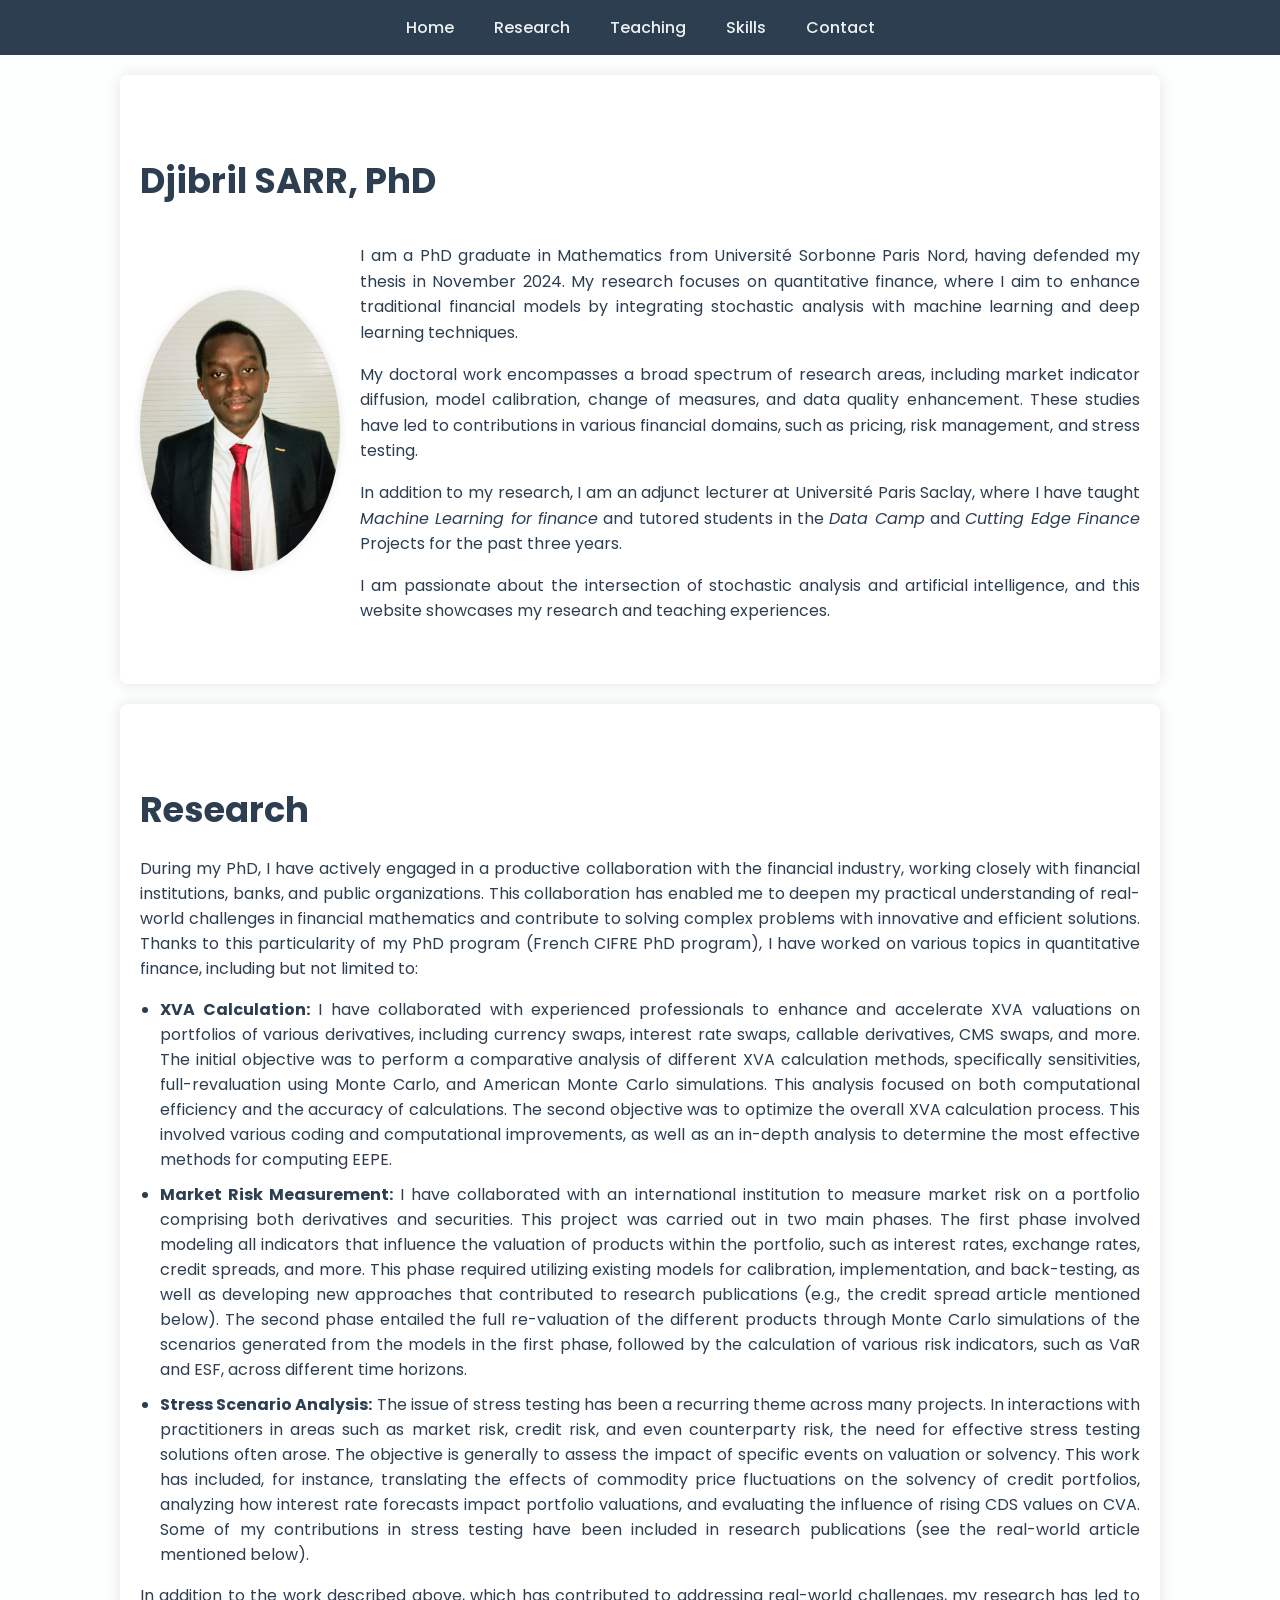
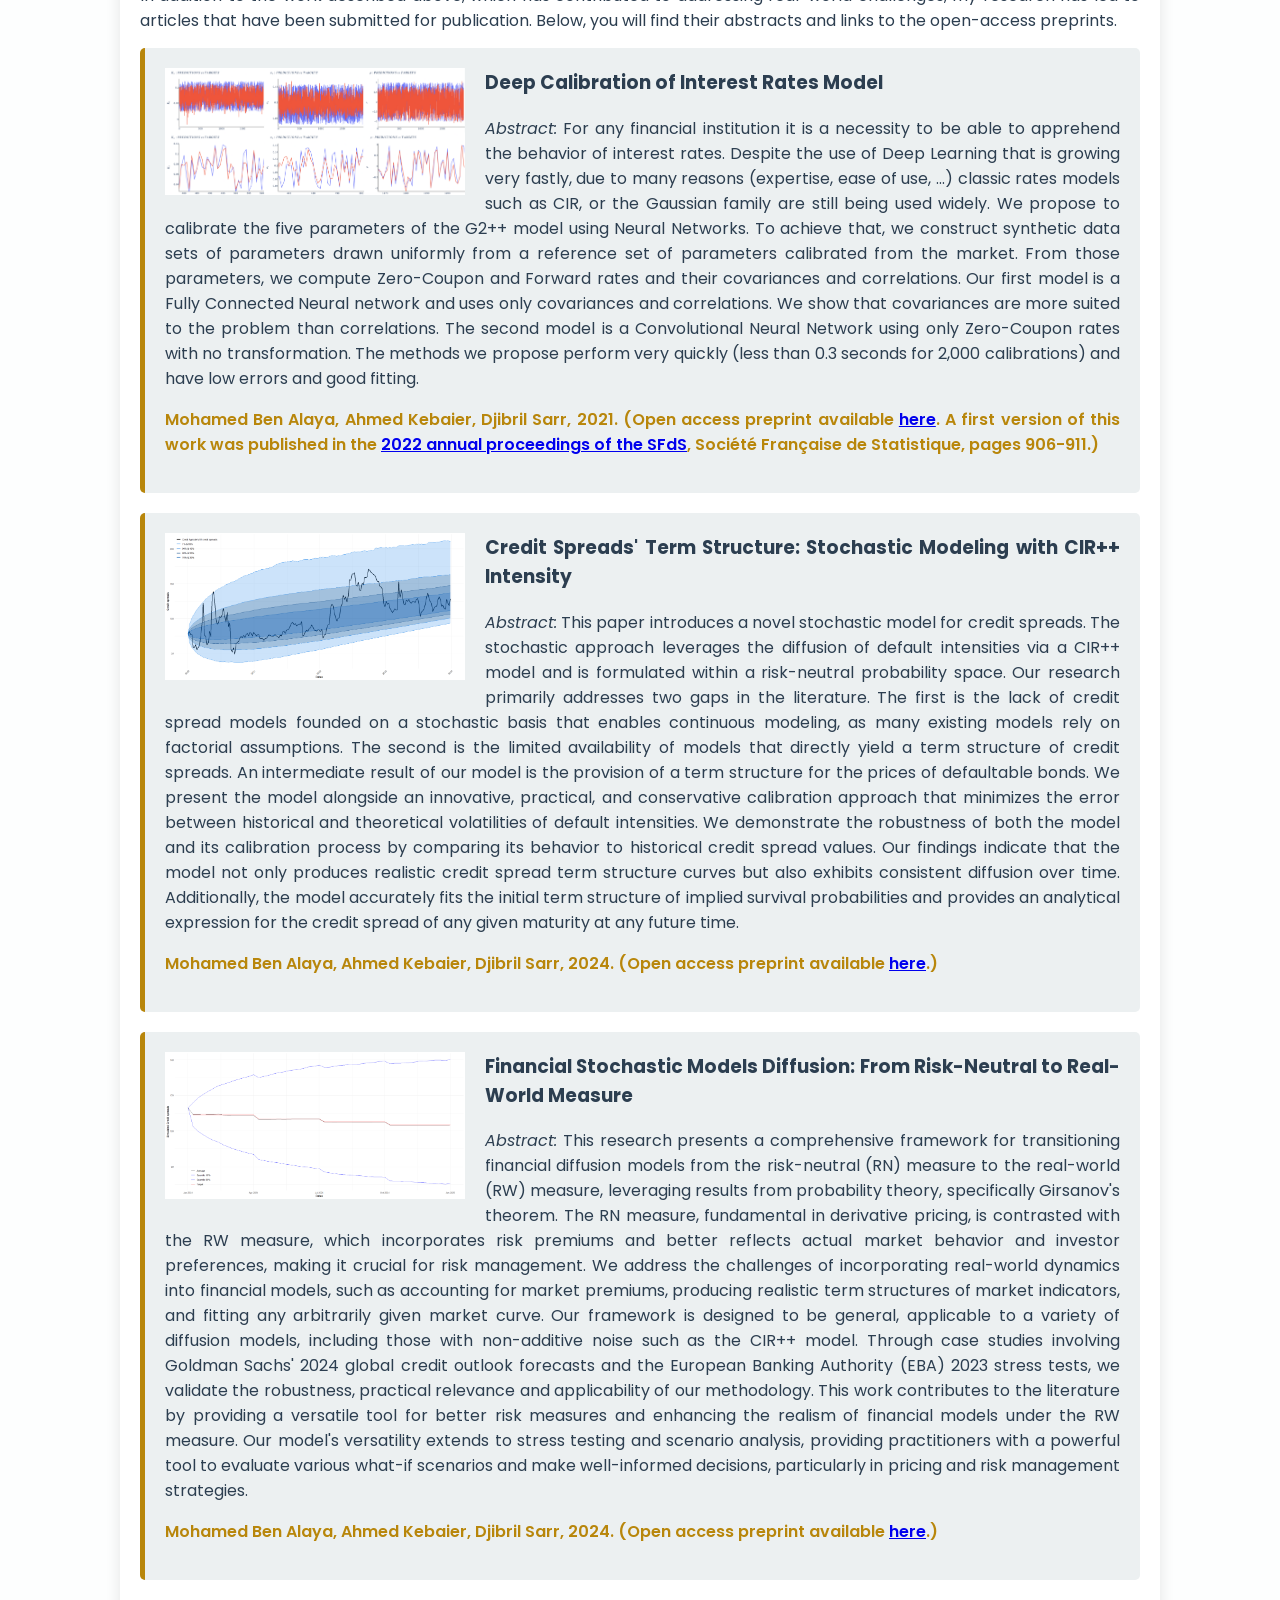
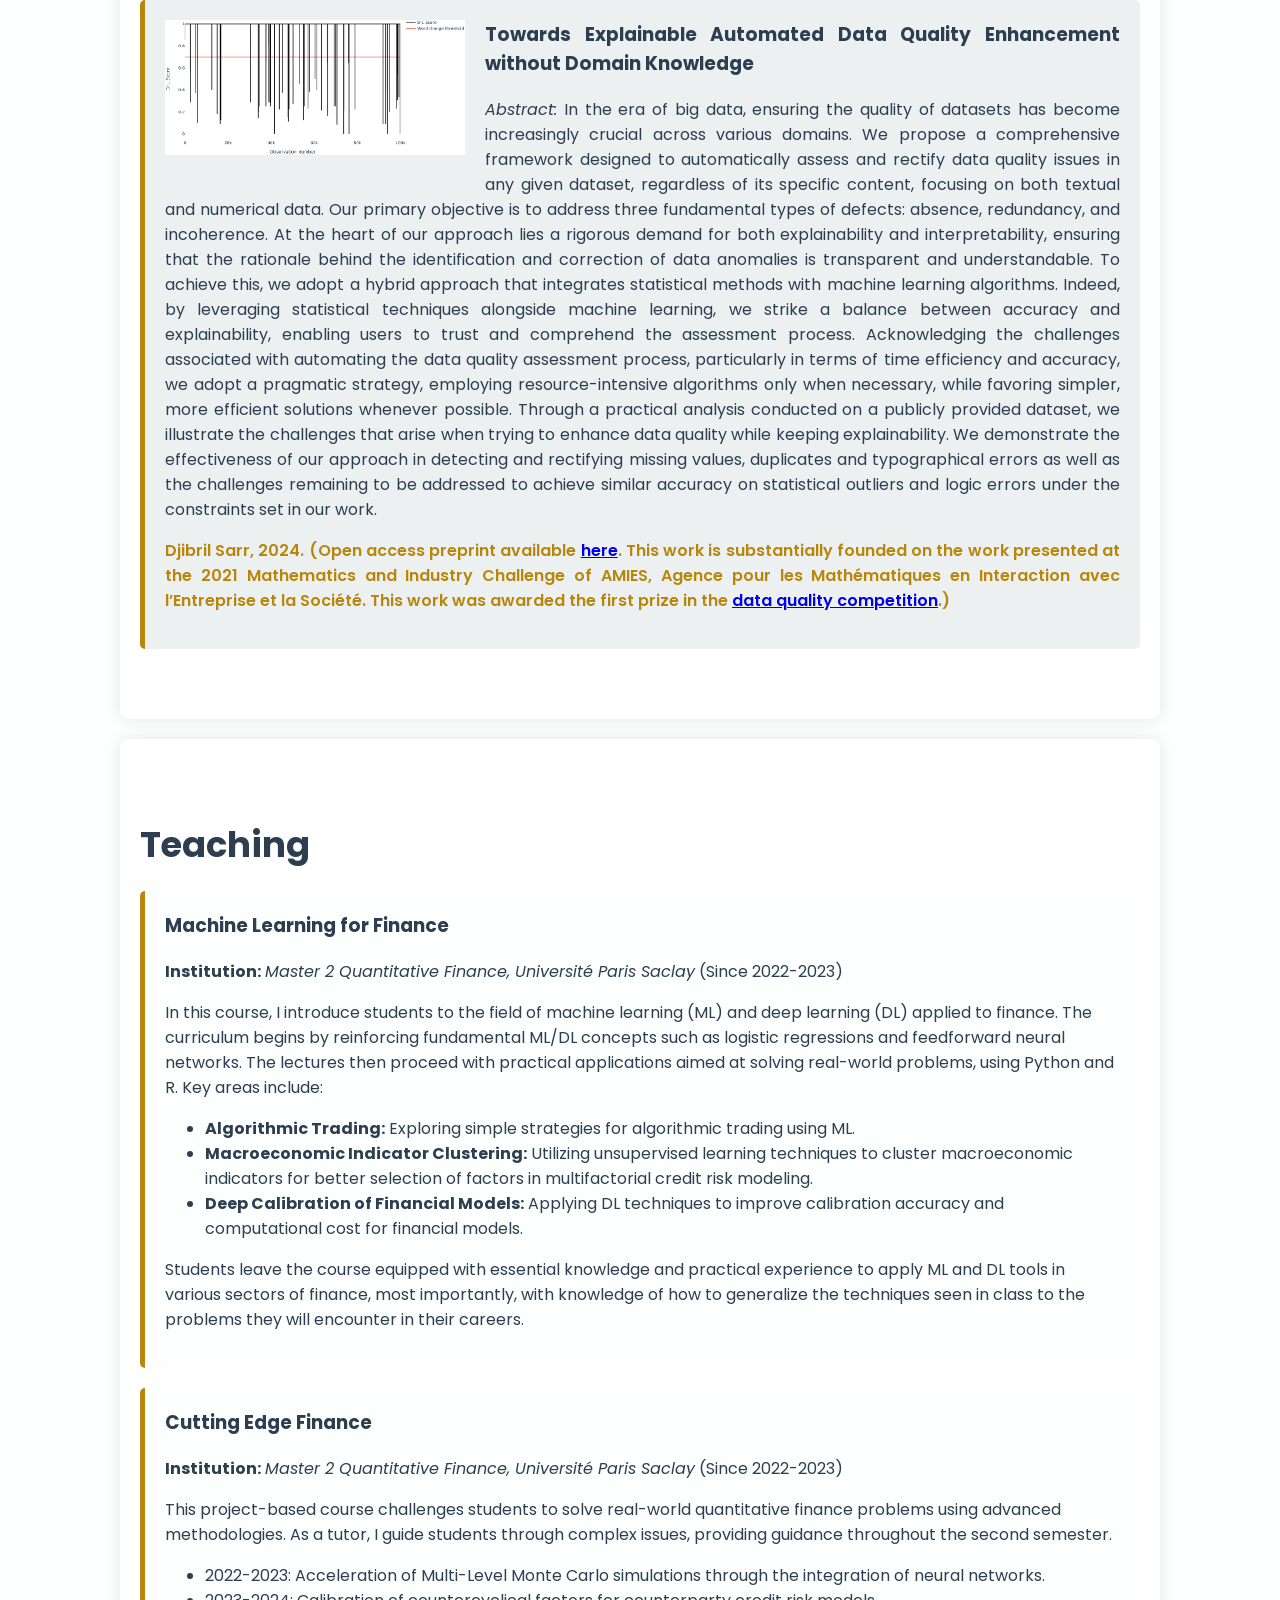
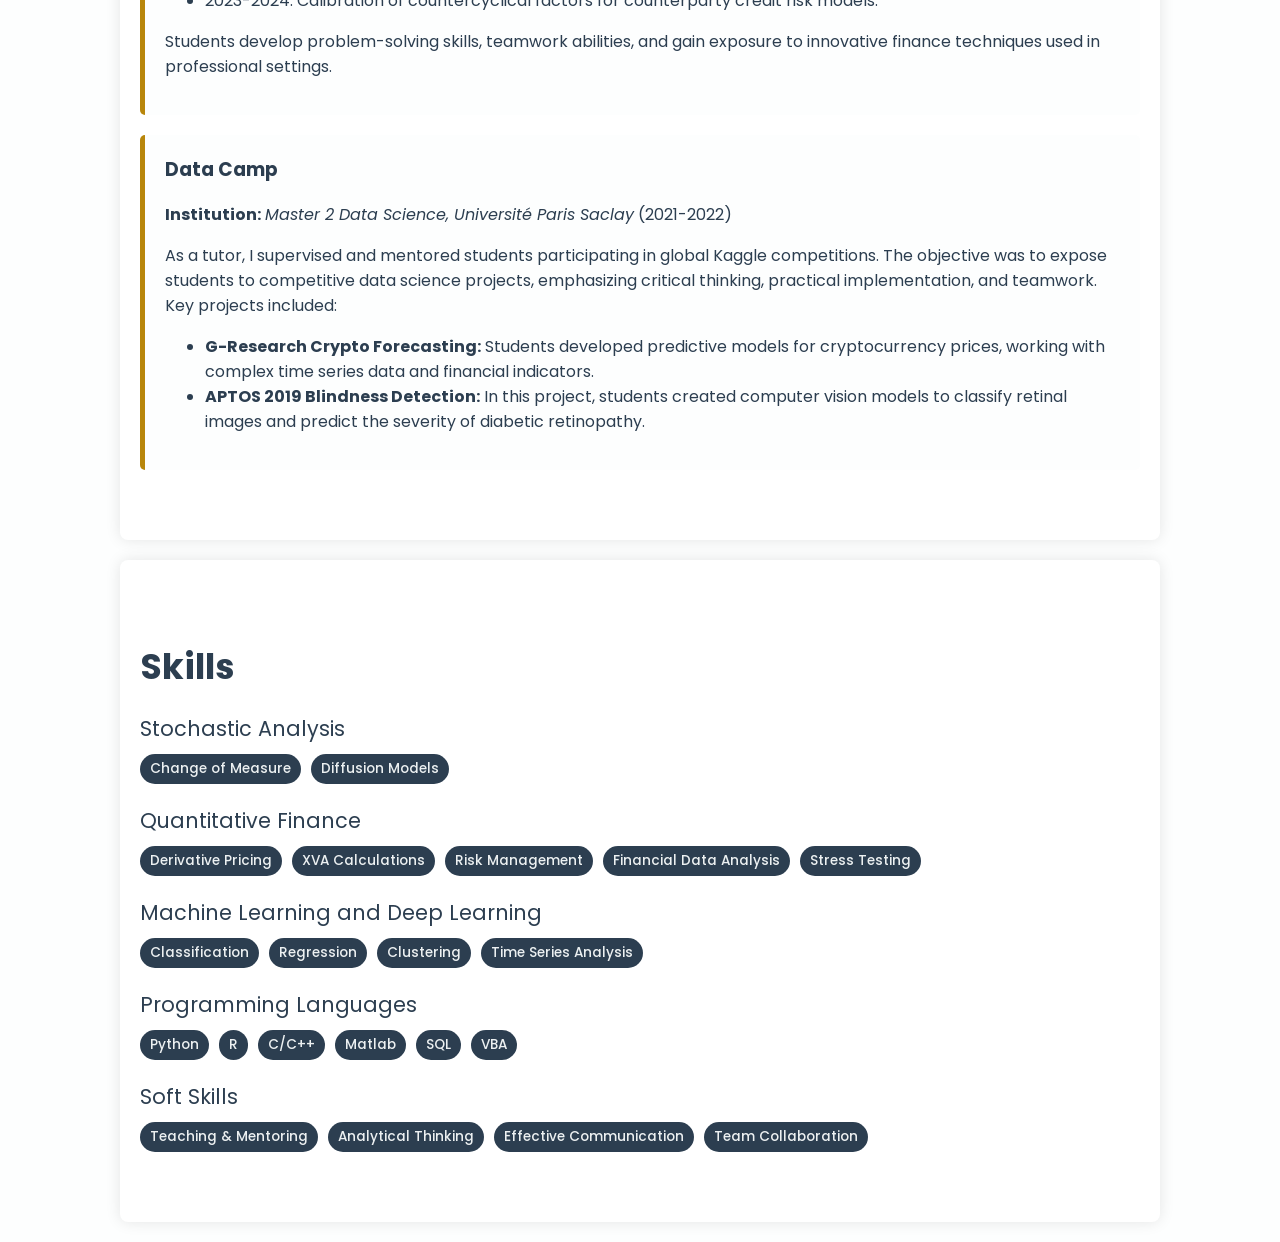
<file: index.html>
<!DOCTYPE html>
<html lang="en">
<head>
    <meta charset="UTF-8">
    <meta name="viewport" content="width=device-width, initial-scale=1.0">
    <title>Djibril SARR</title>
    <link href="https://fonts.googleapis.com/css2?family=Poppins:wght@300;400;500;600;700&display=swap" rel="stylesheet">
    <style>
        /* General Styles */
        body {
            font-family: 'Poppins', sans-serif;
            margin: 0;
            padding: 0;
            background-color: #FDFEFE;
            color: #2C3E50;
        }

        /* Navigation Bar */
        nav {
            background: #2C3E50;
            padding: 15px;
            display: flex;
            justify-content: center;
            position: sticky;
            top: 0;
            z-index: 1000;
        }

        nav a {
            color: #ECF0F1;
            text-decoration: none;
            margin: 0 20px;
            font-weight: 500;
            transition: color 0.3s;
        }

        nav a:hover {
            color: #F39C12;
        }

        /* Section Styling */
        section {
            padding: 50px 20px;
            margin: 20px auto;
            max-width: 1000px;
            background: #FFFFFF;
            border-radius: 8px;
            box-shadow: 0 0 15px rgba(0, 0, 0, 0.1);
        }

        section h2 {
            font-size: 2.2rem;
            color: #2C3E50;
            margin-bottom: 20px;
        }

        /* Intro Section */
        #home .profile {
            display: flex;
            flex-wrap: wrap;
            gap: 20px;
            align-items: center;
        }

        #home .profile img {
            width: 200px;
            border-radius: 50%;
            box-shadow: 0 0 10px rgba(0, 0, 0, 0.1);
        }

        #home .intro {
            flex: 1;
        }

        #home .intro p {
            font-size: 1rem;
            line-height: 1.6;
            margin-bottom: 10px;
            text-align: justify;
        }

        /* Skills Section */
        .skills-section {
            margin-top: 20px;
        }

        .skills-category {
            margin-bottom: 20px;
        }

        .skills-category h3 {
            font-size: 1.3rem;
            color: #2C3E50;
            font-weight: 400; /* Normal font weight (not bold) */
            margin-bottom: 10px;
        }

        .skills-group {
            display: flex;
            flex-wrap: wrap;
            gap: 10px;
        }

        .skill {
            background: #2C3E50;
            color: #ECF0F1;
            padding: 5px 10px;
            border-radius: 15px;
            font-size: 0.85rem;
            font-weight: 500;
        }

        /* Contact Form */
        .contact-form {
            display: grid;
            grid-template-columns: 1fr;
            gap: 10px;
        }

        .contact-form input, .contact-form textarea {
            padding: 15px;
            border: 1px solid #ddd;
            border-radius: 4px;
            font-size: 1rem;
            width: 100%;
        }

        .contact-form button {
            padding: 15px 20px;
            border: none;
            background: #2C3E50;
            color: #fff;
            font-size: 1rem;
            cursor: pointer;
            border-radius: 4px;
        }

        .contact-form button:hover {
            background: #F39C12;
        }

        /* Research Section */
        .research-intro {
            text-align: justify; /* Justify the text */
        }

        .research-intro p, .research-intro ul {
            margin-bottom: 15px;
        }

        .research-intro ul {
            list-style-type: disc;
            padding-left: 20px;
        }

        .research-intro ul li {
            margin-bottom: 10px;
        }

        .research-intro strong {
            color: #2C3E50; /* Emphasize the bold text */
        }

        .research-item {
            margin-bottom: 20px;
            padding: 20px;
            background: #ECF0F1;
            border-left: 5px solid #B8860B;
            border-radius: 5px;
            transition: background 0.3s;
            text-align: justify; /* Justifies the text alignment */
            overflow: hidden; /* Prevents overflow */
            position: relative;
        }

        .research-item .citation {
            color: #B8860B;
            font-weight: 600;
        }

        .research-item:hover {
            background: #D5DDE5;
        }

        .research-item h3 {
            margin-top: 0;
        }

        .image-container {
            position: relative;
            display: inline-block;
            width: 300px; /* Set initial image width */
            float: left;
            margin: 0 20px 10px 0;
            cursor: pointer; /* Indicate that the image is clickable */
            transition: all 0.3s ease; /* Smooth transition for all properties */
        }

        .image-container img {
            width: 100%; /* Image width adapts to container */
            transition: transform 0.3s ease; /* Smooth zoom effect */
        }

        .image-container img:hover {
            transform: none; /* Disable image scaling */
        }

        .hover-text {
            position: absolute;
            bottom: 0; /* Position at the bottom */
            left: 0;
            width: 100%;
            background: rgba(0, 0, 0, 0.7); /* Dark semi-transparent background */
            color: #FFF;
            display: flex; /* Center the text */
            justify-content: center;
            align-items: center;
            text-align: center;
            opacity: 0; /* Start with opacity 0 */
            transition: opacity 0.3s ease, padding-top 0.3s ease; /* Smooth fade-in and padding transition */
            font-size: 1.2rem; /* Initial font size */
            padding: 0; /* Initial padding */
        }

        .image-container:hover .hover-text {
            opacity: 1; /* Make the text visible */
            padding-top: 7px; /* Add padding on hover */
        }

        .image-container:hover {
            width: 100%; /* Expand image container to full width */
            float: none; /* Remove floating */
        }

        .hover-text p {
            margin: 0; /* Remove default paragraph margin */
            padding: 0;
            font-size: 0.7rem;
            line-height: 1.4;
        }

        .teaching-item {
            margin-bottom: 20px;
            padding: 20px;
            background: #FDFEFE;
            border-left: 5px solid #B8860B;
            border-radius: 5px;
            transition: background 0.3s;
        }

        .teaching-item:hover {
            background: #E9D8A6;
        }

        .teaching-item h3 {
            margin-top: 0;
        }

        .download-button {
            background: #B8860B;
            color: #fff;
            padding: 10px 20px;
            border: none;
            border-radius: 4px;
            cursor: pointer;
            transition: background 0.3s;
        }

        .download-button:hover {
            background: #DAA520;
        }

        /* Responsive Design */
        @media (max-width: 768px) {
            #home .profile {
                flex-direction: column;
                align-items: center;
                text-align: center;
            }

            #home .profile img {
                margin-bottom: 20px;
            }
        }
		
		/* Contact Form */
		.contact-form {
			display: flex;
			flex-direction: column;
			gap: 10px;
			max-width: 100%; /* Ensure the form doesn't overflow the width */
			width: 100%; /* Allow the form to use the full width of its container */
			padding: 20px;
			box-sizing: border-box; /* Includes padding in the width calculation */
		}

		.contact-form input,
		.contact-form textarea {
			width: 100%; /* Make inputs and textarea fill the form width */
			max-width: 100%; /* Prevent inputs from going beyond their container */
			padding: 15px;
			border: 1px solid #ddd;
			border-radius: 4px;
			font-size: 1rem;
			box-sizing: border-box; /* Ensure padding doesn't increase the width */
		}

		.contact-form button {
			padding: 15px 20px;
			border: none;
			background: #2C3E50;
			color: #fff;
			font-size: 1rem;
			cursor: pointer;
			border-radius: 4px;
			transition: background 0.3s;
		}

		.contact-form button:hover {
			background: #F39C12;
		}

		/* Responsive Design */
		@media (max-width: 768px) {
			.contact-form {
				padding: 10px; /* Reduce padding on smaller screens */
			}
		}
		  #contact {
        text-align: center;
        padding: 40px;
        background-color: #f2f2f2;
        border-radius: 8px;
        max-width: 600px;
        margin: 0 auto;
		}

		#contact a {
			color: #2C3E50;
			text-decoration: none;
			font-weight: bold;
			font-size: 1.2rem;
		}

		#contact a:hover {
			color: #F39C12;
			text-decoration: underline;
		}
					
		
		
    </style>
</head>
<body>

    <!-- Navigation -->
    <nav>
        <a href="#home">Home</a>
        <a href="#research">Research</a>
        <a href="#teaching">Teaching</a>
        <a href="#skills">Skills</a>
        <a href="#contact">Contact</a>
    </nav>

    <!-- Home Section -->
    <section id="home">
        <h2>Djibril SARR, PhD</h2>
        <div class="profile">
            <img src="pp.jpeg" alt="Profile Photo">
            <div class="intro">
                <p>
                    I am a PhD graduate in Mathematics from Université Sorbonne Paris Nord, having defended my thesis in November 2024. My research focuses on quantitative finance, where I aim to enhance traditional financial models by integrating stochastic analysis with machine learning and deep learning techniques.
                </p>
                <p>
                    My doctoral work encompasses a broad spectrum of research areas, including market indicator diffusion, model calibration, change of measures, and data quality enhancement. These studies have led to contributions in various financial domains, such as pricing, risk management, and stress testing.
                </p>
                <p>
                    In addition to my research, I am an adjunct lecturer at Université Paris Saclay, where I have taught <i>Machine Learning for finance</i> and tutored students in the <i>Data Camp</i> and <i>Cutting Edge Finance</i> Projects for the past three years.
                </p>
                <p>
                    I am passionate about the intersection of stochastic analysis and artificial intelligence, and this website showcases my research and teaching experiences.
                </p>
            </div>
        </div>
    </section>

    <!-- Research Section -->
    <section id="research">
        <h2>Research</h2>
        <!-- Research Introduction Block -->
        <div class="research-intro">
            <p>
                During my PhD, I have actively engaged in a productive collaboration with the financial industry, working closely with financial institutions, banks, and public organizations. This collaboration has enabled me to deepen my practical understanding of real-world challenges in financial mathematics and contribute to solving complex problems with innovative and efficient solutions. Thanks to this particularity of my PhD program (French CIFRE PhD program), I have worked on various topics in quantitative finance, including but not limited to:
            </p>
            <ul>
                <li><strong>XVA Calculation:</strong> I have collaborated with experienced professionals to enhance and accelerate XVA valuations on portfolios of various derivatives, including currency swaps, interest rate swaps, callable derivatives, CMS swaps, and more. The initial objective was to perform a comparative analysis of different XVA calculation methods, specifically sensitivities, full-revaluation using Monte Carlo, and American Monte Carlo simulations. This analysis focused on both computational efficiency and the accuracy of calculations. The second objective was to optimize the overall XVA calculation process. This involved various coding and computational improvements, as well as an in-depth analysis to determine the most effective methods for computing EEPE.</li>
                <li><strong>Market Risk Measurement:</strong> I have collaborated with an international institution to measure market risk on a portfolio comprising both derivatives and securities. This project was carried out in two main phases. The first phase involved modeling all indicators that influence the valuation of products within the portfolio, such as interest rates, exchange rates, credit spreads, and more. This phase required utilizing existing models for calibration, implementation, and back-testing, as well as developing new approaches that contributed to research publications (e.g., the credit spread article mentioned below). The second phase entailed the full re-valuation of the different products through Monte Carlo simulations of the scenarios generated from the models in the first phase, followed by the calculation of various risk indicators, such as VaR and ESF, across different time horizons.</li>
                <li><strong>Stress Scenario Analysis:</strong> The issue of stress testing has been a recurring theme across many projects. In interactions with practitioners in areas such as market risk, credit risk, and even counterparty risk, the need for effective stress testing solutions often arose. The objective is generally to assess the impact of specific events on valuation or solvency. This work has included, for instance, translating the effects of commodity price fluctuations on the solvency of credit portfolios, analyzing how interest rate forecasts impact portfolio valuations, and evaluating the influence of rising CDS values on CVA. Some of my contributions in stress testing have been included in research publications (see the real-world article mentioned below).</li>
            </ul>
            <p>
                In addition to the work described above, which has contributed to addressing real-world challenges, my research has led to articles that have been submitted for publication. Below, you will find their abstracts and links to the open-access preprints.
            </p>
        </div>
        <!-- Research Articles Begin Here -->
        <div class="research-item">
            <div class="image-container">
                <img src="rescovzc.png" alt="Research Image 3">
                <div class="hover-text">
                    <p>This figure compares some of the G2++ model parameters calibrated using our deep learning approach against the actual parameters (the second row is a zoomed-in version of the graphic in the first row).</p>
                </div>
            </div>
            <h3>Deep Calibration of Interest Rates Model</h3>
            <p><em>Abstract:</em> For any financial institution it is a necessity to be able to apprehend the behavior of interest rates. Despite the use of Deep Learning that is growing very fastly, due to many reasons (expertise, ease of use, ...) classic rates models such as CIR, or the Gaussian family are still being used widely. We propose to calibrate the five parameters of the G2++ model using Neural Networks. To achieve that, we construct synthetic data sets of parameters drawn uniformly from a reference set of parameters calibrated from the market. From those parameters, we compute Zero-Coupon and Forward rates and their covariances and correlations. Our first model is a Fully Connected Neural network and uses only covariances and correlations. We show that covariances are more suited to the problem than correlations. The second model is a Convolutional Neural Network using only Zero-Coupon rates with no transformation. The methods we propose perform very quickly (less than 0.3 seconds for 2,000 calibrations) and have low errors and good fitting. </p>
            <p><span class="citation">Mohamed Ben Alaya, Ahmed Kebaier, Djibril Sarr, 2021. (Open access preprint available <a href="https://arxiv.org/abs/2110.15133" target="_blank">here</a>. A first version of this work was published in the <a href="https://jds22.sciencesconf.org/" target="_blank">2022 annual proceedings of the SFdS</a>, Société Française de Statistique, pages 906-911.)</span></p>
        </div>

        <div class="research-item">
            <div class="image-container">
                <img src="bcktst_rnp.png" alt="Research Illustration">
                <div class="hover-text">
                    <p>This figure shows the back-testing of the model, highlighting how the simulated credit spreads (shades of blue) closely follow and encompass the actual credit spread curve (black line) over time.</p>
                </div>
            </div>
            <h3>Credit Spreads' Term Structure: Stochastic Modeling with CIR++ Intensity</h3>
            <p><em>Abstract:</em> This paper introduces a novel stochastic model for credit spreads. The stochastic approach leverages the diffusion of default intensities via a CIR++ model and is formulated within a risk-neutral probability space. Our research primarily addresses two gaps in the literature. The first is the lack of credit spread models founded on a stochastic basis that enables continuous modeling, as many existing models rely on factorial assumptions. The second is the limited availability of models that directly yield a term structure of credit spreads. An intermediate result of our model is the provision of a term structure for the prices of defaultable bonds. We present the model alongside an innovative, practical, and conservative calibration approach that minimizes the error between historical and theoretical volatilities of default intensities. We demonstrate the robustness of both the model and its calibration process by comparing its behavior to historical credit spread values. Our findings indicate that the model not only produces realistic credit spread term structure curves but also exhibits consistent diffusion over time. Additionally, the model accurately fits the initial term structure of implied survival probabilities and provides an analytical expression for the credit spread of any given maturity at any future time. </p>
            <p><span class="citation">Mohamed Ben Alaya, Ahmed Kebaier, Djibril Sarr, 2024. (Open access preprint available <a href="https://arxiv.org/abs/2409.09179" target="_blank">here</a>.)</span></p>
        </div>

        <div class="research-item">
            <div class="image-container">
                <img src="RW_CS_GS_1.png" alt="Research Image 4">
                <div class="hover-text">
                    <p>This figure shows how the expectation of the Real-World model (black line) closely matches any given credit spread (red line). The blue lines represent the 10% and 90% quantiles of the simulated credit spreads.</p>
                </div>
            </div>
            <h3>Financial Stochastic Models Diffusion: From Risk-Neutral to Real-World Measure</h3>
            <p><em>Abstract:</em> This research presents a comprehensive framework for transitioning financial diffusion models from the risk-neutral (RN) measure to the real-world (RW) measure, leveraging results from probability theory, specifically Girsanov's theorem. The RN measure, fundamental in derivative pricing, is contrasted with the RW measure, which incorporates risk premiums and better reflects actual market behavior and investor preferences, making it crucial for risk management. We address the challenges of incorporating real-world dynamics into financial models, such as accounting for market premiums, producing realistic term structures of market indicators, and fitting any arbitrarily given market curve. Our framework is designed to be general, applicable to a variety of diffusion models, including those with non-additive noise such as the CIR++ model. Through case studies involving Goldman Sachs' 2024 global credit outlook forecasts and the European Banking Authority (EBA) 2023 stress tests, we validate the robustness, practical relevance and applicability of our methodology. This work contributes to the literature by providing a versatile tool for better risk measures and enhancing the realism of financial models under the RW measure. Our model's versatility extends to stress testing and scenario analysis, providing practitioners with a powerful tool to evaluate various what-if scenarios and make well-informed decisions, particularly in pricing and risk management strategies.  </p>
            <p><span class="citation">Mohamed Ben Alaya, Ahmed Kebaier, Djibril Sarr, 2024. (Open access preprint available <a href="https://arxiv.org/abs/2409.12783" target="_blank">here</a>.)</span></p>
        </div>

        <div class="research-item">
            <div class="image-container">
                <img src="DL_jumps_2_cut.png" alt="Research Image 2">
                <div class="hover-text">
                    <p>This figure shows a step in our typo detection algorithm. High Damerau-Levenshtein scores (black line) indicate word variations; drops below the threshold (red line) suggest different words.</p>
                </div>
            </div>
            <h3>Towards Explainable Automated Data Quality Enhancement without Domain Knowledge</h3>
            <p><em>Abstract:</em> In the era of big data, ensuring the quality of datasets has become increasingly crucial across various domains. We propose a comprehensive framework designed to automatically assess and rectify data quality issues in any given dataset, regardless of its specific content, focusing on both textual and numerical data. Our primary objective is to address three fundamental types of defects: absence, redundancy, and incoherence. At the heart of our approach lies a rigorous demand for both explainability and interpretability, ensuring that the rationale behind the identification and correction of data anomalies is transparent and understandable. To achieve this, we adopt a hybrid approach that integrates statistical methods with machine learning algorithms. Indeed, by leveraging statistical techniques alongside machine learning, we strike a balance between accuracy and explainability, enabling users to trust and comprehend the assessment process. Acknowledging the challenges associated with automating the data quality assessment process, particularly in terms of time efficiency and accuracy, we adopt a pragmatic strategy, employing resource-intensive algorithms only when necessary, while favoring simpler, more efficient solutions whenever possible. Through a practical analysis conducted on a publicly provided dataset, we illustrate the challenges that arise when trying to enhance data quality while keeping explainability. We demonstrate the effectiveness of our approach in detecting and rectifying missing values, duplicates and typographical errors as well as the challenges remaining to be addressed to achieve similar accuracy on statistical outliers and logic errors under the constraints set in our work.  </p>
            <p><span class="citation">Djibril Sarr, 2024. (Open access preprint available <a href="https://arxiv.org/abs/2409.10139" target="_blank">here</a>. This work is substantially founded on the work presented at the 2021 Mathematics and Industry Challenge of AMIES, Agence pour les Mathématiques en Interaction avec l’Entreprise et la Société. This work was awarded the first prize in the <a href="https://challenge-maths.sciencesconf.org/?lang=fr" target="_blank">data quality competition</a>.)</span></p>
        </div>
    </section>

    <!-- Teaching Section -->
    <section id="teaching">
        <h2>Teaching</h2>

        <div class="teaching-item">
            <h3>Machine Learning for Finance</h3>
            <p><strong>Institution:</strong> <i>Master 2 Quantitative Finance, Université Paris Saclay</i> (Since 2022-2023)</p>
            <p>
                In this course, I introduce students to the field of machine learning (ML) and deep learning (DL) applied to finance. 
                The curriculum begins by reinforcing fundamental ML/DL concepts such as logistic regressions and feedforward neural networks. 
                The lectures then proceed with practical applications aimed at solving real-world problems, using Python and R. Key areas include:
            </p>
            <ul>
                <li><strong>Algorithmic Trading:</strong> Exploring simple strategies for algorithmic trading using ML.</li>
                <li><strong>Macroeconomic Indicator Clustering:</strong> Utilizing unsupervised learning techniques to cluster macroeconomic indicators for better selection of factors in multifactorial credit risk modeling.</li>
                <li><strong>Deep Calibration of Financial Models:</strong> Applying DL techniques to improve calibration accuracy and computational cost for financial models.</li>
            </ul>
            <p>
                Students leave the course equipped with essential knowledge and practical experience to apply ML and DL tools in various sectors of finance, most importantly, with knowledge of how to generalize the techniques seen in class to the problems they will encounter in their careers.
            </p>
            <!-- <button class="download-button">Download Course Material</button> -->
        </div>

        <div class="teaching-item">
            <h3>Cutting Edge Finance</h3>
            <p><strong>Institution:</strong> <i>Master 2 Quantitative Finance, Université Paris Saclay</i> (Since 2022-2023)</p>
            <p>
                This project-based course challenges students to solve real-world quantitative finance problems using advanced methodologies. As a tutor, I guide students through complex issues, providing guidance throughout the second semester.
            </p>
            <ul>
                <li>2022-2023: Acceleration of Multi-Level Monte Carlo simulations through the integration of neural networks.</li>
                <li>2023-2024: Calibration of countercyclical factors for counterparty credit risk models.</li>
            </ul>
            <p>
                Students develop problem-solving skills, teamwork abilities, and gain exposure to innovative finance techniques used in professional settings.
            </p>
        </div>

        <div class="teaching-item">
            <h3>Data Camp</h3>
            <p><strong>Institution:</strong> <i>Master 2 Data Science, Université Paris Saclay</i> (2021-2022)</p>
            <p>
                As a tutor, I supervised and mentored students participating in global Kaggle competitions. The objective was to expose students to competitive data science projects, emphasizing critical thinking, practical implementation, and teamwork. Key projects included:
            </p>
            <ul>
                <li><strong>G-Research Crypto Forecasting:</strong> Students developed predictive models for cryptocurrency prices, working with complex time series data and financial indicators.</li>
                <li><strong>APTOS 2019 Blindness Detection:</strong> In this project, students created computer vision models to classify retinal images and predict the severity of diabetic retinopathy.</li>
            </ul>
        </div>
    </section>

    <!-- Skills Section -->
    <section id="skills">
        <h2>Skills</h2>
        <div class="skills-section">
            <!-- Category: Stochastic Analysis -->
            <div class="skills-category">
                <h3>Stochastic Analysis</h3>
                <div class="skills-group">
                    <span class="skill">Change of Measure</span>
                    <span class="skill">Diffusion Models</span>
                </div>
            </div>

            <!-- Category: Quantitative Finance -->
            <div class="skills-category">
                <h3>Quantitative Finance</h3>
                <div class="skills-group">
                    <span class="skill">Derivative Pricing</span>
                    <span class="skill">XVA Calculations</span>
                    <span class="skill">Risk Management</span>
                    <span class="skill">Financial Data Analysis</span>
                    <span class="skill">Stress Testing</span>
                </div>
            </div>

            <!-- Category: Machine Learning and Deep Learning -->
            <div class="skills-category">
                <h3>Machine Learning and Deep Learning</h3>
                <div class="skills-group">
                    <span class="skill">Classification</span>
                    <span class="skill">Regression</span>
                    <span class="skill">Clustering</span>
                    <span class="skill">Time Series Analysis</span>
                </div>
            </div>

            <!-- Category: Programming Languages -->
            <div class="skills-category">
                <h3>Programming Languages</h3>
                <div class="skills-group">
                    <span class="skill">Python</span>
                    <span class="skill">R</span>
                    <span class="skill">C/C++</span>
                    <span class="skill">Matlab</span>
                    <span class="skill">SQL</span>
                    <span class="skill">VBA</span>
                </div>
            </div>

            <!-- Category: Soft Skills -->
            <div class="skills-category">
                <h3>Soft Skills</h3>
                <div class="skills-group">
                    <span class="skill">Teaching & Mentoring</span>
                    <span class="skill">Analytical Thinking</span>
                    <span class="skill">Effective Communication</span>
                    <span class="skill">Team Collaboration</span>
                </div>
            </div>
        </div>
    </section>

	 <!-- Contact Section -->
	<!--<section id="contact">
		<h2>Contact</h2>
		<p>If you would like to reach me, feel free to send an email to:</p>
		<p><a href="mailto:contact@djibril-sarr.com">contact@djibril-sarr.com</a></p>
	</section>-->


</body>
</html>
</file>
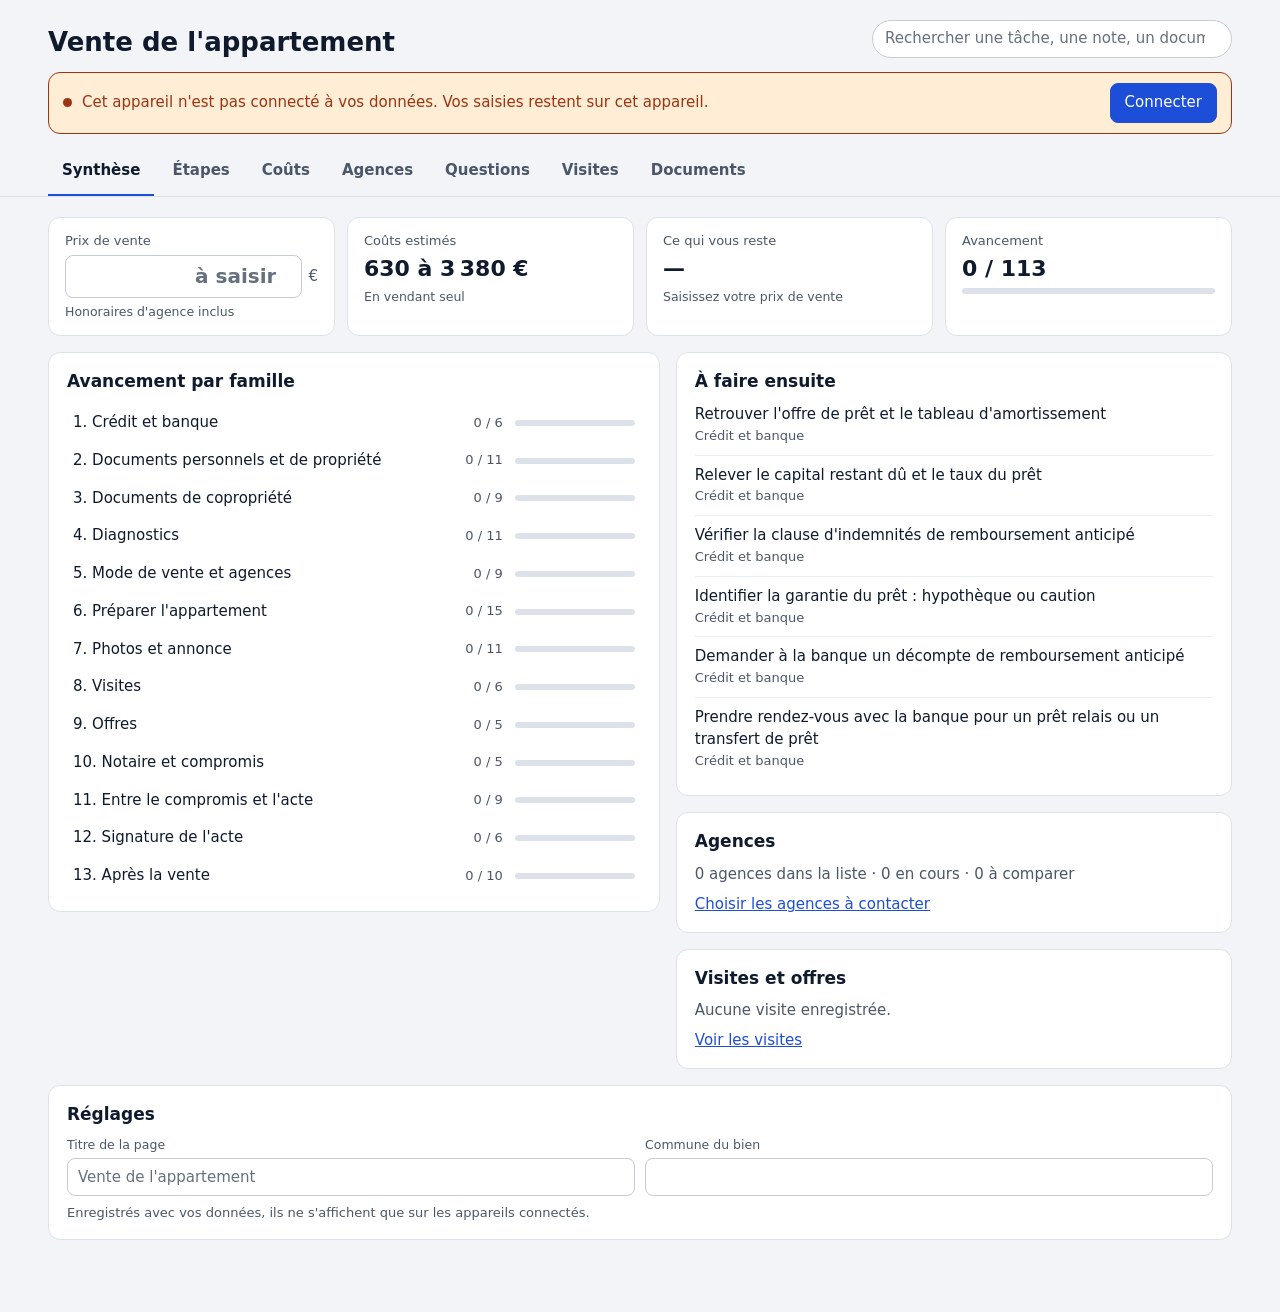
<file: SjgdjLhfjhjdIfnsjhsfjNfjfskCfhsfskLdghsgsV/index.html>
<!doctype html>
<html lang="fr">
<head>
<meta charset="utf-8">
<meta name="viewport" content="width=device-width, initial-scale=1, viewport-fit=cover">
<meta name="robots" content="noindex, nofollow, noarchive">
<meta name="referrer" content="no-referrer">
<title>Suivi de vente</title>
<style>
/* Mise en page : en-tête compact, barre d'onglets collante, un panneau par onglet.
   Grilles larges sur PC, qui s'empilent en une colonne sur téléphone. */
:root {
  --bg: #F2F4F7; --surface: #FFFFFF; --surface-2: #F7F9FB;
  --line: #DDE2EA; --line-soft: #EBEEF3;
  --fg: #0F1B2D; --muted: #4B5768;
  --accent: #1D4ED8; --accent-fg: #FFFFFF; --accent-soft: #E3EBFD;
  --todo-bg: #FFEDD5; --todo-fg: #9A3412;
  --na-bg: #DDE2EA; --na-fg: #1F2A3A;
  --danger: #B42318;
  --field: #FFFFFF; --field-line: #C5CCD8;
  --font-body: "Segoe UI Variable Text", "Segoe UI", system-ui, -apple-system, "Helvetica Neue", Roboto, Arial, sans-serif;
  --font-display: "Segoe UI Variable Display", "Segoe UI", system-ui, -apple-system, "Helvetica Neue", Roboto, Arial, sans-serif;
  color-scheme: light;
}
@media (prefers-color-scheme: dark) {
  :root:not([data-theme="light"]) {
    --bg: #0E141D; --surface: #161E2A; --surface-2: #1B2533;
    --line: #2A3647; --line-soft: #222D3C;
    --fg: #E8EDF4; --muted: #A3AFC0;
    --accent: #7AA2FF; --accent-fg: #0B1220; --accent-soft: #1D2B4A;
    --todo-bg: #4A2A12; --todo-fg: #FFC998;
    --na-bg: #2A3647; --na-fg: #D5DCE6;
    --danger: #FF8A7A;
    --field: #111822; --field-line: #3A475A;
    color-scheme: dark;
  }
}
:root[data-theme="dark"] {
  --bg: #0E141D; --surface: #161E2A; --surface-2: #1B2533;
  --line: #2A3647; --line-soft: #222D3C;
  --fg: #E8EDF4; --muted: #A3AFC0;
  --accent: #7AA2FF; --accent-fg: #0B1220; --accent-soft: #1D2B4A;
  --todo-bg: #4A2A12; --todo-fg: #FFC998;
  --na-bg: #2A3647; --na-fg: #D5DCE6;
  --danger: #FF8A7A;
  --field: #111822; --field-line: #3A475A;
  color-scheme: dark;
}

*, *::before, *::after { box-sizing: border-box; }
html { -webkit-text-size-adjust: 100%; }
[hidden] { display: none !important; }
body { margin: 0; background: var(--bg); color: var(--fg); font-family: var(--font-body); font-size: 15px; line-height: 1.45; }
body::before { content: ""; position: fixed; inset: 0 0 auto; height: env(safe-area-inset-top, 0px); z-index: 10; background: var(--bg); }
h1, h2, h3, p, ul, dl, dd { margin: 0; }
ul { padding: 0; list-style: none; }
a { color: var(--accent); }
button, input, select, textarea { font: inherit; color: inherit; }
:focus-visible { outline: 2px solid var(--accent); outline-offset: 2px; }
.sr { position: absolute; width: 1px; height: 1px; overflow: hidden; clip-path: inset(50%); white-space: nowrap; }
.muted { color: var(--muted); }
.small { font-size: 13px; }

.wrap { max-width: 1240px; margin-inline: auto; padding-left: max(16px, env(safe-area-inset-left, 0px)); padding-right: max(16px, env(safe-area-inset-right, 0px)); }
@media (min-width: 900px) {
  .wrap { padding-left: max(28px, env(safe-area-inset-left, 0px)); padding-right: max(28px, env(safe-area-inset-right, 0px)); }
}

/* En-tête */
.top-in { display: flex; flex-wrap: wrap; align-items: flex-end; justify-content: space-between; gap: 10px 24px; padding-block: 20px 14px; }
.eyebrow { font-size: 12.5px; font-weight: 600; letter-spacing: 0.08em; text-transform: uppercase; color: var(--muted); }
h1 { font-family: var(--font-display); font-size: 26px; line-height: 1.2; font-weight: 700; text-wrap: balance; }
.filebar { display: flex; flex-wrap: wrap; align-items: center; justify-content: space-between; gap: 10px 16px; padding: 10px 14px; margin-bottom: 14px; background: var(--surface); border: 1px solid var(--line); border-radius: 12px; }
.fb-msg { display: flex; align-items: flex-start; gap: 10px; min-width: 0; flex: 1 1 360px; }
.fb-msg p { max-width: 80ch; }
.save-dot { width: 9px; height: 9px; border-radius: 50%; background: var(--muted); flex: 0 0 auto; margin-top: 6px; }
.filebar[data-state="ok"] .save-dot { background: var(--accent); }
.filebar[data-state="warn"] { border-color: var(--todo-fg); background: var(--todo-bg); color: var(--todo-fg); }
.filebar[data-state="warn"] .save-dot { background: var(--todo-fg); }
.filebar[data-state="error"] { border-color: var(--danger); }
.filebar[data-state="error"] .save-dot { background: var(--danger); }
.fb-actions { display: flex; flex-wrap: wrap; gap: 8px; }
.gh-form { margin-bottom: 14px; }
.gh-fields { display: grid; grid-template-columns: repeat(2, minmax(0, 1fr)); gap: 12px; }
@media (max-width: 600px) { .gh-fields { grid-template-columns: minmax(0, 1fr); } }
.gh-actions { display: flex; flex-wrap: wrap; gap: 8px; margin-top: 12px; }
button:disabled { cursor: not-allowed; }
.btn:disabled:hover, .chip:disabled:hover { border-color: var(--field-line); }

/* Onglets */
.tabs { position: sticky; top: env(safe-area-inset-top, 0px); z-index: 5; background: var(--bg); border-bottom: 1px solid var(--line); }
.tabs-in { display: flex; gap: 4px; overflow-x: auto; scrollbar-width: none; }
.tabs a { flex: 0 0 auto; padding: 12px 14px; color: var(--muted); text-decoration: none; font-weight: 600; border-bottom: 2px solid transparent; white-space: nowrap; }
.tabs a:hover { color: var(--fg); }
.tabs a[aria-current="page"] { color: var(--fg); border-bottom-color: var(--accent); }
@media (max-width: 480px) { .tabs-in { gap: 0; } .tabs a { padding: 12px 7px; font-size: 14px; } }

.main { padding-block: 20px 72px; }
.panel { display: flex; flex-direction: column; gap: 16px; }
.card { background: var(--surface); border: 1px solid var(--line); border-radius: 12px; padding: 16px 18px; min-width: 0; }
.card h2 { font-family: var(--font-display); font-size: 17px; font-weight: 600; margin-bottom: 10px; text-wrap: balance; }
.stack { display: flex; flex-direction: column; gap: 16px; min-width: 0; }
.cols { display: grid; grid-template-columns: minmax(0, 1.1fr) minmax(0, 1fr); gap: 16px; align-items: start; }
@media (max-width: 900px) { .cols { grid-template-columns: minmax(0, 1fr); } }

/* Boutons, champs */
.btn { border: 1px solid var(--field-line); background: var(--surface); color: var(--fg); border-radius: 8px; padding: 8px 14px; font-weight: 500; cursor: pointer; min-height: 38px; }
.btn:hover { border-color: var(--fg); }
.btn-primary { background: var(--accent); color: var(--accent-fg); border-color: var(--accent); }
.btn-small { min-height: 30px; padding: 4px 10px; font-size: 13px; }
.btn-link { border: 0; background: transparent; color: var(--danger); padding: 4px 0; cursor: pointer; font-size: 13px; text-decoration: underline; }
.field { display: flex; flex-direction: column; gap: 4px; min-width: 0; }
.field > label, .field > .lab { font-size: 12.5px; font-weight: 500; color: var(--muted); }
.field input, .field select, .field textarea, .money input, .c-poste input {
  width: 100%; min-width: 0; min-height: 38px; padding: 6px 10px; border: 1px solid var(--field-line); border-radius: 8px; background: var(--field); color: var(--fg);
}
.field textarea { resize: vertical; field-sizing: content; min-height: 60px; }
input:disabled { opacity: 0.5; }
input:focus, select:focus, textarea:focus { outline: none; border-color: var(--accent); box-shadow: 0 0 0 3px var(--accent-soft); }
::placeholder { color: var(--muted); opacity: 0.85; }
.money { display: flex; align-items: center; gap: 6px; }
.money input { text-align: right; font-variant-numeric: tabular-nums; }
.money span { color: var(--muted); flex: 0 0 auto; }

.seg { display: inline-flex; gap: 2px; padding: 3px; background: var(--bg); border: 1px solid var(--line); border-radius: 10px; }
.seg button { border: 0; background: transparent; color: var(--muted); font-size: 13px; font-weight: 600; padding: 6px 10px; border-radius: 7px; cursor: pointer; min-height: 32px; white-space: nowrap; }
.seg button:hover { color: var(--fg); }
.seg button[aria-pressed="true"] { background: var(--fg); color: var(--bg); }
.seg button[aria-pressed="true"][data-s="todo"] { background: var(--todo-bg); color: var(--todo-fg); }
.seg button[aria-pressed="true"][data-s="done"] { background: var(--accent); color: var(--accent-fg); }
.seg button[aria-pressed="true"][data-s="na"] { background: var(--na-bg); color: var(--na-fg); }
@media (pointer: coarse) { .seg button { min-height: 44px; } .btn-small { min-height: 40px; } }

.bar { display: block; height: 6px; border-radius: 99px; background: var(--line); overflow: hidden; }
.bar i { display: block; height: 100%; width: 0; background: var(--accent); border-radius: 99px; transition: width 0.2s; }
@media (prefers-reduced-motion: reduce) { .bar i { transition: none; } }

.chips { display: flex; flex-wrap: wrap; gap: 8px; }
.chip { border: 1px solid var(--line); background: var(--surface); color: var(--fg); border-radius: 999px; padding: 6px 13px; font-size: 14px; min-height: 34px; cursor: pointer; }
.chip:hover { border-color: var(--fg); }
.chip[aria-pressed="true"] { background: var(--fg); color: var(--bg); border-color: var(--fg); }
@media (pointer: coarse) { .chip { min-height: 44px; } }

/* Synthèse */
.stats { display: grid; grid-template-columns: repeat(4, minmax(0, 1fr)); gap: 12px; }
@media (max-width: 900px) { .stats { grid-template-columns: repeat(2, minmax(0, 1fr)); } }
@media (max-width: 480px) { .stats { grid-template-columns: minmax(0, 1fr); } }
.stat { background: var(--surface); border: 1px solid var(--line); border-radius: 12px; padding: 14px 16px; display: flex; flex-direction: column; gap: 5px; min-width: 0; }
.stat-label { font-size: 13px; font-weight: 500; color: var(--muted); }
.stat-val { font-family: var(--font-display); font-size: 22px; font-weight: 600; line-height: 1.25; font-variant-numeric: tabular-nums; }
.stat-sub { font-size: 12.5px; color: var(--muted); }
.stat .money input { font-family: var(--font-display); font-size: 20px; font-weight: 600; min-height: 40px; }
.fam-row { display: grid; grid-template-columns: minmax(0, 1fr) auto 120px; align-items: center; gap: 12px; padding: 8px 6px; border-radius: 8px; color: var(--fg); text-decoration: none; }
.fam-row:hover { background: var(--surface-2); }
.fam-row .cnt { font-size: 13px; color: var(--muted); font-variant-numeric: tabular-nums; }
@media (max-width: 480px) { .fam-row { grid-template-columns: minmax(0, 1fr) auto 64px; } }
.next li { padding: 9px 0; border-top: 1px solid var(--line-soft); display: flex; flex-direction: column; gap: 1px; }
.next li:first-child { border-top: 0; padding-top: 0; }
.next a { color: var(--fg); text-decoration: none; font-weight: 500; }
.next a:hover { text-decoration: underline; }
.ag-sum li { display: flex; flex-wrap: wrap; gap: 2px 12px; justify-content: space-between; padding: 8px 0; border-top: 1px solid var(--line-soft); }

/* Étapes */
.steps { display: grid; grid-template-columns: 280px minmax(0, 1fr); gap: 20px; align-items: start; }
.fam-nav { position: sticky; top: calc(env(safe-area-inset-top, 0px) + 64px); display: flex; flex-direction: column; gap: 2px; }
.fam-btn { display: grid; grid-template-columns: 24px minmax(0, 1fr) auto; align-items: center; gap: 8px; width: 100%; text-align: left; border: 0; background: transparent; padding: 8px 10px; border-radius: 8px; cursor: pointer; font-size: 14px; }
.fam-btn:hover { background: var(--surface); }
.fam-btn[aria-pressed="true"] { background: var(--surface); box-shadow: inset 0 0 0 1px var(--line); font-weight: 600; }
.fam-num { font-family: var(--font-display); color: var(--muted); font-variant-numeric: tabular-nums; }
.fam-count { font-size: 12.5px; font-weight: 400; color: var(--muted); font-variant-numeric: tabular-nums; }
.fam-pick { display: none; }
@media (max-width: 900px) {
  .steps { grid-template-columns: minmax(0, 1fr); }
  .fam-nav { display: none; }
  .fam-pick { display: flex; }
}
.fam-head { display: flex; flex-wrap: wrap; align-items: flex-start; justify-content: space-between; gap: 10px 24px; margin-bottom: 10px; }
.fam-head h2 { font-size: 20px; margin-bottom: 2px; }
.fam-titles { min-width: 0; flex: 1 1 320px; }
.fam-prog { display: flex; flex-direction: column; gap: 6px; flex: 0 1 180px; font-size: 13px; color: var(--muted); font-variant-numeric: tabular-nums; }
.note { display: block; width: 100%; min-height: 34px; resize: vertical; field-sizing: content; border: 1px solid transparent; border-bottom-color: var(--line); background: transparent; border-radius: 6px; padding: 6px 8px; font-size: 14px; color: var(--fg); }
.note:hover { border-color: var(--field-line); }
.note:focus { background: var(--field); }
.fam-notewrap { margin-bottom: 6px; }
.item { display: grid; grid-template-columns: minmax(0, 1.25fr) auto minmax(180px, 1fr); gap: 8px 16px; align-items: start; padding: 12px 0; border-top: 1px solid var(--line-soft); }
.item-main { display: flex; flex-direction: column; gap: 2px; min-width: 0; padding-top: 4px; }
.item-label { font-weight: 500; }
.item-hint { font-size: 13px; color: var(--muted); }
.item[data-state="done"] .item-label, .item[data-state="na"] .item-label { color: var(--muted); font-weight: 400; }
@media (max-width: 720px) {
  .item { grid-template-columns: minmax(0, 1fr); }
  .item .seg { display: flex; }
  .item .seg button { flex: 1 1 0; }
}

.item-side { display: flex; flex-direction: column; gap: 4px; min-width: 0; }
.att { display: flex; flex-direction: column; gap: 2px; align-items: flex-start; font-size: 13px; }
.att-row { display: flex; flex-wrap: wrap; gap: 2px 12px; align-items: baseline; max-width: 100%; }
.att-row .doc-main { flex: 0 1 auto; }
.linkbtn { border: 0; background: transparent; padding: 3px 0; color: var(--accent); cursor: pointer; font-size: inherit; text-decoration: underline; text-align: left; overflow-wrap: anywhere; }
.linkbtn:disabled { color: var(--muted); text-decoration: none; }
.doc-err { color: var(--danger); overflow-wrap: anywhere; }
.doc-add { display: flex; flex-wrap: wrap; gap: 12px; align-items: flex-end; }
.doc-add .field { flex: 1 1 280px; }
.doc-row { display: flex; flex-wrap: wrap; gap: 4px 16px; align-items: baseline; justify-content: space-between; padding: 10px 0; border-top: 1px solid var(--line-soft); }
.doc-row:first-child { border-top: 0; padding-top: 0; }
.doc-main { display: flex; flex-direction: column; gap: 1px; min-width: 0; flex: 1 1 300px; align-items: flex-start; }
@media (pointer: coarse) { .linkbtn { padding: 10px 0; } }

/* Recherche, visites, comparatif, aperçu */
.search { flex: 0 1 360px; min-width: 0; }
.search input { width: 100%; min-height: 38px; padding: 6px 12px; border: 1px solid var(--field-line); border-radius: 999px; background: var(--field); color: var(--fg); }
@media (max-width: 640px) { .search { flex: 1 1 100%; } }
.hit { display: flex; gap: 12px; align-items: baseline; width: 100%; text-align: left; border: 0; border-top: 1px solid var(--line-soft); background: transparent; padding: 10px 6px; cursor: pointer; }
.hit:hover { background: var(--surface-2); }
.hit-type { flex: 0 0 82px; font-size: 12px; font-weight: 600; letter-spacing: 0.06em; text-transform: uppercase; color: var(--muted); }
.hit-main { display: flex; flex-direction: column; gap: 1px; min-width: 0; overflow-wrap: anywhere; }
.hit-title { font-weight: 500; }
#search-list { margin-top: 10px; }
.flash { outline: 2px solid var(--accent); outline-offset: 3px; border-radius: 8px; }
.ag-empty { display: flex; flex-direction: column; gap: 12px; grid-column: 1 / -1; }
.vis-head { display: flex; flex-wrap: wrap; align-items: center; justify-content: space-between; gap: 12px; }
.vis-head h2 { margin-bottom: 2px; }
.cmp { width: 100%; min-width: 720px; border-collapse: collapse; font-size: 14px; }
.cmp th, .cmp td { padding: 10px 12px; text-align: left; vertical-align: top; border-top: 1px solid var(--line-soft); font-weight: 400; }
.cmp thead th { border-top: 0; font-size: 12px; font-weight: 600; letter-spacing: 0.06em; text-transform: uppercase; color: var(--muted); white-space: nowrap; }
.cmp .num { text-align: right; white-space: nowrap; font-variant-numeric: tabular-nums; }
.cmp tbody th { font-weight: 600; }
.cmp th:first-child { padding-left: 0; }
.cmp .best { font-weight: 700; }
.best-tag { display: block; font-size: 12px; font-weight: 500; color: var(--accent); }
dialog#viewer { width: min(1000px, 96vw); height: min(900px, 90vh); max-width: none; max-height: none; padding: 0; border: 1px solid var(--line); border-radius: 12px; background: var(--surface); color: var(--fg); overflow: hidden; }
dialog#viewer[open] { display: flex; flex-direction: column; }
dialog#viewer::backdrop { background: rgba(8, 12, 20, 0.6); }
.viewer-head { display: flex; flex-wrap: wrap; align-items: center; justify-content: space-between; gap: 8px 16px; padding: 10px 14px; border-bottom: 1px solid var(--line); }
.viewer-head h2 { font-family: var(--font-display); font-size: 16px; font-weight: 600; min-width: 0; overflow-wrap: anywhere; flex: 1 1 200px; }
.viewer-actions { display: flex; flex-wrap: wrap; gap: 8px; }
.viewer-actions a.btn { text-decoration: none; display: inline-flex; align-items: center; }
.viewer-body { flex: 1 1 auto; min-height: 0; overflow: auto; display: flex; flex-direction: column; background: var(--surface-2); }
.viewer-body iframe { flex: 1 1 auto; width: 100%; min-height: 0; border: 0; background: #FFFFFF; }
.viewer-body img { display: block; max-width: 100%; height: auto; margin: 0 auto; }
.viewer-body pre { margin: 0; padding: 14px; white-space: pre-wrap; overflow-wrap: anywhere; font-size: 13px; }
.viewer-msg, .viewer-hint { padding: 10px 14px; }

/* Coûts */
.params { display: grid; grid-template-columns: repeat(5, minmax(0, 1fr)); gap: 14px; align-items: end; }
@media (max-width: 1000px) { .params { grid-template-columns: repeat(2, minmax(0, 1fr)); } }
@media (max-width: 480px) { .params { grid-template-columns: minmax(0, 1fr); } }
.table-card { padding: 0; overflow: hidden; }
.table-scroll { overflow-x: auto; }
.costs { width: 100%; border-collapse: collapse; font-size: 14px; }
.costs th, .costs td { padding: 10px 14px; text-align: left; vertical-align: top; border-top: 1px solid var(--line-soft); font-weight: 400; }
.costs thead th { border-top: 0; font-size: 12px; font-weight: 600; letter-spacing: 0.06em; text-transform: uppercase; color: var(--muted); white-space: nowrap; }
.costs .num { text-align: right; white-space: nowrap; font-variant-numeric: tabular-nums; }
.costs tr.grp th { background: var(--surface-2); font-family: var(--font-display); font-weight: 600; font-size: 14px; }
.costs .c-inc { width: 44px; }
.costs .c-inc input { width: 18px; height: 18px; margin-top: 2px; accent-color: var(--accent); }
.costs .c-exact { width: 170px; }
.costs .c-poste strong { display: block; font-weight: 600; }
.costs .c-poste .hint { display: block; margin-top: 2px; font-size: 13px; color: var(--muted); max-width: 62ch; }
.costs tr.off .c-poste strong, .costs tr.off .c-est, .costs tr.off .c-ret { color: var(--muted); }
.costs .c-ret { font-weight: 600; }
.costs tfoot th, .costs tfoot td { border-top: 1px solid var(--line); background: var(--surface-2); font-family: var(--font-display); font-size: 16px; font-weight: 700; }
.table-foot { padding: 12px 14px; border-top: 1px solid var(--line-soft); }
@media (max-width: 720px) {
  .costs thead { position: absolute; width: 1px; height: 1px; overflow: hidden; clip-path: inset(50%); }
  .costs, .costs tbody, .costs tfoot, .costs tr, .costs th, .costs td { display: block; }
  .costs tr.row { display: grid; grid-template-columns: 28px minmax(0, 1fr); gap: 4px 8px; padding: 12px 14px; border-top: 1px solid var(--line-soft); }
  .costs tr.row > * { padding: 0; border: 0; grid-column: 2; text-align: left; }
  .costs tr.row > .c-inc { grid-column: 1; grid-row: 1 / span 4; width: auto; }
  .costs .c-exact { width: auto; max-width: 220px; }
  .costs .c-est::before { content: "Estimation : "; color: var(--muted); }
  .costs .c-ret::before { content: "Retenu : "; color: var(--muted); font-weight: 400; }
  .costs tfoot tr { display: flex; flex-wrap: wrap; justify-content: space-between; gap: 4px 12px; padding: 12px 14px; border-top: 1px solid var(--line); background: var(--surface-2); }
  .costs tfoot th, .costs tfoot td { padding: 0; border: 0; background: transparent; }
  .costs tfoot .pad { display: none; }
}
.calc > div { display: flex; justify-content: space-between; gap: 16px; padding: 8px 0; border-top: 1px solid var(--line-soft); font-variant-numeric: tabular-nums; }
.calc > div:first-child { border-top: 0; }
.calc dt { color: var(--muted); }
.calc dd { text-align: right; font-weight: 500; }
.calc .calc-total { border-top: 1px solid var(--line); padding-top: 12px; }
.calc .calc-total dt { color: var(--fg); font-weight: 600; }
.calc .calc-total dd { font-family: var(--font-display); font-size: 20px; font-weight: 700; }
.notes-list { display: flex; flex-direction: column; gap: 8px; padding-left: 18px; list-style: disc; font-size: 14px; }
.notes-list li { max-width: 65ch; }

/* Agences */
.ag-grid { display: grid; grid-template-columns: repeat(auto-fill, minmax(min(100%, 430px), 1fr)); gap: 14px; }
.ag { display: flex; flex-direction: column; gap: 12px; }
.ag h2 { margin-bottom: 2px; }
.ag-info { margin-top: 6px; font-size: 13px; color: var(--muted); }
.ag-contact { display: flex; flex-wrap: wrap; align-items: center; gap: 8px 14px; }
.tel { font-weight: 600; font-variant-numeric: tabular-nums; color: var(--fg); text-decoration: none; user-select: all; }
.ag-fields { display: grid; grid-template-columns: repeat(2, minmax(0, 1fr)); gap: 10px; }
.ag-fields .wide { grid-column: 1 / -1; }
@media (max-width: 420px) { .ag-fields { grid-template-columns: minmax(0, 1fr); } }
.ag-foot { display: flex; flex-wrap: wrap; align-items: center; justify-content: space-between; gap: 8px 16px; padding-top: 10px; border-top: 1px solid var(--line-soft); }
.check { display: inline-flex; align-items: center; gap: 8px; min-height: 32px; cursor: pointer; }
.check input { width: 18px; height: 18px; accent-color: var(--accent); }
.add-ag-fields { display: grid; grid-template-columns: repeat(4, minmax(0, 1fr)) auto; gap: 12px; align-items: end; }
@media (max-width: 720px) { .add-ag-fields { grid-template-columns: minmax(0, 1fr); } }

/* Questions */
.callout { padding: 12px 14px; border: 1px dashed var(--field-line); border-radius: 10px; color: var(--muted); margin: 14px 18px 4px; }
.qa-card { padding: 0; }
.qa-scroll { overflow-x: auto; }
.qa { display: flex; flex-direction: column; }
.qa:not(.qa-empty) { min-width: calc(300px + var(--n) * 240px); }
.qa-head, .qa-row { display: grid; gap: 0 14px; padding: 10px 18px; align-items: start; }
.qa:not(.qa-empty) .qa-head, .qa:not(.qa-empty) .qa-row { grid-template-columns: minmax(260px, 1.1fr) repeat(var(--n), minmax(220px, 1fr)); }
.qa-empty .qa-head, .qa-empty .qa-row { grid-template-columns: minmax(0, 1fr); }
.qa-head { background: var(--surface-2); border-top: 1px solid var(--line); align-items: center; }
.qa-head:first-child { border-top: 0; }
.qa-head h3 { font-family: var(--font-display); font-size: 15px; font-weight: 600; }
.qa-col { font-size: 13px; font-weight: 600; color: var(--muted); min-width: 0; }
.qa-row { border-top: 1px solid var(--line-soft); }
.qa-q { padding-top: 6px; max-width: 60ch; }
.qa-lab { position: absolute; width: 1px; height: 1px; overflow: hidden; clip-path: inset(50%); white-space: nowrap; }
.ans { display: block; width: 100%; min-height: 56px; resize: vertical; field-sizing: content; padding: 6px 10px; border: 1px solid var(--field-line); border-radius: 8px; background: var(--field); color: var(--fg); font-size: 14px; }
@media (max-width: 760px) {
  .qa:not(.qa-empty) { min-width: 0; }
  .qa:not(.qa-empty) .qa-head, .qa:not(.qa-empty) .qa-row { grid-template-columns: minmax(0, 1fr); gap: 8px; }
  .qa-col { display: none; }
  .qa-q { font-weight: 500; padding-top: 0; }
  .qa-lab { position: static; width: auto; height: auto; overflow: visible; clip-path: none; display: block; margin-bottom: 3px; font-size: 12.5px; font-weight: 500; color: var(--muted); }
}
</style>
</head>
<body>

<header class="top">
  <div class="wrap top-in">
    <div>
      <p class="eyebrow" id="hd-ville" hidden></p>
      <h1 id="hd-titre">Vente de l'appartement</h1>
    </div>
    <div class="search">
      <label class="sr" for="q">Rechercher dans le site</label>
      <input id="q" type="search" placeholder="Rechercher une tâche, une note, un document…" autocomplete="off">
    </div>
  </div>
  <div class="wrap">
    <div class="filebar" id="filebar" data-state="warn" role="region" aria-label="Enregistrement des données">
      <div class="fb-msg"><span class="save-dot" aria-hidden="true"></span><p id="fb-text" role="status" aria-live="polite">Chargement…</p></div>
      <div class="fb-actions" id="fb-actions"></div>
    </div>
    <form class="card gh-form" id="gh-form" novalidate hidden>
      <h2>Connexion à vos données</h2>
      <div class="gh-fields">
        <div class="field"><label for="gh-repo">Dépôt GitHub privé</label><input id="gh-repo" type="text" placeholder="identifiant/nom-du-dépôt" autocomplete="off" autocapitalize="off" spellcheck="false"></div>
        <div class="field"><label for="gh-token">Clé d'accès</label><input id="gh-token" type="password" autocomplete="off" spellcheck="false"></div>
      </div>
      <p class="muted small" style="margin-top:8px">La clé est gardée dans ce navigateur, sur cet appareil uniquement.</p>
      <p class="small" id="gh-msg" role="status" style="margin-top:6px"></p>
      <div class="gh-actions">
        <button type="submit" class="btn btn-primary">Connecter</button>
        <button type="button" class="btn" data-fb="cancel">Fermer</button>
        <button type="button" class="btn" data-fb="download">Télécharger une copie des données</button>
        <button type="button" class="btn" data-fb="import">Importer un fichier de données</button>
        <button type="button" class="btn" data-fb="disconnect" id="gh-disconnect" hidden>Déconnecter cet appareil</button>
      </div>
    </form>
    <input type="file" id="file-in" accept=".json,application/json" hidden>
  </div>
</header>

<nav class="tabs" aria-label="Sections du site">
  <div class="wrap tabs-in">
    <a href="#synthese" data-tab="synthese" aria-current="page">Synthèse</a>
    <a href="#etapes" data-tab="etapes">Étapes</a>
    <a href="#couts" data-tab="couts">Coûts</a>
    <a href="#agences" data-tab="agences">Agences</a>
    <a href="#questions" data-tab="questions">Questions</a>
    <a href="#visites" data-tab="visites">Visites</a>
    <a href="#documents" data-tab="documents">Documents</a>
  </div>
</nav>

<main class="wrap main">

  <section class="panel" id="p-synthese" aria-label="Synthèse">
    <div class="stats">
      <div class="stat">
        <label class="stat-label" for="prix-synth">Prix de vente</label>
        <div class="money"><input id="prix-synth" type="number" inputmode="numeric" min="0" step="500" placeholder="à saisir" data-doc="reglages" data-path="prix" data-kind="num"><span>€</span></div>
        <p class="stat-sub">Honoraires d'agence inclus</p>
      </div>
      <div class="stat">
        <p class="stat-label">Coûts estimés</p>
        <p class="stat-val" id="st-couts">—</p>
        <p class="stat-sub" id="st-couts-sub"></p>
      </div>
      <div class="stat">
        <p class="stat-label">Ce qui vous reste</p>
        <p class="stat-val" id="st-net">—</p>
        <p class="stat-sub" id="st-net-sub"></p>
      </div>
      <div class="stat">
        <p class="stat-label">Avancement</p>
        <p class="stat-val" id="st-prog">—</p>
        <span class="bar"><i id="st-prog-bar"></i></span>
      </div>
    </div>
    <div class="cols">
      <div class="card">
        <h2>Avancement par famille</h2>
        <ul id="synth-fams"></ul>
      </div>
      <div class="stack">
        <div class="card">
          <h2>À faire ensuite</h2>
          <ul class="next" id="synth-next"></ul>
        </div>
        <div class="card">
          <h2>Agences</h2>
          <div id="synth-ag"></div>
        </div>
        <div class="card">
          <h2>Visites et offres</h2>
          <p class="muted" id="synth-vis"></p>
          <p style="margin-top:8px"><a href="#visites" data-tab="visites">Voir les visites</a></p>
        </div>
      </div>
    </div>
    <div class="card">
      <h2>Réglages</h2>
      <div class="ag-fields">
        <div class="field"><label for="set-titre">Titre de la page</label><input id="set-titre" type="text" placeholder="Vente de l'appartement" autocomplete="off" data-doc="reglages" data-path="titre" data-kind="text"></div>
        <div class="field"><label for="set-ville">Commune du bien</label><input id="set-ville" type="text" autocomplete="off" data-doc="reglages" data-path="ville" data-kind="text"></div>
      </div>
      <p class="muted small" style="margin-top:8px">Enregistrés avec vos données, ils ne s'affichent que sur les appareils connectés.</p>
    </div>
  </section>

  <section class="panel" id="p-etapes" aria-label="Étapes" hidden>
    <div class="steps">
      <div class="fam-nav" id="fam-nav" role="group" aria-label="Familles d'étapes"></div>
      <div class="field fam-pick">
        <label for="fam-select">Famille</label>
        <select id="fam-select"></select>
      </div>
      <div id="fam-body"></div>
    </div>
  </section>

  <section class="panel" id="p-couts" aria-label="Coûts" hidden>
    <div class="card params">
      <div class="field">
        <label for="prix-couts">Prix de vente</label>
        <div class="money"><input id="prix-couts" type="number" inputmode="numeric" min="0" step="500" placeholder="à saisir" data-doc="reglages" data-path="prix" data-kind="num"><span>€</span></div>
      </div>
      <div class="field">
        <span class="lab" id="mode-lab">Mode de vente</span>
        <div class="seg" role="group" aria-labelledby="mode-lab">
          <button type="button" data-mode="seul" aria-pressed="true">Vendre seul</button>
          <button type="button" data-mode="agence" aria-pressed="false">Avec agence</button>
        </div>
      </div>
      <div class="field">
        <label for="taux-agence">Honoraires d'agence</label>
        <div class="money"><input id="taux-agence" type="number" inputmode="decimal" min="0" max="15" step="0.1" data-doc="reglages" data-path="tauxAgence" data-kind="num"><span>%</span></div>
      </div>
      <div class="field">
        <label for="crd">Capital restant dû</label>
        <div class="money"><input id="crd" type="number" inputmode="numeric" min="0" step="100" placeholder="à saisir" data-doc="reglages" data-path="crd" data-kind="num"><span>€</span></div>
      </div>
      <div class="field">
        <label for="taux-pret">Taux du prêt</label>
        <div class="money"><input id="taux-pret" type="number" inputmode="decimal" min="0" max="15" step="0.01" placeholder="à saisir" data-doc="reglages" data-path="tauxPret" data-kind="num"><span>%</span></div>
      </div>
    </div>

    <div class="card table-card">
      <div class="table-scroll">
        <table class="costs">
          <thead>
            <tr>
              <th scope="col" class="c-inc"><span class="sr">Compter</span></th>
              <th scope="col">Poste</th>
              <th scope="col" class="num">Estimation</th>
              <th scope="col" class="num">Montant exact</th>
              <th scope="col" class="num">Retenu</th>
            </tr>
          </thead>
          <tbody id="cost-rows"></tbody>
          <tbody id="cost-perso"></tbody>
          <tfoot>
            <tr>
              <td class="pad"></td>
              <th scope="row">Total des coûts</th>
              <td class="pad"></td>
              <td class="pad"></td>
              <td class="num" id="cost-total">—</td>
            </tr>
          </tfoot>
        </table>
      </div>
      <div class="table-foot"><button type="button" class="btn" id="add-cost">Ajouter un coût</button></div>
    </div>

    <div class="cols">
      <div class="card">
        <h2>Ce qui vous reste</h2>
        <dl class="calc">
          <div><dt>Prix de vente</dt><dd id="net-prix">—</dd></div>
          <div><dt>Coûts retenus</dt><dd id="net-couts">—</dd></div>
          <div><dt>Capital restant dû</dt><dd id="net-crd">—</dd></div>
          <div class="calc-total"><dt>Net vendeur estimé</dt><dd id="net-total">—</dd></div>
        </dl>
      </div>
      <div class="card">
        <h2>À savoir</h2>
        <ul class="notes-list">
          <li>Les frais de notaire de la vente sont payés par l'acheteur.</li>
          <li>Les honoraires d'agence ne sont dus qu'à la signature de l'acte, et rien si la vente ne se fait pas.</li>
          <li>Taxe foncière : vous payez l'année entière, et l'acheteur vous rembourse sa part au prorata si l'acte le prévoit.</li>
          <li>Le fonds travaux reste attaché à l'appartement : il ne vous est pas remboursé, sauf accord avec l'acheteur.</li>
          <li>Ces montants sont des estimations. Votre notaire et votre banque confirmeront les chiffres exacts.</li>
        </ul>
      </div>
    </div>
  </section>

  <section class="panel" id="p-agences" aria-label="Agences" hidden>
    <div class="card">
      <h2>Comparatif</h2>
      <div id="ag-compare"></div>
    </div>
    <div class="chips" id="ville-chips" role="group" aria-label="Filtrer par ville"></div>
    <p class="muted small">Cochez « Comparer » sur une fiche pour ouvrir une colonne de réponses dans l'onglet Questions.</p>
    <p class="small" id="ag-msg" role="status"></p>
    <div class="ag-grid" id="ag-list"></div>
    <div><button type="button" class="btn" id="ag-restore" hidden></button></div>
    <form class="card" id="add-ag" novalidate>
      <h2>Ajouter une agence</h2>
      <div class="add-ag-fields">
        <div class="field"><label for="new-nom">Nom</label><input id="new-nom" type="text" autocomplete="off"></div>
        <div class="field"><label for="new-ville">Ville</label><input id="new-ville" type="text" autocomplete="off"></div>
        <div class="field"><label for="new-tel">Téléphone</label><input id="new-tel" type="text" inputmode="tel" autocomplete="off"></div>
        <div class="field"><label for="new-site">Site web</label><input id="new-site" type="text" inputmode="url" placeholder="https://" autocomplete="off" autocapitalize="off" spellcheck="false"></div>
        <button type="submit" class="btn btn-primary">Ajouter</button>
      </div>
      <p class="muted small" id="add-ag-msg" role="status"></p>
    </form>
  </section>

  <section class="panel" id="p-questions" aria-label="Questions" hidden>
    <div class="card">
      <h2>Agences à comparer</h2>
      <p class="muted" style="margin-bottom:12px">Choisissez les agences que vous interrogez : une colonne de réponses s'ouvre pour chacune.</p>
      <div class="chips" id="q-chips" role="group" aria-label="Agences à comparer"></div>
    </div>
    <div class="card qa-card">
      <div class="qa-scroll"><div class="qa qa-empty" id="qa"></div></div>
    </div>
  </section>

  <section class="panel" id="p-visites" aria-label="Visites et offres" hidden>
    <div class="card vis-head">
      <div>
        <h2>Visites et offres</h2>
        <p class="muted" id="vis-sum"></p>
      </div>
      <button type="button" class="btn btn-primary" id="add-vis">Ajouter une visite</button>
    </div>
    <div class="ag-grid" id="vis-list"></div>
  </section>

  <section class="panel" id="p-recherche" aria-label="Résultats de la recherche" hidden>
    <div class="card">
      <h2>Recherche</h2>
      <p class="muted" id="search-sum" role="status"></p>
      <div id="search-list"></div>
    </div>
  </section>

  <section class="panel" id="p-documents" aria-label="Documents" hidden>
    <div class="card">
      <h2>Ajouter des documents</h2>
      <div class="doc-add">
        <div class="field"><label for="doc-item">Rattacher à une tâche (facultatif)</label><select id="doc-item"><option value="">Aucune tâche</option></select></div>
        <button type="button" class="btn btn-primary" id="doc-add-btn">Choisir des fichiers</button>
      </div>
      <p class="muted small" style="margin-top:10px">25 Mo maximum par fichier. Les documents sont rangés dans le dossier « documents » de votre dépôt privé. Ne déposez pas de pièce d'identité, de RIB ni de titre de propriété.</p>
    </div>
    <div class="card">
      <h2>Documents déposés</h2>
      <div id="doc-list"></div>
    </div>
    <div class="card">
      <h2>Sauvegarde complète</h2>
      <p class="muted" style="margin-bottom:10px">Télécharge une archive zip avec toutes vos données et tous vos documents, à garder sur votre ordinateur.</p>
      <button type="button" class="btn" id="backup-btn">Télécharger la sauvegarde</button>
      <p class="small" id="backup-msg" role="status" style="margin-top:8px"></p>
    </div>
  </section>
  <input type="file" id="doc-in" multiple hidden>

</main>

<dialog id="viewer" aria-labelledby="viewer-title">
  <div class="viewer-head">
    <h2 id="viewer-title"></h2>
    <div class="viewer-actions">
      <a class="btn" id="viewer-open" target="_blank" rel="noopener" hidden>Ouvrir dans un onglet</a>
      <button type="button" class="btn" id="viewer-dl">Télécharger</button>
      <button type="button" class="btn btn-primary" id="viewer-close">Fermer</button>
    </div>
  </div>
  <div class="viewer-body" id="viewer-body"></div>
</dialog>

<script>
(function () {
  'use strict';

  /* ---------- Données de référence ---------- */

  var FAMILIES = [
    { id: 'credit', title: "Crédit et banque", hint: "À lancer en premier : ces informations fixent ce qui vous restera après la vente.", items: [
      ['c1', "Retrouver l'offre de prêt et le tableau d'amortissement"],
      ['c2', "Relever le capital restant dû et le taux du prêt", "À reporter dans l'onglet Coûts."],
      ['c3', "Vérifier la clause d'indemnités de remboursement anticipé", "Plafond légal : 6 mois d'intérêts ou 3 % du capital restant dû. Certaines offres de prêt les suppriment."],
      ['c4', "Identifier la garantie du prêt : hypothèque ou caution", "Hypothèque ou privilège de prêteur de deniers : mainlevée à payer. Caution : rien à payer."],
      ['c5', "Demander à la banque un décompte de remboursement anticipé"],
      ['c6', "Prendre rendez-vous avec la banque pour un prêt relais ou un transfert de prêt", "Sans objet si vous ne rachetez pas un autre bien."]
    ] },
    { id: 'docs', title: "Documents personnels et de propriété", items: [
      ['o1', "Titre de propriété", "Votre acte d'achat. Le notaire qui l'a signé peut en fournir une copie."],
      ['o2', "Pièce d'identité en cours de validité"],
      ['o3', "Livret de famille, contrat de mariage ou PACS", "Selon votre situation."],
      ['o4', "RIB du compte qui recevra le prix de vente"],
      ['o5', "Dernier avis de taxe foncière"],
      ['o6', "Factures des travaux réalisés dans l'appartement"],
      ['o7', "Attestations d'assurance décennale des artisans", "Pour les gros travaux de moins de 10 ans."],
      ['o8', "Autorisations obtenues pour les modifications", "Accord de la copropriété ou de la mairie pour des fenêtres, un balcon fermé, un mur porteur."],
      ['o9', "Attestation d'entretien de la chaudière", "Sans objet sans chaudière individuelle."],
      ['o10', "Factures d'énergie des 12 derniers mois", "Souvent demandées par les acheteurs."],
      ['o11', "Bail et dernières quittances", "Sans objet si l'appartement n'est pas loué."]
    ] },
    { id: 'copro', title: "Documents de copropriété", hint: "À demander au syndic ou à télécharger sur son extranet.", items: [
      ['p0', "Récupérer ses identifiants de l'extranet du syndic"],
      ['p1', "Règlement de copropriété et état descriptif de division", "Avec leurs modificatifs."],
      ['p2', "Procès-verbaux des 3 dernières assemblées générales"],
      ['p3', "Fiche synthétique de la copropriété"],
      ['p4', "Carnet d'entretien de l'immeuble"],
      ['p5', "Appels et relevés de charges des 2 derniers exercices"],
      ['p6', "Montant du fonds travaux attaché au lot"],
      ['p7', "Plan pluriannuel de travaux ou diagnostic technique global", "Sans objet si la copropriété n'en a pas."],
      ['p8', "Pré-état daté", "À remplir soi-même ou à demander au syndic."]
    ] },
    { id: 'diag', title: "Diagnostics", hint: "À faire réaliser par un diagnostiqueur certifié, sauf l'état des risques que vous pouvez faire vous-même.", items: [
      ['d0', "Demander 2 ou 3 devis à des diagnostiqueurs certifiés"],
      ['d1', "DPE (performance énergétique)", "Obligatoire. Valable 10 ans s'il a été réalisé après le 1er juillet 2021."],
      ['d2', "Mesurage loi Carrez", "Obligatoire en copropriété. Sans limite de durée s'il n'y a pas eu de travaux modifiant la surface."],
      ['d3', "Amiante", "Si le permis de construire date d'avant le 1er juillet 1997."],
      ['d4', "Plomb (CREP)", "Si l'immeuble a été construit avant 1949."],
      ['d5', "Électricité", "Si l'installation a plus de 15 ans. Valable 3 ans."],
      ['d6', "Gaz", "Si l'installation a plus de 15 ans. Valable 3 ans. Sans objet s'il n'y a pas de gaz."],
      ['d7', "Termites", "Seulement si la commune est dans une zone délimitée par arrêté préfectoral. Valable 6 mois."],
      ['d8', "État des risques (ERP)", "Obligatoire. Valable 6 mois. Gratuit sur Géorisques, à remettre dès la première visite."],
      ['d9', "Bruit des aérodromes", "Seulement si l'immeuble est dans la zone de bruit d'un aéroport."],
      ['d10', "Télécharger l'attestation DPE recalculée sur le site de l'ADEME", "Seulement si le chauffage est électrique et le DPE antérieur à 2026."]
    ] },
    { id: 'mode', title: "Mode de vente et agences", items: [
      ['m1', "Décider : vendre seul, avec une agence, ou seul puis avec une agence"],
      ['m2', "Choisir 3 ou 4 agences à rencontrer", "Voir l'onglet Agences."],
      ['m3', "Prendre les rendez-vous d'estimation"],
      ['m4', "Poser les questions et noter les réponses", "Voir l'onglet Questions."],
      ['m5', "Demander un avis de valeur écrit à chaque agence"],
      ['m6', "Comparer les honoraires, le mandat et la commercialisation"],
      ['m7', "Négocier les honoraires"],
      ['m8', "Signer le mandat", "Sans objet si vous vendez seul. En mandat simple, vous gardez le droit de vendre vous-même."],
      ['m9', "Fixer le prix d'annonce"]
    ] },
    { id: 'prep', title: "Préparer l'appartement", items: [
      ['a1', "Désencombrer les pièces", "Environ un tiers des meubles et objets en moins."],
      ['a2', "Vider à moitié les placards et rangements"],
      ['a3', "Retirer photos de famille, collections et aimants du frigo"],
      ['a4', "Refaire les joints de la salle de bain et de la cuisine"],
      ['a5', "Réparer les robinets qui fuient"],
      ['a6', "Remplacer les ampoules grillées"],
      ['a7', "Resserrer ou remplacer poignées, prises et interrupteurs"],
      ['a8', "Ajuster les portes qui frottent"],
      ['a9', "Repeindre en teinte neutre les murs marqués ou très colorés"],
      ['a10', "Nettoyer les vitres"],
      ['a11', "Nettoyer à fond la salle de bain et la cuisine"],
      ['a12', "Nettoyer les sols"],
      ['a13', "Supprimer les odeurs et aérer", "Tabac, animaux, cuisine."],
      ['a14', "Ranger la cave, le parking et le balcon"],
      ['a15', "Signaler au syndic les défauts des parties communes", "Hall, éclairage, boîtes aux lettres."]
    ] },
    { id: 'annonce', title: "Photos et annonce", items: [
      ['n1', "Prendre les photos", "Journée lumineuse, lumières allumées, format horizontal, grand angle."],
      ['n2', "Faire un plan de l'appartement"],
      ['n3', "Rédiger le texte de l'annonce", "Étage, ascenseur, exposition, cave, parking, transports, travaux récents."],
      ['n4', "Mention obligatoire : prix et honoraires", "Honoraires inclus ou non, et pourcentage à la charge de l'acquéreur."],
      ['n5', "Mention obligatoire : surface loi Carrez"],
      ['n6', "Mention obligatoire : classes DPE et GES, dépenses d'énergie annuelles estimées", "Classe F ou G : ajouter « logement à consommation énergétique excessive »."],
      ['n7', "Mention obligatoire : nombre de lots et charges annuelles de la copropriété", "Et la procédure en cours si le syndicat est en difficulté."],
      ['n8', "Mention obligatoire : renvoi vers Géorisques pour les risques"],
      ['n9', "Publier l'annonce sur LeBonCoin", "Sans objet si une agence s'en charge."],
      ['n10', "Publier l'annonce sur PAP", "Sans objet si une agence s'en charge."],
      ['n11', "Préparer la fiche à remettre aux visiteurs", "Charges, taxe foncière, DPE, travaux votés, transports, écoles."]
    ] },
    { id: 'visites', title: "Visites", items: [
      ['v1', "Filtrer les appels avant de fixer une visite", "Apport, accord de principe de la banque, délai, bien à vendre avant d'acheter."],
      ['v2', "Regrouper les visites sur des créneaux"],
      ['v3', "Imprimer l'état des risques et le remettre dès la première visite"],
      ['v4', "Ranger les objets de valeur avant chaque visite"],
      ['v5', "Noter les retours des visiteurs"],
      ['v6', "Faire le point après 4 à 6 semaines sans offre sérieuse", "Ajuster le prix, ou confier un mandat simple à une ou deux agences."]
    ] },
    { id: 'offres', title: "Offres", items: [
      ['f1', "Demander une offre écrite", "Prix, mode de financement, délai, durée de validité."],
      ['f2', "Vérifier le financement de l'acheteur", "Attestation de la banque ou du courtier, montant de l'apport."],
      ['f3', "Comparer les offres sur leur solidité, pas seulement sur le prix"],
      ['f4', "Faire une contre-offre écrite", "Sans objet si l'offre vous convient."],
      ['f5', "Accepter l'offre par écrit", "Une offre au prix acceptée par écrit peut vous engager."]
    ] },
    { id: 'compromis', title: "Notaire et compromis", items: [
      ['k1', "Choisir son notaire", "Avoir chacun le sien ne coûte rien de plus."],
      ['k2', "Transmettre au notaire les documents et les diagnostics"],
      ['k3', "Lister le mobilier vendu avec l'appartement et sa valeur", "Cuisine équipée, placards : cela réduit les frais de notaire de l'acheteur."],
      ['k4', "Vérifier le projet de compromis", "Prix, date limite d'obtention du prêt, dépôt de garantie de 5 à 10 %, date prévue de l'acte."],
      ['k5', "Signer le compromis"]
    ] },
    { id: 'attente', title: "Entre le compromis et l'acte", hint: "Environ 2 à 3 mois.", items: [
      ['t1', "Laisser passer les 10 jours de rétractation de l'acheteur"],
      ['t2', "Vérifier avec le notaire que la mairie renonce à préempter", "Elle a 2 mois pour répondre."],
      ['t3', "Vérifier que le notaire a demandé l'état daté au syndic"],
      ['t4', "Suivre l'obtention du prêt de l'acheteur avant la date limite"],
      ['t5', "Demander à la banque le décompte définitif à la date de l'acte"],
      ['t6', "Refaire l'état des risques s'il a plus de 6 mois à la date de l'acte", "Même règle pour le diagnostic termites."],
      ['t7', "Demander des devis de déménagement et réserver une date"],
      ['t8', "Trier, vendre ou donner ce que vous n'emportez pas"],
      ['t9', "Conserver l'assurance habitation et les abonnements jusqu'à l'acte"]
    ] },
    { id: 'acte', title: "Signature de l'acte", items: [
      ['s1', "Vider et nettoyer l'appartement"],
      ['s2', "Faire la visite de l'acheteur juste avant la signature"],
      ['s3', "Relever les compteurs d'eau, d'électricité et de gaz"],
      ['s4', "Rassembler clés, badges, télécommandes et notices"],
      ['s5', "Vérifier le décompte du notaire", "Remboursement du prêt, mainlevée, prorata de taxe foncière, charges."],
      ['s6', "Signer l'acte et remettre les clés"]
    ] },
    { id: 'apres', title: "Après la vente", items: [
      ['z1', "Vérifier la réception des fonds", "Quelques jours à 2 semaines après la signature."],
      ['z2', "Résilier l'assurance habitation"],
      ['z3', "Résilier ou transférer l'électricité et le gaz"],
      ['z4', "Résilier ou transférer internet"],
      ['z5', "Vérifier l'arrêt des prélèvements du prêt et de l'assurance emprunteur"],
      ['z6', "Déclarer le changement d'adresse", "Service-public.fr et réexpédition du courrier par La Poste."],
      ['z7', "Demander le remboursement partiel de la caution", "Sans objet si le prêt était garanti par une hypothèque."],
      ['z8', "Suivre la régularisation des charges avec le syndic"],
      ['z9', "Reporter la plus-value sur la déclaration de revenus", "Sans objet pour une résidence principale."],
      ['z10', "Conserver l'acte de vente et les diagnostics", "La garantie des vices cachés court 2 ans à partir de leur découverte."]
    ] }
  ];

  var COST_GROUPS = [
    { t: "Avant la mise en vente", rows: [
      { id: 'diag', l: "Diagnostics", h: "DPE, Carrez, amiante, plomb, électricité et gaz selon l'âge de l'immeuble. Moins si le DPE et la mesure Carrez sont encore valables. L'état des risques est gratuit sur Géorisques.", min: 250, max: 550 },
      { id: 'preetat', l: "Pré-état daté", h: "0 € si vous le remplissez vous-même, 100 à 300 € si vous le demandez au syndic.", min: 0, max: 300 },
      { id: 'photos', l: "Photos et annonces payantes", h: "Surtout si vous vendez seul. Cochez la case pour le compter.", min: 0, max: 300, opt: true },
      { id: 'travaux', l: "Petits travaux et rafraîchissement", h: "Peinture, joints, petites réparations. Cochez la case pour le compter.", min: 0, max: 500, opt: true }
    ] },
    { t: "Entre le compromis et l'acte", rows: [
      { id: 'etatdate', l: "État daté", h: "Demandé au syndic par le notaire. Plafonné par la loi à 380 € TTC.", min: 380, max: 380 },
      { id: 'agence', l: "Honoraires d'agence", h: "", min: 0, max: 0 }
    ] },
    { t: "Crédit", rows: [
      { id: 'ira', l: "Indemnités de remboursement anticipé", h: "", min: 0, max: 1500 },
      { id: 'mainlevee', l: "Mainlevée d'hypothèque", h: "0 € si le prêt est garanti par une caution. Environ 584 € pour un prêt initial de 100 000 € et 644 € pour 200 000 €.", min: 0, max: 650 }
    ] },
    { t: "Après la vente", rows: [
      { id: 'plusvalue', l: "Impôt sur la plus-value", h: "Exonéré pour une résidence principale. Sinon, saisissez le montant calculé par le notaire.", min: 0, max: 0 },
      { id: 'charges', l: "Charges de copropriété et travaux votés", h: "Régularisation annuelle et travaux votés avant le compromis. Saisissez le montant si vous le connaissez.", min: 0, max: 0, unk: true },
      { id: 'demenagement', l: "Déménagement", h: "Selon le volume et la distance. Cochez la case pour le compter.", min: 500, max: 2000, opt: true }
    ] }
  ];
  var COSTS = [];
  COST_GROUPS.forEach(function (g) { g.rows.forEach(function (r) { COSTS.push(r); }); });


  var STATUTS = ["À contacter", "Contactée", "Rendez-vous pris", "Estimation reçue", "Retenue", "Écartée"];

  var QUESTIONS = [
    { t: "Connaissance du secteur", q: [
      ['q1', "Combien de ventes avez-vous conclues {dans_ville} depuis 12 mois, et dans quel quartier ou quelle résidence ?"],
      ['q2', "Quel est votre délai moyen de vente, et l'écart moyen entre prix affiché et prix signé ?"],
      ['q3', "Êtes-vous le syndic de mon immeuble, ou le connaissez-vous déjà ?"],
      ['q4', "Quel est le numéro de carte professionnelle (carte T) de l'agence ?"]
    ] },
    { t: "Estimation", q: [
      ['q5', "Sur quelles ventes réelles comparables (pas des annonces) repose votre prix ?"],
      ['q6', "Pouvez-vous me remettre un avis de valeur écrit, avec le prix net vendeur ?"]
    ] },
    { t: "Honoraires", q: [
      ['q7', "Quel est votre taux d'honoraires exact, en TTC, et existe-t-il un minimum forfaitaire ?"],
      ['q8', "Ces honoraires sont-ils négociables ? Quel taux en mandat simple et en mandat exclusif ?"],
      ['q9', "Seront-ils à ma charge ou à celle de l'acquéreur, et comment apparaîtront-ils dans l'annonce ?"],
      ['q10', "Si l'acheteur négocie, acceptez-vous de réduire votre commission pour que la vente se fasse ?"],
      ['q11', "Y a-t-il d'autres frais (photos, publicité, dossier) ou tout est-il compris ?"],
      ['q12', "Confirmez-vous que je ne paie rien si la vente ne se fait pas ?"]
    ] },
    { t: "Mandat", q: [
      ['q13', "Quel mandat proposez-vous, pour quelle durée minimale, et comment le résilier ?"],
      ['q14', "En exclusif, puis-je vendre moi-même sans vous payer ? Et si un acheteur que j'ai trouvé seul vous a aussi contacté ?"],
      ['q15', "Après la fin du mandat, pendant combien de temps vous dois-je une commission pour un acheteur que vous avez présenté ?"],
      ['q16', "Le prix de l'annonce peut-il être baissé sans mon accord écrit ?"]
    ] },
    { t: "Commercialisation", q: [
      ['q17', "Sur quels sites l'annonce sera-t-elle diffusée, et payez-vous pour la mettre en avant ?"],
      ['q18', "Faites-vous des photos professionnelles, une visite virtuelle ?"],
      ['q19', "Combien d'acheteurs déjà financés avez-vous en fichier pour ce type d'appartement ?"],
      ['q20', "Qui sera mon interlocuteur unique ?"],
      ['q21', "Qui organise et fait les visites, et à quelle fréquence aurai-je un compte rendu ?"]
    ] },
    { t: "Sécurité de la vente", q: [
      ['q22', "Comment vérifiez-vous le financement des acheteurs avant une visite ou une offre (simulation bancaire, attestation de courtier) ?"],
      ['q23', "Qui rédige le compromis : vous ou le notaire ?"],
      ['q24', "Gérez-vous la collecte des documents de copropriété et le suivi avec le notaire jusqu'à l'acte ?"],
      ['q25', "Combien de vos ventes l'an dernier sont tombées entre le compromis et l'acte, et pourquoi ?"]
    ] },
    { t: "Comparer avec la vente en direct", q: [
      ['q26', "Qu'apportez-vous de plus qu'une annonce de particulier sur LeBonCoin ou PAP ?"],
      ['q27', "Si je commence seul, accepteriez-vous ensuite un mandat simple à un taux réduit ?"]
    ] }
  ];
  function qt(t) {
    var v = String((S.reglages && S.reglages.ville) || '').trim();
    return t.replace('{dans_ville}', v ? 'à ' + v : 'dans ma commune');
  }
  var Q_COUNT = 0;
  QUESTIONS.forEach(function (g) { Q_COUNT += g.q.length; });

  /* ---------- Outils ---------- */

  function $(s, r) { return (r || document).querySelector(s); }
  function $$(s, r) { return Array.prototype.slice.call((r || document).querySelectorAll(s)); }
  function isObj(v) { return v !== null && typeof v === 'object' && !Array.isArray(v); }
  function clone(v) { return v === undefined ? undefined : JSON.parse(JSON.stringify(v)); }
  function deepMerge(a, b) {
    Object.keys(b).forEach(function (k) {
      if (isObj(b[k]) && isObj(a[k])) deepMerge(a[k], b[k]);
      else a[k] = isObj(b[k]) ? clone(b[k]) : b[k];
    });
    return a;
  }
  function nest(path, value) {
    var o = {}, cur = o;
    for (var i = 0; i < path.length - 1; i++) { cur[path[i]] = {}; cur = cur[path[i]]; }
    cur[path[path.length - 1]] = value;
    return o;
  }
  function getPath(o, path) {
    for (var i = 0; i < path.length; i++) { if (!isObj(o)) return undefined; o = o[path[i]]; }
    return o;
  }
  function num(v) { return typeof v === 'number' && isFinite(v) ? v : null; }
  function parseNum(s) {
    s = String(s == null ? '' : s).replace(/\s/g, '').replace(',', '.');
    if (s === '') return null;
    var n = Number(s);
    return isFinite(n) ? n : null;
  }
  var NF = new Intl.NumberFormat('fr-FR', { maximumFractionDigits: 0 });
  function eur(n) { return NF.format(Math.round(n)) + ' €'; }
  function rng(a, b) { a = Math.round(a); b = Math.round(b); return a === b ? eur(a) : NF.format(a) + ' à ' + eur(b); }
  function pct(n) { return String(n).replace('.', ',') + ' %'; }

  function h(tag, attrs) {
    var el = document.createElement(tag), i, c;
    if (attrs) Object.keys(attrs).forEach(function (k) {
      var v = attrs[k];
      if (v == null || v === false) return;
      if (k === 'text') el.textContent = v;
      else if (k === 'hidden') el.hidden = true;
      else el.setAttribute(k, v === true ? '' : v);
    });
    function add(x) {
      if (x == null || x === false) return;
      if (Array.isArray(x)) { x.forEach(add); return; }
      el.appendChild(typeof x === 'string' ? document.createTextNode(x) : x);
    }
    for (i = 2; i < arguments.length; i++) { c = arguments[i]; add(c); }
    return el;
  }

  /* ---------- État et enregistrement sur GitHub ---------- */

  var DOCS = ['reglages', 'etapes', 'couts', 'agences', 'reponses', 'documents', 'visites'];
  var DEFAULTS = {
    reglages: { prix: null, mode: 'seul', tauxAgence: 5, crd: null, tauxPret: null, titre: '', ville: '' },
    etapes: { items: {}, familles: {} },
    couts: { lignes: {}, perso: {} },
    agences: { fiches: {}, perso: {}, masquees: {} },
    reponses: { r: {} },
    documents: { liste: {} },
    visites: { liste: {} }
  };
  var S = clone(DEFAULTS);
  var UI_KEY = 'suivi-vente-affichage';
  var DRAFT_KEY = 'suivi-vente-brouillon';
  var CFG_KEY = 'suivi-vente-connexion';
  /* Reprend la connexion et le brouillon enregistrés par la version précédente de la page. */
  (function () {
    try {
      ['affichage', 'brouillon', 'connexion'].forEach(function (suf) {
        var nk = 'suivi-vente-' + suf, re = new RegExp('^vente-[a-z]+-' + suf + '$');
        for (var i = localStorage.length - 1; i >= 0; i--) {
          var k = localStorage.key(i);
          if (!k || !re.test(k)) continue;
          if (localStorage.getItem(nk) == null) localStorage.setItem(nk, localStorage.getItem(k));
          localStorage.removeItem(k);
        }
      });
    } catch (e) { /* stockage indisponible */ }
  })();
  var FILE_NAME = 'vente-donnees.json';
  var API = 'https://api.github.com';
  var file = { cfg: null, on: false, busy: false, sha: null, dirty: false, rev: 0, saving: false, again: false, timer: 0, conflict: false, error: '', savedAt: null, note: '' };
  var needFit = true;

  function serialize() {
    return JSON.stringify({ application: 'suivi-vente', version: 1, modifie: new Date().toISOString(), donnees: S }, null, 2);
  }
  function parseData(txt) {
    if (!txt || !txt.trim()) return {};
    var j = JSON.parse(txt);
    if (isObj(j) && isObj(j.donnees)) j = j.donnees;
    if (!isObj(j)) throw new Error("ce fichier n'est pas un fichier de données de la vente");
    var keys = Object.keys(j);
    if (keys.length && !DOCS.some(function (k) { return isObj(j[k]); })) throw new Error("ce fichier n'est pas un fichier de données de la vente");
    return j;
  }
  function applyData(d) {
    DOCS.forEach(function (k) { S[k] = deepMerge(clone(DEFAULTS[k]), isObj(d[k]) ? clone(d[k]) : {}); });
    needFit = true;
    var a = document.activeElement;
    if (a && a.dataset && a.dataset.path && a.blur) a.blur();
    refresh();
  }

  function saveDraft() {
    try { localStorage.setItem(DRAFT_KEY, JSON.stringify({ dirty: file.dirty, donnees: S })); } catch (e) { /* stockage indisponible */ }
  }
  function loadDraft() {
    try {
      var j = JSON.parse(localStorage.getItem(DRAFT_KEY) || 'null');
      if (isObj(j) && isObj(j.donnees)) {
        DOCS.forEach(function (k) { if (isObj(j.donnees[k])) S[k] = deepMerge(clone(DEFAULTS[k]), j.donnees[k]); });
        file.dirty = !!j.dirty;
      }
    } catch (e) { /* stockage indisponible */ }
  }

  function b64bytes(b) {
    var o = '';
    for (var i = 0; i < b.length; i += 0x8000) o += String.fromCharCode.apply(null, b.subarray(i, i + 0x8000));
    return btoa(o);
  }
  function b64enc(s) { return b64bytes(new TextEncoder().encode(s)); }
  /* GitHub refuse deux écritures simultanées dans un même dépôt : elles passent l'une après l'autre. */
  var ghChain = Promise.resolve();
  function queued(fn) {
    var p = ghChain.then(fn, fn);
    ghChain = p.catch(function () {});
    return p;
  }
  function cpath(p) { return '/contents/' + String(p).split('/').map(encodeURIComponent).join('/'); }
  function ghBlob(cfg, path) {
    return fetch(API + '/repos/' + cfg.repo + path, {
      cache: 'no-store',
      headers: { 'Accept': 'application/vnd.github.raw+json', 'Authorization': 'Bearer ' + cfg.token, 'X-GitHub-Api-Version': '2022-11-28' }
    }).then(function (r) {
      if (!r.ok) throw httpErr({ status: r.status });
      return r.blob();
    }, function () { throw new Error('pas de connexion à GitHub'); });
  }
  function b64dec(s) {
    var bin = atob(String(s).replace(/\s/g, '')), b = new Uint8Array(bin.length);
    for (var i = 0; i < bin.length; i++) b[i] = bin.charCodeAt(i);
    return new TextDecoder().decode(b);
  }

  function gh(cfg, method, path, body) {
    return fetch(API + '/repos/' + cfg.repo + path, {
      method: method, cache: 'no-store',
      headers: { 'Accept': 'application/vnd.github+json', 'Authorization': 'Bearer ' + cfg.token, 'X-GitHub-Api-Version': '2022-11-28' },
      body: body ? JSON.stringify(body) : undefined
    }).then(function (r) {
      return r.json().catch(function () { return {}; }).then(function (j) { return { status: r.status, ok: r.ok, j: j }; });
    }, function () { var e = new Error('pas de connexion à GitHub'); e.net = true; throw e; });
  }
  function httpErr(r) {
    var m = r.status === 401 ? "la clé d'accès est refusée ou expirée"
      : r.status === 403 ? "la clé n'a pas le droit d'écrire dans ce dépôt (permission « Contents : Read and write »)"
      : r.status === 404 ? "dépôt introuvable, ou la clé n'y donne pas accès"
      : 'erreur GitHub ' + r.status;
    var e = new Error(m); e.status = r.status; return e;
  }
  function fpath(cfg) { return '/contents/' + encodeURIComponent(cfg.path || FILE_NAME); }
  function readRemote(cfg) {
    return gh(cfg, 'GET', fpath(cfg)).then(function (r) {
      if (r.status === 404) return { exists: false };
      if (!r.ok) throw httpErr(r);
      return { exists: true, sha: r.j.sha, txt: b64dec(r.j.content || '') };
    });
  }

  function connect(cfg) {
    file.busy = true; file.error = ''; renderBar();
    return gh(cfg, 'GET', '').then(function (r) {
      if (!r.ok) throw httpErr(r);
      return readRemote(cfg);
    }).then(function (r) {
      file.cfg = cfg; file.on = true; file.conflict = false; file.note = '';
      try { localStorage.setItem(CFG_KEY, JSON.stringify(cfg)); } catch (e) { /* la clé devra être ressaisie */ }
      if (!r.exists) { file.sha = null; file.busy = false; return writeFile(); }
      file.sha = r.sha;
      if (file.dirty) { file.conflict = true; return; }
      var d = parseData(r.txt);
      file.savedAt = new Date();
      applyData(d); saveDraft();
    }).then(function () { file.busy = false; renderBar(); }, function (e) {
      file.busy = false; file.error = (e && e.message) || 'erreur inconnue'; file.netError = !!(e && e.net); renderBar();
      throw e;
    });
  }

  function reloadRemote() {
    return readRemote(file.cfg).then(function (r) {
      if (!r.exists) { file.sha = null; file.conflict = false; return writeFile(); }
      var d = parseData(r.txt);
      file.sha = r.sha; file.dirty = false; file.conflict = false; file.error = ''; file.note = ''; file.savedAt = new Date();
      clearTimeout(file.timer);
      applyData(d); saveDraft(); renderBar();
    });
  }

  function writeFile(force) {
    clearTimeout(file.timer);
    if (!file.on) return Promise.resolve();
    if (file.saving) { file.again = true; return Promise.resolve(); }
    var cfg = file.cfg, rev = file.rev, text = serialize();
    file.saving = true; file.error = ''; renderBar();
    function put(retried) {
      var body = { message: 'Mise à jour des données de la vente', content: b64enc(text) };
      if (file.sha) body.sha = file.sha;
      return gh(cfg, 'PUT', fpath(cfg), body).then(function (r) {
        if ((r.status !== 409 && r.status !== 422) || retried) return r;
        return readRemote(cfg).then(function (x) {
          return (x.exists ? x.sha === file.sha : !file.sha) ? put(true) : r;
        });
      });
    }
    return queued(function () {
      var pre = force === true ? readRemote(cfg).then(function (r) { file.sha = r.exists ? r.sha : null; }) : Promise.resolve();
      return pre.then(function () { return put(false); });
    }).then(function (r) {
      if (r.status === 409 || r.status === 422) { var e = new Error('conflit'); e.conflict = true; throw e; }
      if (!r.ok) throw httpErr(r);
      file.sha = r.j.content.sha; file.savedAt = new Date(); file.conflict = false; file.note = '';
      file.dirty = file.rev !== rev; saveDraft();
    }).catch(function (e) {
      if (e && e.conflict) file.conflict = true; else file.error = (e && e.message) || 'erreur inconnue';
    }).then(function () {
      file.saving = false;
      var again = file.again || file.dirty; file.again = false;
      if (again && !file.conflict && !file.error) return writeFile();
      renderBar();
    });
  }

  function checkExternal() {
    if (!file.cfg || file.busy || file.saving || file.conflict) return;
    if (!file.on) { if (file.netError) connect(file.cfg).catch(function () {}); return; }
    if (file.dirty && file.error) { writeFile(); return; }
    var rev = file.rev, sha0 = file.sha;
    readRemote(file.cfg).then(function (r) {
      if (!r.exists || file.saving || file.sha !== sha0 || r.sha === sha0) return;
      if (file.dirty || file.rev !== rev) { file.conflict = true; clearTimeout(file.timer); renderBar(); return; }
      var d = parseData(r.txt);
      file.sha = r.sha; file.savedAt = new Date(); file.note = ' · mis à jour depuis un autre appareil';
      applyData(d); saveDraft(); renderBar();
    }).catch(function () { /* on réessaiera au prochain passage */ });
  }

  function download() {
    var url = URL.createObjectURL(new Blob([serialize()], { type: 'application/json' }));
    var a = h('a', { href: url, download: FILE_NAME });
    document.body.appendChild(a); a.click(); a.remove();
    setTimeout(function () { URL.revokeObjectURL(url); }, 2000);
  }

  function showForm(open) {
    $('#gh-form').hidden = !open;
    if (!open) return;
    $('#gh-repo').value = file.cfg ? file.cfg.repo : '';
    $('#gh-token').value = '';
    $('#gh-token').placeholder = file.cfg ? 'laisser vide pour garder la clé actuelle' : 'github_pat_…';
    $('#gh-msg').textContent = '';
    $('#gh-disconnect').hidden = !file.cfg;
    $('#gh-repo').focus();
  }

  function fbAction(a) {
    if (a === 'setup') showForm($('#gh-form').hidden);
    else if (a === 'cancel') showForm(false);
    else if (a === 'download') download();
    else if (a === 'import') $('#file-in').click();
    else if (a === 'reload') reloadRemote().catch(function (e) { file.error = e.message; renderBar(); });
    else if (a === 'overwrite') { file.conflict = false; writeFile(true); }
    else if (a === 'retry') { if (file.on) writeFile(); else connect(file.cfg).catch(function () {}); }
    else if (a === 'disconnect') {
      try { localStorage.removeItem(CFG_KEY); } catch (e) { /* rien à effacer */ }
      clearTimeout(file.timer);
      file.cfg = null; file.on = false; file.sha = null; file.error = ''; file.conflict = false;
      showForm(false); renderBar();
    }
  }

  /* ---------- Visites et offres ---------- */

  var FINANCEMENTS = ['Non vérifié', 'Accord de principe de la banque', 'Attestation de financement fournie', 'Achat comptant', 'Doit vendre un bien avant'];
  var INTERETS = ['Non précisé', 'Faible', 'Moyen', 'Fort'];
  var OFFRES = ["Pas d'offre", 'Offre reçue', 'Contre-offre envoyée', 'Offre acceptée', 'Offre refusée', 'Offre retirée'];

  function visList() {
    var l = (S.visites && S.visites.liste) || {};
    return Object.keys(l).filter(function (id) { return l[id] && !l[id].suppr; }).sort().reverse()
      .map(function (id) { return Object.assign({ id: id }, l[id]); });
  }
  function visCard(v) {
    function field(label, key, control, wide) {
      var id = 'vis-' + v.id + '-' + key;
      control.setAttribute('id', id);
      control.setAttribute('data-doc', 'visites');
      control.setAttribute('data-path', 'liste.' + v.id + '.' + key);
      return h('div', { class: 'field' + (wide ? ' wide' : '') }, h('label', { for: id, text: label }), control);
    }
    function sel(opts) { return h('select', { 'data-kind': 'select' }, opts.map(function (o) { return h('option', { value: o, text: o }); })); }
    return h('article', { class: 'card ag', 'data-vis': v.id },
      h('div', { class: 'ag-fields' },
        field('Visiteur', 'nom', h('input', { type: 'text', 'data-kind': 'text', autocomplete: 'off' })),
        field('Date de la visite', 'date', h('input', { type: 'date', 'data-kind': 'text' })),
        field('Téléphone ou e-mail', 'contact', h('input', { type: 'text', 'data-kind': 'text', autocomplete: 'off' })),
        field('Venu par', 'source', h('input', { type: 'text', 'data-kind': 'text', placeholder: 'annonce, agence, bouche-à-oreille', autocomplete: 'off' })),
        field('Financement', 'financement', sel(FINANCEMENTS)),
        field('Intérêt', 'interet', sel(INTERETS)),
        field('Retour après la visite', 'retour', h('textarea', { rows: '2', 'data-kind': 'text' }), true),
        field("Montant de l'offre (€)", 'offre', h('input', { type: 'number', inputmode: 'numeric', min: '0', step: '500', 'data-kind': 'num' })),
        field("Statut de l'offre", 'offreStatut', sel(OFFRES)),
        field('Notes', 'notes', h('textarea', { rows: '2', 'data-kind': 'text' }), true)),
      h('div', { class: 'ag-foot' },
        h('span', { class: 'muted small', 'data-vispct': v.id }),
        h('button', { type: 'button', class: 'btn-link', 'data-delvis': v.id, text: 'Supprimer' })));
  }
  function renderVisites() {
    var list = visList(), box = $('#vis-list');
    var sig = 'v:' + list.map(function (v) { return v.id; }).join(',');
    if (box.dataset.sig === sig) return;
    box.dataset.sig = sig;
    box.replaceChildren.apply(box, list.length ? list.map(visCard)
      : [h('p', { class: 'muted', text: "Aucune visite enregistrée. Ajoutez une fiche par visiteur pour suivre les retours et les offres." })]);
    needFit = true;
  }
  function renderVisSummary() {
    var list = visList(), prix = num(S.reglages.prix) || 0;
    var offers = list.filter(function (v) { return num(v.offre) != null; });
    var best = offers.reduce(function (m, v) { return Math.max(m, v.offre); }, 0);
    var txt = list.length + (list.length > 1 ? ' visites' : ' visite') + ' · ' + offers.length + (offers.length > 1 ? ' offres' : ' offre');
    if (offers.length) txt += ' · meilleure offre ' + eur(best) + (prix ? ' (' + Math.round(best / prix * 100) + ' % du prix)' : '');
    if (!list.length) txt = 'Aucune visite enregistrée.';
    $('#vis-sum').textContent = txt;
    $('#synth-vis').textContent = txt;
    $$('[data-vispct]').forEach(function (el) {
      var v = (S.visites.liste || {})[el.dataset.vispct] || {}, o = num(v.offre);
      el.textContent = o != null && prix ? 'Offre à ' + Math.round(o / prix * 100) + ' % du prix de vente' : '';
    });
    $$('.tabs a[data-tab="visites"]').forEach(function (a) { a.textContent = list.length ? 'Visites (' + list.length + ')' : 'Visites'; });
  }

  /* ---------- Comparatif des agences ---------- */

  function parseFee(txt, base) {
    var t = String(txt || '').replace(/\s/g, '').replace(',', '.');
    var m = t.match(/(\d+(?:\.\d+)?)/);
    if (!m) return null;
    var n = Number(m[1]);
    if (/%/.test(t) || n <= 20) return base ? Math.round(base * n / 100) : null;
    return Math.round(n);
  }
  function renderCompare() {
    var prix = num(S.reglages.prix) || 0;
    var rows = allAgencies().map(function (a) {
      var f = fiche(a.id), est = num(f.estimation);
      if (est == null && !f.honoraires && !f.mandat) return null;
      var base = est != null ? est : (prix || null), fee = parseFee(f.honoraires, base);
      return { nom: a.nom, statut: f.statut || STATUTS[0], est: est, hon: f.honoraires || '', fee: fee, net: fee != null && base != null ? base - fee : null, mandat: f.mandat || '' };
    }).filter(Boolean);
    var box = $('#ag-compare'), sig = JSON.stringify([rows, prix]);
    if (box.dataset.sig === sig) return;
    box.dataset.sig = sig;
    if (!rows.length) {
      box.replaceChildren(h('p', { class: 'muted', text: "Renseignez l'estimation et les honoraires dans les fiches ci-dessous : les agences apparaîtront ici côte à côte." }));
      return;
    }
    var nets = rows.filter(function (r) { return r.net != null; }).map(function (r) { return r.net; });
    var best = nets.length > 1 ? Math.max.apply(null, nets) : null;
    var noEst = rows.some(function (r) { return r.est == null && r.fee != null; });
    function td(t, cls) { return h('td', { class: cls || '', text: t }); }
    box.replaceChildren(
      h('div', { class: 'table-scroll' }, h('table', { class: 'cmp' },
        h('thead', null, h('tr', null,
          h('th', { scope: 'col', text: 'Agence' }), h('th', { scope: 'col', text: 'Statut' }),
          h('th', { scope: 'col', class: 'num', text: 'Estimation' }), h('th', { scope: 'col', text: 'Honoraires annoncés' }),
          h('th', { scope: 'col', class: 'num', text: 'Soit' }), h('th', { scope: 'col', class: 'num', text: "Net d'honoraires" }),
          h('th', { scope: 'col', text: 'Mandat' }))),
        h('tbody', null, rows.map(function (r) {
          var isBest = best != null && r.net === best;
          return h('tr', null,
            h('th', { scope: 'row', text: r.nom }), td(r.statut),
            td(r.est != null ? eur(r.est) : '—', 'num'), td(r.hon || '—'),
            td(r.fee != null ? eur(r.fee) : '—', 'num'),
            h('td', { class: 'num' + (isBest ? ' best' : '') }, r.net != null ? eur(r.net) + (r.est == null ? ' *' : '') : '—', isBest ? h('span', { class: 'best-tag', text: 'le plus élevé' }) : null),
            td(r.mandat || '—'));
        })))),
      h('p', { class: 'muted small', style: 'margin-top:10px', text: "Net d'honoraires = estimation moins honoraires, avant les autres frais et le remboursement du prêt." + (noEst ? " * Sans estimation, le calcul part de votre prix de vente (" + eur(prix) + ")." : "") }));
  }

  /* ---------- Recherche ---------- */

  function norm(t) { return String(t == null ? '' : t).normalize('NFD').replace(/[̀-ͯ]/g, '').toLowerCase(); }
  function searchAll(q) {
    var n = norm(q), out = [];
    function hit() { for (var i = 0; i < arguments.length; i++) if (norm(arguments[i]).indexOf(n) >= 0) return true; return false; }
    function add(type, title, sub, go) { out.push({ type: type, title: title, sub: sub || '', go: go }); }
    FAMILIES.forEach(function (f) {
      var fn = ((S.etapes.familles || {})[f.id] || {}).n || '';
      if (hit(f.title, fn)) add('Famille', f.title, fn, { tab: 'etapes', fam: f.id, sel: '.fam[data-fam="' + f.id + '"]' });
      f.items.forEach(function (it) {
        var note = ((S.etapes.items || {})[it[0]] || {}).n || '';
        if (hit(it[1], it[2], note)) add('Tâche', it[1], note ? 'Note : ' + note : f.title, { tab: 'etapes', fam: f.id, sel: '[data-li="' + it[0] + '"]' });
      });
    });
    COSTS.forEach(function (c) { if (hit(c.l, c.h)) add('Coût', c.l, '', { tab: 'couts', sel: 'tr[data-cost="' + c.id + '"]' }); });
    allAgencies().forEach(function (a) {
      var f = fiche(a.id);
      if (hit(a.nom, a.ville, a.tel, f.contact, f.notes, f.honoraires, f.mandat)) add('Agence', a.nom, f.notes || a.ville, { tab: 'agences', sel: '[data-ag="' + a.id + '"]' });
    });
    var cmp = allAgencies().filter(function (a) { return isCmp(a.id); });
    QUESTIONS.forEach(function (g) { g.q.forEach(function (q) {
      var ans = cmp.map(function (a) { var r = ((S.reponses.r || {})[a.id] || {})[q[0]]; return r ? a.nom + ' : ' + r : ''; }).filter(Boolean);
      if (hit(qt(q[1])) || ans.some(function (x) { return hit(x); })) add('Question', qt(q[1]), ans.filter(function (x) { return hit(x); })[0] || g.t, { tab: 'questions', sel: '[data-q="' + q[0] + '"]' });
    }); });
    visList().forEach(function (v) {
      if (hit(v.nom, v.contact, v.source, v.retour, v.notes)) add('Visite', v.nom || 'Visiteur sans nom', v.retour || v.notes || '', { tab: 'visites', sel: '[data-vis="' + v.id + '"]' });
    });
    docList().forEach(function (d) {
      if (hit(d.nom, ITEM_LABEL[d.item])) add('Document', d.nom, ITEM_LABEL[d.item] || '', { tab: 'documents', sel: '#doc-list [data-view="' + d.id + '"]' });
    });
    return out;
  }
  var searchHits = [];
  function applySearch() {
    var q = $('#q').value.trim(), panel = $('#p-recherche');
    if (q.length < 2) { if (!panel.hidden) showTab(ui.tab); return; }
    TABS.forEach(function (t) { $('#p-' + t).hidden = true; });
    panel.hidden = false;
    searchHits = searchAll(q);
    var shown = searchHits.slice(0, 80);
    $('#search-sum').textContent = searchHits.length
      ? searchHits.length + (searchHits.length > 1 ? ' résultats' : ' résultat') + ' pour « ' + q + ' »' + (searchHits.length > shown.length ? ', les ' + shown.length + ' premiers sont affichés' : '')
      : 'Aucun résultat pour « ' + q + ' ». Essayez un mot plus court.';
    var box = $('#search-list');
    box.replaceChildren.apply(box, shown.map(function (r, i) {
      return h('button', { type: 'button', class: 'hit', 'data-hit': String(i) },
        h('span', { class: 'hit-type', text: r.type }),
        h('span', { class: 'hit-main' }, h('span', { class: 'hit-title', text: r.title }), r.sub ? h('span', { class: 'muted small', text: r.sub.length > 140 ? r.sub.slice(0, 140) + '…' : r.sub }) : null));
    }));
  }
  function goHit(r) {
    if (!r) return;
    $('#q').value = '';
    if (r.go.fam) showFam(r.go.fam);
    if (r.go.tab === 'agences') ui.ville = 'Toutes';
    showTab(r.go.tab);
    refresh();
    var el = $(r.go.sel);
    if (!el) return;
    el.scrollIntoView({ block: 'center' });
    el.classList.add('flash');
    setTimeout(function () { el.classList.remove('flash'); }, 2500);
  }

  /* ---------- Aperçu d'un document ---------- */

  var viewer = { id: '', url: '', blob: null, nom: '' };
  var EXT_TYPES = { pdf: 'application/pdf', png: 'image/png', jpg: 'image/jpeg', jpeg: 'image/jpeg', gif: 'image/gif', webp: 'image/webp', txt: 'text/plain', csv: 'text/plain', md: 'text/plain', json: 'text/plain' };
  function docKind(m) {
    var ext = (String(m.nom).split('.').pop() || '').toLowerCase(), t = String(m.type || '').toLowerCase();
    if (t === 'application/pdf' || ext === 'pdf') return { kind: 'pdf', mime: 'application/pdf' };
    if (/^image\/(png|jpeg|gif|webp)$/.test(t)) return { kind: 'image', mime: t };
    if (EXT_TYPES[ext] && EXT_TYPES[ext].indexOf('image/') === 0) return { kind: 'image', mime: EXT_TYPES[ext] };
    if (EXT_TYPES[ext] === 'text/plain' || t === 'text/plain' || t === 'text/csv') return { kind: 'text', mime: 'text/plain;charset=utf-8' };
    return { kind: 'other', mime: 'application/octet-stream' };
  }
  function viewDoc(id) {
    var m = (S.documents.liste || {})[id];
    if (!m) return;
    if (!file.on) { docProblem(m.nom, m.item, "cet appareil n'est pas connecté à GitHub"); return; }
    var dlg = $('#viewer'), body = $('#viewer-body'), k = docKind(m);
    viewer = { id: id, url: '', blob: null, nom: m.nom };
    $('#viewer-title').textContent = m.nom;
    $('#viewer-open').hidden = true; $('#viewer-dl').disabled = true;
    body.replaceChildren(h('p', { class: 'muted viewer-msg', text: 'Chargement de ' + m.nom + '…' }));
    if (!dlg.open) { if (dlg.showModal) dlg.showModal(); else dlg.setAttribute('open', ''); }
    ghBlob(file.cfg, cpath(m.chemin)).then(function (b) {
      if (viewer.id !== id) return;
      var blob = new Blob([b], { type: k.mime });
      viewer.blob = blob; viewer.url = URL.createObjectURL(blob);
      $('#viewer-dl').disabled = false;
      if (k.kind !== 'other') { $('#viewer-open').hidden = false; $('#viewer-open').setAttribute('href', viewer.url); }
      if (k.kind === 'image') body.replaceChildren(h('img', { src: viewer.url, alt: m.nom }));
      else if (k.kind === 'pdf') body.replaceChildren(h('iframe', { src: viewer.url, title: m.nom }), h('p', { class: 'muted small viewer-hint', text: "Si le PDF ne s'affiche pas (c'est fréquent sur téléphone), utilisez « Ouvrir dans un onglet »." }));
      else if (k.kind === 'text') return blob.text().then(function (t) { if (viewer.id === id) body.replaceChildren(h('pre', { text: t.length > 300000 ? t.slice(0, 300000) + '\n…' : t })); });
      else body.replaceChildren(h('p', { class: 'muted viewer-msg', text: "Pas d'aperçu pour ce type de fichier. Téléchargez-le pour l'ouvrir." }));
    }).catch(function (e) {
      if (viewer.id === id) body.replaceChildren(h('p', { class: 'doc-err viewer-msg', text: 'Affichage impossible : ' + ((e && e.message) || 'erreur inconnue') + '.' }));
    });
  }
  function closeViewer() {
    var dlg = $('#viewer');
    if (dlg.open) { if (dlg.close) dlg.close(); else dlg.removeAttribute('open'); }
    $('#viewer-body').replaceChildren();
    if (viewer.url) URL.revokeObjectURL(viewer.url);
    viewer = { id: '', url: '', blob: null, nom: '' };
  }
  function saveBlob(blob, name) {
    var url = URL.createObjectURL(blob), a = h('a', { href: url, download: name });
    document.body.appendChild(a); a.click(); a.remove();
    setTimeout(function () { URL.revokeObjectURL(url); }, 60000);
  }

  /* ---------- Sauvegarde complète (archive zip) ---------- */

  var CRC_T = (function () { var t = [], c, n, k; for (n = 0; n < 256; n++) { c = n; for (k = 0; k < 8; k++) c = c & 1 ? 0xEDB88320 ^ (c >>> 1) : c >>> 1; t[n] = c >>> 0; } return t; })();
  function crc32(u) { var c = 0xFFFFFFFF; for (var i = 0; i < u.length; i++) c = CRC_T[(c ^ u[i]) & 0xFF] ^ (c >>> 8); return (c ^ 0xFFFFFFFF) >>> 0; }
  function makeZip(entries) {
    var enc = new TextEncoder(), parts = [], central = [], offset = 0, d = new Date();
    var time = (d.getHours() << 11) | (d.getMinutes() << 5) | (d.getSeconds() >> 1);
    var date = ((d.getFullYear() - 1980) << 9) | ((d.getMonth() + 1) << 5) | d.getDate();
    entries.forEach(function (e) {
      var nm = enc.encode(e.name), crc = crc32(e.data), sz = e.data.length;
      var lh = new DataView(new ArrayBuffer(30));
      lh.setUint32(0, 0x04034b50, true); lh.setUint16(4, 20, true); lh.setUint16(6, 0x0800, true);
      lh.setUint16(10, time, true); lh.setUint16(12, date, true); lh.setUint32(14, crc, true);
      lh.setUint32(18, sz, true); lh.setUint32(22, sz, true); lh.setUint16(26, nm.length, true);
      parts.push(lh.buffer, nm, e.data);
      var ch = new DataView(new ArrayBuffer(46));
      ch.setUint32(0, 0x02014b50, true); ch.setUint16(4, 20, true); ch.setUint16(6, 20, true); ch.setUint16(8, 0x0800, true);
      ch.setUint16(12, time, true); ch.setUint16(14, date, true); ch.setUint32(16, crc, true);
      ch.setUint32(20, sz, true); ch.setUint32(24, sz, true); ch.setUint16(28, nm.length, true); ch.setUint32(42, offset, true);
      central.push(ch.buffer, nm);
      offset += 30 + nm.length + sz;
    });
    var csize = 0; central.forEach(function (p) { csize += p.byteLength; });
    var end = new DataView(new ArrayBuffer(22));
    end.setUint32(0, 0x06054b50, true); end.setUint16(8, entries.length, true); end.setUint16(10, entries.length, true);
    end.setUint32(12, csize, true); end.setUint32(16, offset, true);
    return new Blob(parts.concat(central, [end.buffer]), { type: 'application/zip' });
  }
  var backupBusy = false;
  function backupAll() {
    if (backupBusy) return;
    var msg = $('#backup-msg'), docs = file.on ? docList() : [], skipped = file.on ? 0 : docList().length;
    var entries = [{ name: FILE_NAME, data: new TextEncoder().encode(serialize()) }], used = {}, failed = [], i = 0;
    backupBusy = true; $('#backup-btn').disabled = true;
    function next() {
      if (i >= docs.length) return Promise.resolve();
      var d = docs[i++];
      msg.textContent = 'Récupération des documents : ' + i + ' sur ' + docs.length + '…';
      return ghBlob(file.cfg, cpath(d.chemin)).then(function (b) { return b.arrayBuffer(); }).then(function (buf) {
        var name = String(d.nom).replace(/[\\/:*?"<>|]+/g, '-') || 'document';
        if (used[name.toLowerCase()]) name = d.id + '-' + name;
        used[name.toLowerCase()] = true;
        entries.push({ name: 'documents/' + name, data: new Uint8Array(buf) });
      }, function () { failed.push(d.nom); }).then(next);
    }
    next().then(function () {
      saveBlob(makeZip(entries), 'vente-sauvegarde-' + new Date().toISOString().slice(0, 10) + '.zip');
      var n = entries.length - 1;
      msg.textContent = 'Sauvegarde téléchargée : vos données et ' + n + (n > 1 ? ' documents' : ' document') + '.'
        + (failed.length ? ' Non récupérés : ' + failed.join(', ') + '.' : '')
        + (skipped ? " Les documents ne sont pas inclus car cet appareil n'est pas connecté à GitHub." : '');
    }).catch(function (e) { msg.textContent = 'Sauvegarde impossible : ' + ((e && e.message) || 'erreur inconnue') + '.'; })
      .then(function () { backupBusy = false; $('#backup-btn').disabled = false; });
  }

  /* ---------- Documents ---------- */

  var MAX_DOC = 25 * 1024 * 1024;
  var pending = [];
  var pendingItem = '';
  var ITEM_LABEL = {};
  FAMILIES.forEach(function (f) { f.items.forEach(function (it) { ITEM_LABEL[it[0]] = it[1]; }); });

  function docList() {
    var l = (S.documents && S.documents.liste) || {};
    return Object.keys(l).filter(function (id) { return l[id] && !l[id].suppr && l[id].chemin; })
      .map(function (id) { return Object.assign({ id: id }, l[id]); })
      .sort(function (a, b) { return String(b.date || '').localeCompare(String(a.date || '')); });
  }
  function safeName(n) {
    var s = String(n).normalize('NFD').replace(/[\u0300-\u036f]/g, '').replace(/[^A-Za-z0-9._-]+/g, '-').replace(/^[-.]+/, '');
    return s.slice(-80) || 'document';
  }
  function fmtSize(n) {
    n = Number(n) || 0;
    if (n < 1024 * 1024) return Math.max(1, Math.round(n / 1024)) + ' Ko';
    return (n / 1024 / 1024).toFixed(1).replace('.', ',') + ' Mo';
  }
  function dropPending(id) { pending = pending.filter(function (p) { return p.id !== id; }); scheduleRefresh(); }
  function docProblem(nom, item, msg) {
    pending.push({ id: 'e' + Date.now().toString(36) + Math.random().toString(36).slice(2, 5), nom: nom, item: item || '', etat: 'erreur', msg: msg });
    scheduleRefresh();
  }

  function uploadDoc(f, item) {
    var id = 'f' + Date.now().toString(36) + Math.random().toString(36).slice(2, 5);
    var pend = { id: id, nom: f.name, item: item || '', etat: 'envoi', msg: '' };
    pending.push(pend); scheduleRefresh();
    var chemin = 'documents/' + id + '-' + safeName(f.name), cfg = file.cfg;
    return Promise.resolve().then(function () {
      if (!file.on) throw new Error("cet appareil n'est pas connecté à GitHub");
      if (f.size > MAX_DOC) throw new Error('fichier trop lourd (25 Mo maximum)');
      if (!f.size) throw new Error('fichier vide');
      return f.arrayBuffer();
    }).then(function (buf) {
      var content = b64bytes(new Uint8Array(buf));
      return queued(function () { return gh(cfg, 'PUT', cpath(chemin), { message: 'Ajout du document ' + f.name, content: content }); });
    }).then(function (r) {
      if (!r.ok) throw httpErr(r);
      pending = pending.filter(function (p) { return p !== pend; });
      patch('documents', { liste: nest([id], { nom: f.name, chemin: chemin, taille: f.size, type: f.type || '', date: new Date().toISOString(), item: item || '', sha: (r.j.content && r.j.content.sha) || '' }) }, true);
    }).catch(function (e) {
      pend.etat = 'erreur'; pend.msg = (e && e.message) || 'erreur inconnue'; scheduleRefresh();
    });
  }

  function deleteDoc(id) {
    var m = (S.documents.liste || {})[id];
    if (!m) return;
    if (!file.on) { docProblem(m.nom, m.item, "cet appareil n'est pas connecté à GitHub"); return; }
    var cfg = file.cfg;
    function del(sha, retried) {
      return gh(cfg, 'DELETE', cpath(m.chemin), { message: 'Suppression du document ' + m.nom, sha: sha }).then(function (r) {
        if ((r.status !== 409 && r.status !== 422) || retried) return r;
        return gh(cfg, 'GET', cpath(m.chemin)).then(function (x) { return x.ok && x.j.sha ? del(x.j.sha, true) : (x.status === 404 ? x : r); });
      });
    }
    queued(function () { return del(m.sha || '', false); }).then(function (r) {
      if (!r.ok && r.status !== 404) throw httpErr(r);
      patch('documents', { liste: nest([id], { suppr: true }) }, true);
    }).catch(function (e) { docProblem(m.nom, m.item, 'suppression impossible : ' + ((e && e.message) || 'erreur inconnue')); });
  }

  function docRowEls(d, compact) {
    var meta = [];
    if (!compact) { meta.push(d.item && ITEM_LABEL[d.item] ? ITEM_LABEL[d.item] : 'Aucune tâche'); }
    meta.push(fmtSize(d.taille));
    if (d.date) meta.push(new Date(d.date).toLocaleDateString('fr-FR'));
    return [
      h('div', { class: 'doc-main' },
        h('button', { type: 'button', class: 'linkbtn', 'data-view': d.id, title: 'Afficher', text: d.nom }),
        h('span', { class: 'muted small', text: meta.join(' · ') })),
      h('button', { type: 'button', class: 'btn-link', 'data-deldoc': d.id, text: compact ? 'Retirer' : 'Supprimer' })
    ];
  }
  function pendRowEls(p) {
    return p.etat === 'envoi'
      ? [h('span', { class: 'muted', text: 'Envoi de ' + p.nom + '…' })]
      : [h('span', { class: 'doc-err', text: p.nom + ' : ' + p.msg + '.' }), h('button', { type: 'button', class: 'linkbtn', 'data-dismiss': p.id, text: 'Fermer' })];
  }

  function renderDocs() {
    var docs = docList(), byItem = {}, pendByItem = {};
    docs.forEach(function (d) { if (d.item) (byItem[d.item] = byItem[d.item] || []).push(d); });
    pending.forEach(function (p) { if (p.item) (pendByItem[p.item] = pendByItem[p.item] || []).push(p); });
    $$('[data-att]').forEach(function (box) {
      var id = box.dataset.att, ds = byItem[id] || [], ps = pendByItem[id] || [];
      var sig = JSON.stringify([ds.map(function (d) { return [d.id, d.nom]; }), ps.map(function (p) { return [p.id, p.etat]; })]);
      if (box.dataset.sig === sig) return;
      box.dataset.sig = sig;
      var kids = ds.map(function (d) { return h('div', { class: 'att-row' }, docRowEls(d, true)); });
      ps.forEach(function (p) { kids.push(h('div', { class: 'att-row' }, pendRowEls(p))); });
      kids.push(h('button', { type: 'button', class: 'linkbtn', 'data-attach': id, text: 'Joindre un document' }));
      box.replaceChildren.apply(box, kids);
    });
    var list = $('#doc-list');
    var sig = JSON.stringify([docs.map(function (d) { return [d.id, d.nom, d.item]; }), pending.map(function (p) { return [p.id, p.etat]; }), file.on]);
    if (list.dataset.sig !== sig) {
      list.dataset.sig = sig;
      var rows = pending.map(function (p) { return h('div', { class: 'doc-row' }, pendRowEls(p)); });
      docs.forEach(function (d) { rows.push(h('div', { class: 'doc-row' }, docRowEls(d, false))); });
      if (!rows.length) rows.push(h('p', { class: 'muted', text: file.on
        ? "Aucun document pour l'instant. Ajoutez-les ici, ou depuis une tâche de l'onglet Étapes avec « Joindre un document »."
        : "Connectez cet appareil à GitHub (bouton « Connecter » en haut de la page) pour déposer et consulter vos documents." }));
      list.replaceChildren.apply(list, rows);
    }
    var n = docs.length;
    $$('.tabs a[data-tab="documents"]').forEach(function (a) { a.textContent = n ? 'Documents (' + n + ')' : 'Documents'; });
  }
  function pickDocs(item) {
    if (!file.on) { showForm(true); window.scrollTo(0, 0); return; }
    pendingItem = item || '';
    $('#doc-in').click();
  }

  function renderBar() {
    var bar = $('#filebar'), state = 'warn', text, btns = [];
    function B(a, label, primary) { btns.push([a, label, primary ? 1 : 0]); }
    var t = file.savedAt ? file.savedAt.toLocaleTimeString('fr-FR', { hour: '2-digit', minute: '2-digit' }) : '';
    if (file.busy) {
      state = 'ok'; text = "Connexion à GitHub…";
    } else if (file.on) {
      if (file.conflict) {
        text = "Les données ont été modifiées sur un autre appareil. Rechargez-les pour voir ces changements, ou gardez les saisies de cet appareil (elles remplaceront les autres).";
        B('reload', 'Recharger les données', true); B('overwrite', 'Garder mes saisies');
      } else if (file.error) {
        state = 'error';
        text = "Enregistrement impossible : " + file.error + ". Vos saisies sont gardées sur cet appareil en attendant.";
        B('retry', 'Réessayer', true); B('setup', 'Connexion');
      } else if (file.saving || file.dirty) {
        state = 'ok'; text = "Enregistrement…";
      } else {
        state = 'ok'; text = "Enregistré sur GitHub à " + t + file.note;
        B('setup', 'Connexion');
      }
    } else if (file.cfg) {
      state = 'error';
      text = "Connexion à GitHub impossible : " + file.error + ". Vos saisies sont gardées sur cet appareil en attendant.";
      B('retry', 'Réessayer', true); B('setup', 'Connexion');
    } else {
      text = "Cet appareil n'est pas connecté à vos données. Vos saisies restent sur cet appareil.";
      B('setup', 'Connecter', true);
    }
    var sig = state + '|' + text + '|' + JSON.stringify(btns);
    if (bar.dataset.sig === sig) return;
    bar.dataset.sig = sig;
    bar.dataset.state = state;
    scheduleRefresh();
    $('#fb-text').textContent = text;
    var box = $('#fb-actions');
    box.replaceChildren.apply(box, btns.map(function (b) {
      return h('button', { type: 'button', class: 'btn' + (b[2] ? ' btn-primary' : ''), 'data-fb': b[0], text: b[1] });
    }));
  }

  function patch(doc, p, immediate) {
    deepMerge(S[doc], clone(p));
    file.rev++; file.dirty = true; saveDraft();
    if (file.on && !file.conflict) {
      clearTimeout(file.timer);
      file.timer = setTimeout(writeFile, immediate ? 400 : 1500);
    }
    renderBar();
    scheduleRefresh();
  }

  function initFile() {
    loadDraft();
    refresh();
    try {
      var c = JSON.parse(localStorage.getItem(CFG_KEY) || 'null');
      if (isObj(c) && c.repo && c.token) file.cfg = c;
    } catch (e) { /* pas de connexion mémorisée */ }
    renderBar();
    if (file.cfg) connect(file.cfg).catch(function () {});
  }

  /* ---------- Calculs ---------- */

  function itemState(id) { var it = S.etapes.items[id]; return (it && it.s) || 'todo'; }

  function computeCosts() {
    var R = S.reglages, prix = num(R.prix) || 0, out = { rows: {}, min: 0, max: 0 };
    COSTS.forEach(function (row) {
      var st = (S.couts.lignes && S.couts.lignes[row.id]) || {};
      var est, inc = true, locked = false;
      if (row.id === 'agence') {
        if (R.mode === 'agence') { var b = Math.round(prix * (num(R.tauxAgence) || 0) / 100); est = [b, b]; }
        else { est = [0, 0]; locked = true; }
      } else if (row.id === 'ira') {
        var crd = num(R.crd), t = num(R.tauxPret);
        est = (crd != null && t != null) ? [0, Math.round(Math.min(crd * t / 200, crd * 0.03))] : [0, 1500];
      } else {
        est = [row.min, row.max];
        inc = st.inclus == null ? !row.opt : !!st.inclus;
      }
      if (row.id === 'ira') inc = st.inclus == null ? true : !!st.inclus;
      var ex = num(st.exact), lo = est[0], hi = est[1], exact = false;
      if (!inc) { lo = 0; hi = 0; }
      else if (ex != null && !locked) { lo = ex; hi = ex; exact = true; }
      out.rows[row.id] = { est: est, inc: inc, lo: lo, hi: hi, exact: exact, locked: locked };
      out.min += lo; out.max += hi;
    });
    var perso = S.couts.perso || {};
    Object.keys(perso).forEach(function (id) {
      var p = perso[id];
      if (!p || p.suppr) return;
      var m = num(p.montant);
      if (m != null) { out.min += m; out.max += m; }
    });
    return out;
  }

  function agOrder(perso) {
    return function (a, b) {
      var oa = num(perso[a].ordre), ob = num(perso[b].ordre);
      oa = oa == null ? 1e9 : oa; ob = ob == null ? 1e9 : ob;
      return oa - ob || (a < b ? -1 : a > b ? 1 : 0);
    };
  }
  function allAgencies() {
    var hid = S.agences.masquees || {}, perso = S.agences.perso || {};
    return Object.keys(perso).filter(function (id) { var p = perso[id]; return p && !p.suppr && p.nom && !hid[id]; })
      .sort(agOrder(perso))
      .map(function (id) {
        var p = perso[id];
        return { id: id, nom: p.nom, ville: p.ville || 'Autre', tel: p.tel || '', site: p.site || '', note: p.note || '', avis: p.avis || '', info: p.info || '' };
      });
  }
  function removedAgencies() {
    var hid = S.agences.masquees || {}, perso = S.agences.perso || {};
    return Object.keys(perso).filter(function (id) { var p = perso[id]; return p && p.nom && (p.suppr || hid[id]); });
  }
  function fiche(id) { return (S.agences.fiches && S.agences.fiches[id]) || {}; }
  function isCmp(id) { return !!fiche(id).comparer; }

  /* ---------- Construction de l'interface ---------- */

  var ui = { fam: 'credit', ville: 'Toutes', tab: 'synthese' };
  var TABS = ['synthese', 'etapes', 'couts', 'agences', 'questions', 'visites', 'documents'];
  var famById = {};
  FAMILIES.forEach(function (f) { famById[f.id] = f; });

  function loadUi() {
    try {
      var j = JSON.parse(localStorage.getItem(UI_KEY) || 'null');
      if (isObj(j)) { if (famById[j.fam]) ui.fam = j.fam; if (typeof j.ville === 'string') ui.ville = j.ville; }
    } catch (e) { /* préférence d'affichage facultative */ }
  }
  function saveUi() {
    try { localStorage.setItem(UI_KEY, JSON.stringify({ fam: ui.fam, ville: ui.ville })); } catch (e) { /* facultatif */ }
  }

  var fieldSizing = !!(window.CSS && CSS.supports && CSS.supports('field-sizing', 'content'));
  function fit(t) { if (fieldSizing) return; t.style.height = 'auto'; t.style.height = (t.scrollHeight + 2) + 'px'; }
  function fitAll(root) { if (fieldSizing || !root) return; $$('textarea', root).forEach(function (t) { if (t.offsetParent !== null) fit(t); }); }

  function buildSynth() {
    var ul = $('#synth-fams');
    FAMILIES.forEach(function (f, i) {
      ul.appendChild(h('li', null,
        h('a', { class: 'fam-row', href: '#etapes', 'data-gofam': f.id },
          h('span', { text: (i + 1) + '. ' + f.title }),
          h('span', { class: 'cnt', 'data-famcount': f.id }),
          h('span', { class: 'bar' }, h('i', { 'data-fambar': f.id })))));
    });
  }

  function buildEtapes() {
    var nav = $('#fam-nav'), sel = $('#fam-select'), body = $('#fam-body');
    FAMILIES.forEach(function (f, i) {
      var n = i + 1;
      nav.appendChild(h('button', { type: 'button', class: 'fam-btn', 'data-fam': f.id, 'aria-pressed': 'false' },
        h('span', { class: 'fam-num', text: String(n) }),
        h('span', { text: f.title }),
        h('span', { class: 'fam-count', 'data-famcount': f.id })));
      sel.appendChild(h('option', { value: f.id, text: n + '. ' + f.title }));
      var ul = h('ul');
      f.items.forEach(function (it) {
        var id = it[0], label = it[1], hint = it[2];
        ul.appendChild(h('li', { class: 'item', 'data-state': 'todo', 'data-li': id },
          h('div', { class: 'item-main' },
            h('span', { class: 'item-label', text: label }),
            hint ? h('span', { class: 'item-hint', text: hint }) : null),
          h('div', { class: 'seg', role: 'group', 'aria-label': 'Statut : ' + label },
            h('button', { type: 'button', 'data-item': id, 'data-s': 'todo', 'aria-pressed': 'true', text: 'À faire' }),
            h('button', { type: 'button', 'data-item': id, 'data-s': 'done', 'aria-pressed': 'false', text: 'Fait' }),
            h('button', { type: 'button', 'data-item': id, 'data-s': 'na', 'aria-pressed': 'false', text: 'Sans objet' })),
          h('div', { class: 'item-side' },
            h('textarea', { id: 'n-' + id, class: 'note', rows: '1', placeholder: 'Ajouter une note', 'aria-label': 'Note : ' + label, 'data-doc': 'etapes', 'data-path': 'items.' + id + '.n', 'data-kind': 'text' }),
            h('div', { class: 'att', 'data-att': id }))));
      });
      body.appendChild(h('section', { class: 'fam card', 'data-fam': f.id, 'aria-labelledby': 'fh-' + f.id, hidden: true },
        h('div', { class: 'fam-head' },
          h('div', { class: 'fam-titles' },
            h('h2', { id: 'fh-' + f.id, text: n + '. ' + f.title }),
            f.hint ? h('p', { class: 'muted', text: f.hint }) : null),
          h('div', { class: 'fam-prog' },
            h('span', { 'data-famtext': f.id }),
            h('span', { class: 'bar' }, h('i', { 'data-fambar': f.id })))),
        h('div', { class: 'fam-notewrap' },
          h('label', { class: 'sr', for: 'fn-' + f.id, text: 'Notes sur la famille ' + f.title }),
          h('textarea', { id: 'fn-' + f.id, class: 'note', rows: '1', placeholder: 'Notes sur cette famille', 'data-doc': 'etapes', 'data-path': 'familles.' + f.id + '.n', 'data-kind': 'text' })),
        ul));
    });
  }

  function buildCosts() {
    var tb = $('#cost-rows');
    COST_GROUPS.forEach(function (g) {
      tb.appendChild(h('tr', { class: 'grp' }, h('th', { colspan: '5', scope: 'colgroup', text: g.t })));
      g.rows.forEach(function (r) {
        var canToggle = r.id !== 'agence';
        tb.appendChild(h('tr', { class: 'row', 'data-cost': r.id },
          h('td', { class: 'c-inc' }, canToggle ? h('input', { type: 'checkbox', id: 'inc-' + r.id, 'aria-label': 'Compter : ' + r.l, 'data-doc': 'couts', 'data-path': 'lignes.' + r.id + '.inclus', 'data-kind': 'check', 'data-def': r.opt ? '0' : '1' }) : null),
          h('th', { class: 'c-poste', scope: 'row' }, h('strong', { text: r.l }), h('span', { class: 'hint', 'data-hint': r.id, text: r.h })),
          h('td', { class: 'c-est num', 'data-est': r.id }),
          h('td', { class: 'c-exact' }, h('div', { class: 'money' },
            h('input', { type: 'number', inputmode: 'decimal', min: '0', step: '1', id: 'ex-' + r.id, placeholder: 'si connu', 'aria-label': 'Montant exact : ' + r.l, 'data-doc': 'couts', 'data-path': 'lignes.' + r.id + '.exact', 'data-kind': 'num' }),
            h('span', { text: '€' }))),
          h('td', { class: 'c-ret num', 'data-ret': r.id })));
      });
    });
  }

  function renderPersoCosts() {
    var tb = $('#cost-perso'), perso = S.couts.perso || {};
    var ids = Object.keys(perso).filter(function (id) { return perso[id] && !perso[id].suppr; }).sort();
    var sig = ids.join(',');
    if (tb.dataset.sig === sig) return;
    tb.dataset.sig = sig;
    var rows = [];
    if (ids.length) rows.push(h('tr', { class: 'grp' }, h('th', { colspan: '5', scope: 'colgroup', text: "Mes autres coûts" })));
    ids.forEach(function (id) {
      rows.push(h('tr', { class: 'row', 'data-perso': id },
        h('td', { class: 'c-inc' }),
        h('th', { class: 'c-poste', scope: 'row' }, h('input', { type: 'text', id: 'pl-' + id, placeholder: 'Nom du coût', 'aria-label': 'Nom du coût', 'data-doc': 'couts', 'data-path': 'perso.' + id + '.libelle', 'data-kind': 'text' })),
        h('td', { class: 'c-est num', text: '—' }),
        h('td', { class: 'c-exact' }, h('div', { class: 'money' },
          h('input', { type: 'number', inputmode: 'decimal', min: '0', step: '1', id: 'pm-' + id, placeholder: 'montant', 'aria-label': 'Montant', 'data-doc': 'couts', 'data-path': 'perso.' + id + '.montant', 'data-kind': 'num' }),
          h('span', { text: '€' }))),
        h('td', { class: 'c-ret num' }, h('button', { type: 'button', class: 'btn-link', 'data-delcost': id, text: 'Supprimer' }))));
    });
    tb.replaceChildren.apply(tb, rows);
  }

  function telHref(t) { var d = t.replace(/\D/g, ''); return d.charAt(0) === '0' ? '+33' + d.slice(1) : d; }

  function agCard(a) {
    var base = 'fiches.' + a.id + '.';
    function field(label, key, control, wide) {
      var id = 'ag-' + a.id + '-' + key;
      control.setAttribute('id', id);
      control.setAttribute('data-doc', 'agences');
      control.setAttribute('data-path', base + key);
      return h('div', { class: 'field' + (wide ? ' wide' : '') }, h('label', { for: id, text: label }), control);
    }
    var statut = h('select', { 'data-kind': 'select' }, STATUTS.map(function (s) { return h('option', { value: s, text: s }); }));
    var sub = a.ville + (a.note ? ' · ' + a.note + '/5 sur Google (' + a.avis + ' avis)' : '');
    return h('article', { class: 'card ag', 'data-ag': a.id },
      h('div', null,
        h('h2', { text: a.nom }),
        h('p', { class: 'muted', text: sub }),
        a.info ? h('p', { class: 'ag-info', text: a.info }) : null),
      h('div', { class: 'ag-contact' },
        a.tel ? h('a', { class: 'tel', href: 'tel:' + telHref(a.tel), text: a.tel }) : h('span', { class: 'muted', text: 'Téléphone non renseigné' }),
        a.tel ? h('button', { type: 'button', class: 'btn btn-small', 'data-copy': a.tel, text: 'Copier' }) : null,
        h('a', { 'data-sitelink': a.id, 'data-default': a.site || '', href: a.site || '#', target: '_blank', rel: 'noopener noreferrer', text: 'Site web', hidden: !a.site })),
      h('div', { class: 'ag-fields' },
        field('Statut', 'statut', statut),
        field('Interlocuteur', 'contact', h('input', { type: 'text', 'data-kind': 'text', autocomplete: 'off' })),
        field('Date du rendez-vous', 'rdv', h('input', { type: 'date', 'data-kind': 'text' })),
        field('Honoraires annoncés', 'honoraires', h('input', { type: 'text', 'data-kind': 'text', placeholder: 'ex. 5 % TTC', autocomplete: 'off' })),
        field('Estimation donnée (€)', 'estimation', h('input', { type: 'number', inputmode: 'numeric', min: '0', step: '500', 'data-kind': 'num' })),
        field('Mandat proposé', 'mandat', h('input', { type: 'text', 'data-kind': 'text', placeholder: 'simple, exclusif, durée', autocomplete: 'off' })),
        field('Site web', 'site', h('input', { type: 'text', inputmode: 'url', 'data-kind': 'text', placeholder: a.site || 'https://', autocomplete: 'off', autocapitalize: 'off', spellcheck: 'false' }), true),
        field('Notes', 'notes', h('textarea', { rows: '2', 'data-kind': 'text' }), true)),
      h('div', { class: 'ag-foot' },
        h('label', { class: 'check' },
          h('input', { type: 'checkbox', id: 'ag-' + a.id + '-cmp', 'data-doc': 'agences', 'data-path': base + 'comparer', 'data-kind': 'check', 'data-def': '0' }),
          h('span', { text: "Comparer dans l'onglet Questions" })),
        h('button', { type: 'button', class: 'btn-link', 'data-delag': a.id, text: 'Supprimer' })));
  }

  function renderAgences() {
    var list = allAgencies();
    var villes = ['Toutes'];
    list.forEach(function (a) { if (villes.indexOf(a.ville) < 0) villes.push(a.ville); });
    if (villes.indexOf(ui.ville) < 0) ui.ville = 'Toutes';
    var shown = list.filter(function (a) { return ui.ville === 'Toutes' || a.ville === ui.ville; });
    var sig = ui.ville + '|' + villes.join(',') + '|' + shown.map(function (a) { return [a.id, a.nom, a.ville, a.tel].join(':'); }).join(',');
    var box = $('#ag-list');
    if (box.dataset.sig === sig) return;
    box.dataset.sig = sig;
    var chips = $('#ville-chips');
    chips.replaceChildren.apply(chips, villes.map(function (v) {
      return h('button', { type: 'button', class: 'chip', 'data-ville': v, 'aria-pressed': String(v === ui.ville), text: v });
    }));
    if (!list.length) {
      box.replaceChildren(h('div', { class: 'card ag-empty' },
        h('p', { text: "Aucune agence dans la liste. Ajoutez-en une avec le formulaire ci-dessous, ou importez une liste d'agences (fichier .json)." }),
        h('div', null, h('button', { type: 'button', class: 'btn btn-primary', 'data-fb': 'import', text: "Importer une liste d'agences" }))));
    } else box.replaceChildren.apply(box, shown.map(agCard));
    needFit = true;
  }

  function renderQuestions() {
    var list = allAgencies();
    var chips = $('#q-chips');
    var chipSig = list.map(function (a) { return a.id + ':' + a.nom; }).join(',');
    if (chips.dataset.sig !== chipSig) {
      chips.dataset.sig = chipSig;
      chips.replaceChildren.apply(chips, list.map(function (a) {
        return h('button', { type: 'button', class: 'chip', 'data-cmp': a.id, 'aria-pressed': 'false', text: a.nom });
      }));
    }
    $$('button', chips).forEach(function (b) { b.setAttribute('aria-pressed', String(isCmp(b.dataset.cmp))); });
    var sel = list.filter(function (a) { return isCmp(a.id); });
    var sig = 's:' + sel.map(function (a) { return a.id + ':' + a.nom; }).join(',') + '|' + (S.reglages.ville || '');
    var qa = $('#qa');
    if (qa.dataset.sig === sig) return;
    qa.dataset.sig = sig;
    qa.classList.toggle('qa-empty', !sel.length);
    if (sel.length) qa.style.setProperty('--n', String(sel.length)); else qa.style.removeProperty('--n');
    var kids = [];
    if (!sel.length) kids.push(h('p', { class: 'callout', text: "Choisissez une ou plusieurs agences ci-dessus pour saisir leurs réponses. Les " + Q_COUNT + " questions sont listées ci-dessous." }));
    QUESTIONS.forEach(function (g) {
      kids.push(h('div', { class: 'qa-head' }, h('h3', { text: g.t }), sel.map(function (a) { return h('div', { class: 'qa-col', text: a.nom }); })));
      g.q.forEach(function (q) {
        kids.push(h('div', { class: 'qa-row', 'data-q': q[0] },
          h('p', { class: 'qa-q', text: qt(q[1]) }),
          sel.map(function (a) {
            var id = 'r-' + a.id + '-' + q[0];
            return h('div', { class: 'qa-a' },
              h('label', { class: 'qa-lab', for: id, text: a.nom }),
              h('textarea', { id: id, class: 'ans', rows: '2', placeholder: 'Réponse de ' + a.nom, 'data-doc': 'reponses', 'data-path': 'r.' + a.id + '.' + q[0], 'data-kind': 'text' }));
          })));
      });
    });
    qa.replaceChildren.apply(qa, kids);
    needFit = true;
  }

  /* ---------- Mise à jour de l'affichage ---------- */

  function refreshBindings() {
    $$('[data-path]').forEach(function (el) {
      if (el === document.activeElement) return;
      var v = getPath(S[el.dataset.doc], el.dataset.path.split('.'));
      var k = el.dataset.kind;
      if (k === 'check') el.checked = v == null ? el.dataset.def === '1' : !!v;
      else if (k === 'select') el.value = v == null ? el.options[0].value : v;
      else { var s = v == null ? '' : String(v); if (el.value !== s) el.value = s; }
    });
  }

  function setText(sel, t) { $$(sel).forEach(function (e) { if (e.textContent !== t) e.textContent = t; }); }

  function refresh() {
    renderPersoCosts();
    renderAgences();
    renderQuestions();
    renderVisites();
    refreshBindings();

    /* Étapes */
    var total = 0, done = 0, next = [];
    FAMILIES.forEach(function (f) {
      var r = 0;
      f.items.forEach(function (it) {
        if (itemState(it[0]) !== 'todo') r++;
        else if (next.length < 6) next.push({ fam: f, label: it[1] });
      });
      total += f.items.length; done += r;
      var w = Math.round(r / f.items.length * 100) + '%';
      setText('[data-famcount="' + f.id + '"]', r + ' / ' + f.items.length);
      setText('[data-famtext="' + f.id + '"]', r + ' sur ' + f.items.length + ' réglés');
      $$('[data-fambar="' + f.id + '"]').forEach(function (e) { e.style.width = w; });
    });
    $$('li.item').forEach(function (li) {
      var s = itemState(li.dataset.li);
      if (li.dataset.state === s) return;
      li.dataset.state = s;
      $$('.seg button', li).forEach(function (b) { b.setAttribute('aria-pressed', String(b.dataset.s === s)); });
    });
    $('#st-prog').textContent = done + ' / ' + total;
    $('#st-prog-bar').style.width = Math.round(done / total * 100) + '%';
    var nextUl = $('#synth-next');
    nextUl.replaceChildren.apply(nextUl, next.length ? next.map(function (n) {
      return h('li', null, h('a', { href: '#etapes', 'data-gofam': n.fam.id, text: n.label }), h('span', { class: 'muted small', text: n.fam.title }));
    }) : [h('li', { class: 'muted', text: "Toutes les étapes sont réglées." })]);

    /* Coûts */
    var R = S.reglages, prixSet = num(R.prix) != null, prix = num(R.prix) || 0, C = computeCosts();
    var agence = R.mode === 'agence', crd = num(R.crd), taux = num(R.tauxAgence) || 0;
    $$('[data-mode]').forEach(function (b) { b.setAttribute('aria-pressed', String(b.dataset.mode === (agence ? 'agence' : 'seul'))); });
    $('#taux-agence').disabled = !agence;
    COSTS.forEach(function (row) {
      var c = C.rows[row.id], tr = $('tr[data-cost="' + row.id + '"]');
      tr.classList.toggle('off', !c.inc || c.locked);
      var est = row.unk ? 'à saisir' : rng(c.est[0], c.est[1]);
      if (row.id === 'agence' && agence) est = pct(taux) + (prixSet ? ' de ' + eur(prix) : ' du prix de vente');
      $('[data-est="' + row.id + '"]').textContent = est;
      $('[data-ret="' + row.id + '"]').textContent = c.inc ? rng(c.lo, c.hi) : 'Non compté';
      var ex = $('#ex-' + row.id);
      ex.disabled = !c.inc || c.locked;
    });
    setText('[data-hint="agence"]', agence
      ? "Payés seulement à la signature de l'acte. Saisissez le montant exact si l'agence annonce un forfait."
      : "Aucune commission si vous vendez vous-même.");
    setText('[data-hint="ira"]', (crd != null && num(R.tauxPret) != null)
      ? "Plafond légal calculé : le plus petit de 6 mois d'intérêts ou 3 % du capital restant dû. 0 € si votre offre de prêt les supprime, ou en cas de mutation, perte d'emploi ou décès."
      : "Exemple pour 120 000 € restants à 2,5 %. Saisissez votre capital restant dû et votre taux ci-dessus pour obtenir votre plafond.");
    var totalTxt = rng(C.min, C.max);
    $('#cost-total').textContent = totalTxt;
    $('#st-couts').textContent = totalTxt;
    $('#st-couts-sub').textContent = agence ? 'Avec agence à ' + pct(taux) : 'En vendant seul';
    var netLo = prix - C.max - (crd || 0), netHi = prix - C.min - (crd || 0);
    var netTxt = prixSet ? rng(netLo, netHi) : '—';
    $('#st-net').textContent = netTxt;
    $('#st-net-sub').textContent = !prixSet ? "Saisissez votre prix de vente" : crd != null ? "Après coûts et remboursement du prêt" : "Avant remboursement du prêt (capital restant dû à saisir dans Coûts)";
    $('#net-prix').textContent = prixSet ? eur(prix) : 'à saisir';
    $('#net-couts').textContent = '− ' + totalTxt;
    $('#net-crd').textContent = crd != null ? '− ' + eur(crd) : 'à saisir';
    $('#net-total').textContent = netTxt;

    /* En-tête */
    var titre = String(R.titre || '').trim(), ville = String(R.ville || '').trim();
    setText('#hd-titre', titre || "Vente de l'appartement");
    $('#hd-ville').textContent = ville;
    $('#hd-ville').hidden = !ville;
    document.title = titre || 'Suivi de vente';

    renderDocs();
    renderCompare();
    renderVisSummary();

    /* Liens et agences retirées */
    $$('[data-sitelink]').forEach(function (a) {
      var u = String(fiche(a.dataset.sitelink).site || a.dataset.default || '').trim();
      if (u && !/^https?:\/\//i.test(u)) u = /^[a-z][a-z0-9+.-]*:/i.test(u) ? '' : 'https://' + u;
      a.hidden = !u;
      a.setAttribute('href', u || '#');
    });
    var nHid = removedAgencies().length;
    $('#ag-restore').hidden = !nHid;
    $('#ag-restore').textContent = nHid > 1 ? 'Remettre les ' + nHid + ' agences supprimées' : "Remettre l'agence supprimée";

    /* Résumé des agences */
    var list = allAgencies(), suivies = list.filter(function (a) { var s = fiche(a.id).statut; return s && s !== STATUTS[0]; });
    var box = $('#synth-ag'), kids = [];
    var nCmp = list.filter(function (a) { return isCmp(a.id); }).length;
    kids.push(h('p', { class: 'muted', text: list.length + ' agences dans la liste · ' + suivies.length + ' en cours · ' + nCmp + ' à comparer' }));
    if (suivies.length) kids.push(h('ul', { class: 'ag-sum' }, suivies.map(function (a) {
      var f = fiche(a.id), bits = [f.statut];
      if (f.honoraires) bits.push(f.honoraires);
      if (num(f.estimation) != null) bits.push(eur(f.estimation));
      return h('li', null, h('span', { text: a.nom }), h('span', { class: 'muted', text: bits.join(' · ') }));
    })));
    else kids.push(h('p', { style: 'margin-top:8px' }, h('a', { href: '#agences', text: "Choisir les agences à contacter" })));
    box.replaceChildren.apply(box, kids);

    if (needFit) { needFit = false; fitAll($('#p-' + ui.tab)); }
  }

  var raf = 0;
  function scheduleRefresh() {
    if (raf) return;
    raf = requestAnimationFrame(function () { raf = 0; refresh(); });
  }

  function showFam(id) {
    if (!famById[id]) id = FAMILIES[0].id;
    ui.fam = id;
    $$('.fam').forEach(function (s) { s.hidden = s.dataset.fam !== id; });
    $$('.fam-btn').forEach(function (b) { b.setAttribute('aria-pressed', String(b.dataset.fam === id)); });
    $('#fam-select').value = id;
    fitAll($('.fam[data-fam="' + id + '"]'));
    saveUi();
  }

  function showTab(name) {
    if (TABS.indexOf(name) < 0) name = 'synthese';
    ui.tab = name;
    TABS.forEach(function (t) { $('#p-' + t).hidden = t !== name; });
    $('#p-recherche').hidden = true;
    if ($('#q').value) $('#q').value = '';
    $$('.tabs a').forEach(function (a) {
      if (a.dataset.tab === name) a.setAttribute('aria-current', 'page'); else a.removeAttribute('aria-current');
    });
    fitAll($('#p-' + name));
  }

  /* ---------- Événements ---------- */

  function onField(e) {
    var el = e.target;
    if (!el || !el.dataset || !el.dataset.path) return;
    var k = el.dataset.kind, discrete = k === 'check' || k === 'select';
    if (discrete !== (e.type === 'change')) return;
    var v = k === 'num' ? parseNum(el.value) : k === 'check' ? el.checked : el.value;
    patch(el.dataset.doc, nest(el.dataset.path.split('.'), v), discrete);
    if (el.tagName === 'TEXTAREA') fit(el);
  }
  document.addEventListener('input', onField);
  document.addEventListener('change', onField);

  $('#fam-select').addEventListener('change', function (e) { showFam(e.target.value); });

  document.addEventListener('click', function (e) {
    var b = e.target.closest ? e.target.closest('button, a') : null;
    if (!b) return;
    var d = b.dataset;
    if (d.tab) { showTab(d.tab); return; }
    if (d.item && d.s) { patch('etapes', { items: nest([d.item], { s: d.s }) }, true); return; }
    if (d.fam && b.classList.contains('fam-btn')) { showFam(d.fam); return; }
    if (d.gofam) { showFam(d.gofam); showTab('etapes'); window.scrollTo(0, 0); return; }
    if (b.getAttribute('href') === '#agences') { showTab('agences'); return; }
    if (d.mode) { patch('reglages', { mode: d.mode }, true); return; }
    if (d.ville) { ui.ville = d.ville; saveUi(); scheduleRefresh(); return; }
    if (d.cmp) { patch('agences', { fiches: nest([d.cmp], { comparer: !isCmp(d.cmp) }) }, true); return; }
    if (d.copy) {
      var done = function () { b.textContent = 'Copié'; setTimeout(function () { b.textContent = 'Copier'; }, 1500); };
      var fallback = function () {
        var t = b.parentNode.querySelector('.tel');
        if (t && window.getSelection) { var r = document.createRange(); r.selectNodeContents(t); var s = window.getSelection(); s.removeAllRanges(); s.addRange(r); }
        b.textContent = 'Sélectionné';
        setTimeout(function () { b.textContent = 'Copier'; }, 1500);
      };
      try { navigator.clipboard.writeText(d.copy).then(done, fallback); } catch (err) { fallback(); }
      return;
    }
    if (b.id === 'add-cost') {
      var id = 'k' + Date.now().toString(36);
      patch('couts', { perso: nest([id], { libelle: '', montant: null }) }, true);
      refresh();
      var inp = document.getElementById('pl-' + id);
      if (inp) inp.focus();
      return;
    }
    if (d.delcost) { patch('couts', { perso: nest([d.delcost], { suppr: true }) }, true); return; }
    if (d.delag) {
      if (d.armed) {
        patch('agences', { perso: nest([d.delag], { suppr: true }), fiches: nest([d.delag], { comparer: false }) }, true);
      }
      else { d.armed = '1'; b.textContent = 'Confirmer la suppression'; }
      return;
    }
    if (d.fb) { fbAction(d.fb); return; }
    if (d.attach) { pickDocs(d.attach); return; }
    if (b.id === 'doc-add-btn') { pickDocs($('#doc-item').value); return; }
    if (d.view) { viewDoc(d.view); return; }
    if (b.id === 'viewer-close') { closeViewer(); return; }
    if (b.id === 'viewer-dl') { if (viewer.blob) saveBlob(viewer.blob, viewer.nom); return; }
    if (b.id === 'backup-btn') { backupAll(); return; }
    if (d.hit) { goHit(searchHits[Number(d.hit)]); return; }
    if (b.id === 'add-vis') {
      var vid = 'v' + Date.now().toString(36);
      patch('visites', { liste: nest([vid], { date: new Date().toISOString().slice(0, 10) }) }, true);
      refresh();
      var vin = document.getElementById('vis-' + vid + '-nom');
      if (vin) vin.focus();
      return;
    }
    if (d.delvis) {
      if (d.armed) patch('visites', { liste: nest([d.delvis], { suppr: true }) }, true);
      else { d.armed = '1'; b.textContent = 'Confirmer la suppression'; }
      return;
    }
    if (d.dismiss) { dropPending(d.dismiss); return; }
    if (d.deldoc) {
      if (d.armed) deleteDoc(d.deldoc);
      else { d.armed = '1'; b.textContent = 'Confirmer la suppression'; }
      return;
    }
    if (b.id === 'ag-restore') {
      var backP = {}, backM = {};
      removedAgencies().forEach(function (k) { backP[k] = { suppr: false }; backM[k] = false; });
      patch('agences', { perso: backP, masquees: backM }, true);
      return;
    }
  });

  $('#add-ag').addEventListener('submit', function (e) {
    e.preventDefault();
    var nom = $('#new-nom').value.trim(), msg = $('#add-ag-msg');
    if (!nom) { msg.textContent = "Indiquez le nom de l'agence."; $('#new-nom').focus(); return; }
    var id = 'x' + Date.now().toString(36);
    patch('agences', { perso: nest([id], { nom: nom, ville: $('#new-ville').value.trim(), tel: $('#new-tel').value.trim(), site: $('#new-site').value.trim() }) }, true);
    $('#new-nom').value = ''; $('#new-ville').value = ''; $('#new-tel').value = ''; $('#new-site').value = '';
    msg.textContent = nom + " a été ajoutée à la liste.";
    ui.ville = 'Toutes';
  });

  window.addEventListener('hashchange', function () { showTab(location.hash.slice(1)); });
  $('#file-in').addEventListener('change', function (e) {
    var f = e.target.files && e.target.files[0];
    e.target.value = '';
    if (!f) return;
    f.text().then(function (txt) {
      var raw = JSON.parse(txt);
      if (isObj(raw) && raw.application === 'suivi-vente-complement' && isObj(raw.donnees)) {
        var c = raw.donnees, add = {}, n = 0, reg = {};
        var src = isObj(c.agences) && isObj(c.agences.perso) ? c.agences.perso : {};
        Object.keys(src).forEach(function (id) {
          if (!isObj(src[id]) || !src[id].nom || (S.agences.perso || {})[id]) return;
          add[id] = clone(src[id]); n++;
        });
        if (isObj(c.reglages)) ['ville', 'titre'].forEach(function (k) {
          if (typeof c.reglages[k] === 'string' && !String(S.reglages[k] || '').trim()) reg[k] = c.reglages[k];
        });
        if (n) patch('agences', { perso: add }, true);
        if (Object.keys(reg).length) patch('reglages', reg, true);
        var m = n ? (n > 1 ? n + ' agences ajoutées.' : '1 agence ajoutée.') : 'Aucune nouvelle agence : elles sont déjà toutes dans la liste.';
        $('#ag-msg').textContent = m; $('#gh-msg').textContent = m;
        showForm(false); ui.ville = 'Toutes'; showTab('agences');
        return;
      }
      var d = parseData(txt);
      applyData(d);
      file.rev++; file.dirty = true; saveDraft();
      showForm(false);
      if (file.on && !file.conflict) writeFile(); else renderBar();
    }).catch(function (err) {
      var m = "Import impossible : " + ((err && err.message) || 'fichier illisible') + ".";
      $('#gh-msg').textContent = m; $('#ag-msg').textContent = m;
    });
  });
  $('#q').addEventListener('input', applySearch);
  $('#viewer').addEventListener('close', closeViewer);
  $('#viewer').addEventListener('click', function (e) { if (e.target === e.currentTarget) closeViewer(); });
  $('#doc-in').addEventListener('change', function (e) {
    var fs = Array.prototype.slice.call(e.target.files || []), item = pendingItem;
    e.target.value = '';
    fs.forEach(function (f) { uploadDoc(f, item); });
  });
  $('#gh-form').addEventListener('submit', function (e) {
    e.preventDefault();
    var repo = $('#gh-repo').value.trim().replace(/^https?:\/\/github\.com\//i, '').replace(/\.git$/i, '').replace(/^\/+|\/+$/g, '');
    var token = $('#gh-token').value.trim() || (file.cfg ? file.cfg.token : '');
    var msg = $('#gh-msg');
    if (!/^[\w.-]+\/[\w.-]+$/.test(repo)) { msg.textContent = "Indiquez le dépôt sous la forme identifiant/nom-du-dépôt."; return; }
    if (!token) { msg.textContent = "Collez la clé d'accès créée sur GitHub."; return; }
    msg.textContent = "Connexion…";
    var prev = file.cfg, wasOn = file.on;
    connect({ repo: repo, token: token, path: FILE_NAME }).then(function () { showForm(false); }, function (err) {
      file.cfg = prev; file.on = wasOn; if (wasOn || !prev) file.error = ''; renderBar();
      msg.textContent = "Connexion impossible : " + ((err && err.message) || 'erreur inconnue') + ".";
    });
  });
  window.addEventListener('focus', checkExternal);
  window.addEventListener('online', checkExternal);
  document.addEventListener('visibilitychange', function () {
    if (document.visibilityState === 'hidden') { if (file.dirty && file.on && !file.conflict) writeFile(); }
    else checkExternal();
  });
  setInterval(function () { if (document.visibilityState === 'visible') checkExternal(); }, 30000);
  window.addEventListener('beforeunload', function (e) {
    if ((file.dirty && file.on) || pending.some(function (p) { return p.etat === 'envoi'; })) { e.preventDefault(); e.returnValue = ''; }
  });

  /* ---------- Démarrage ---------- */

  (function () {
    var sel = $('#doc-item');
    FAMILIES.forEach(function (f, i) {
      sel.appendChild(h('optgroup', { label: (i + 1) + '. ' + f.title }, f.items.map(function (it) { return h('option', { value: it[0], text: it[1] }); })));
    });
  })();
  loadUi();
  buildSynth();
  buildEtapes();
  buildCosts();
  showFam(ui.fam);
  showTab(location.hash.slice(1) || 'synthese');
  initFile();
})();
</script>
</body>
</html>
</file>
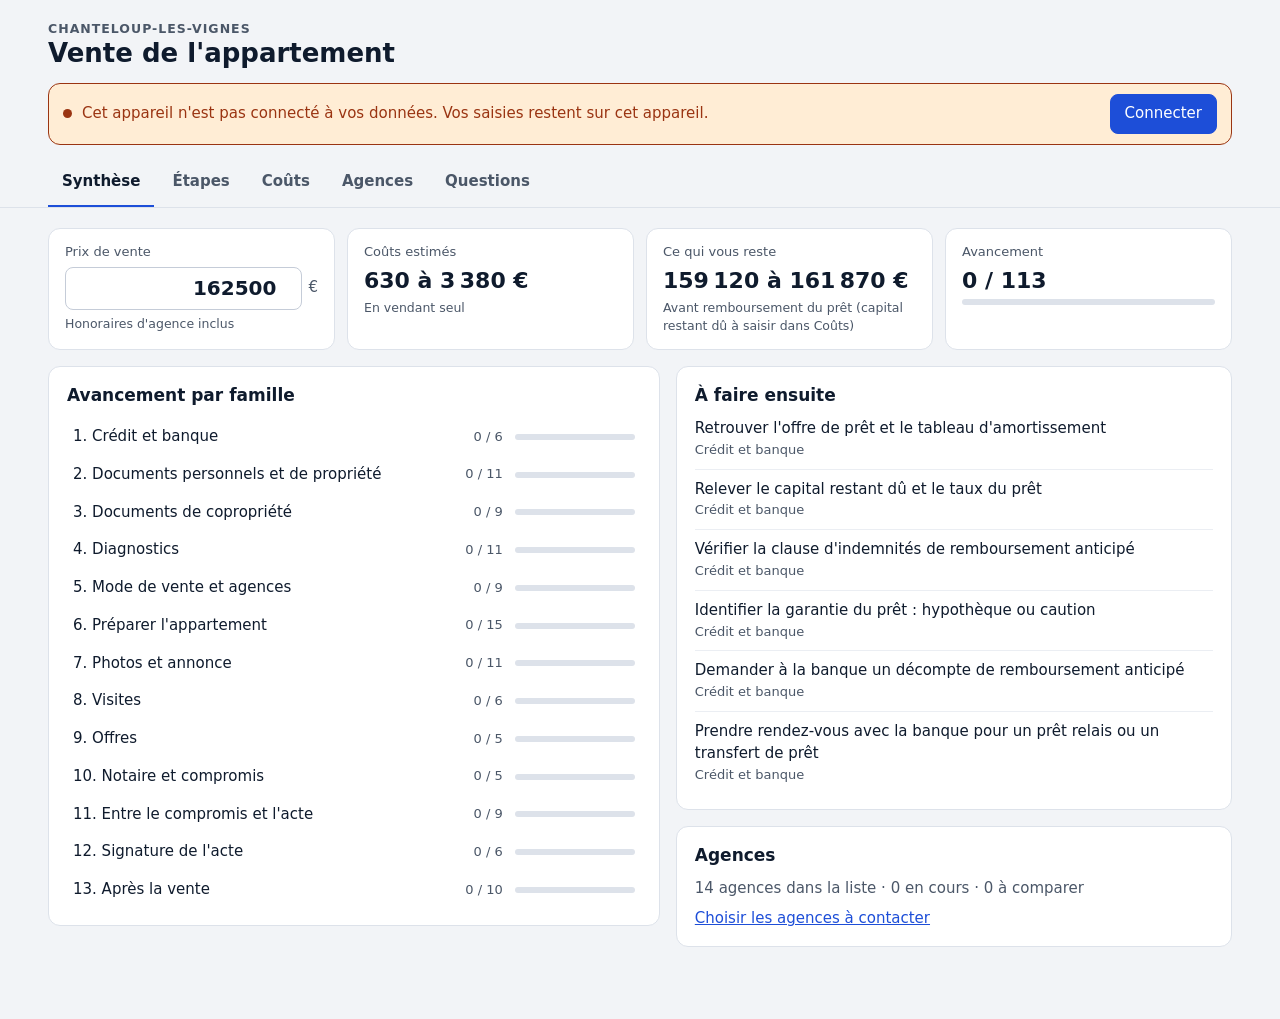
<file: SjgdjLhfjhjdIfnsjhsfjNfjfskCfhsfskLdghsgsV/vente-chanteloup.html>
<!doctype html>
<html lang="fr">
<head>
<meta charset="utf-8">
<meta name="viewport" content="width=device-width, initial-scale=1, viewport-fit=cover">
<meta name="robots" content="noindex, nofollow, noarchive">
<meta name="referrer" content="no-referrer">
<title>Vente appartement Chanteloup</title>
<style>
/* Mise en page : en-tête compact, barre d'onglets collante, un panneau par onglet.
   Grilles larges sur PC, qui s'empilent en une colonne sur téléphone. */
:root {
  --bg: #F2F4F7; --surface: #FFFFFF; --surface-2: #F7F9FB;
  --line: #DDE2EA; --line-soft: #EBEEF3;
  --fg: #0F1B2D; --muted: #4B5768;
  --accent: #1D4ED8; --accent-fg: #FFFFFF; --accent-soft: #E3EBFD;
  --todo-bg: #FFEDD5; --todo-fg: #9A3412;
  --na-bg: #DDE2EA; --na-fg: #1F2A3A;
  --danger: #B42318;
  --field: #FFFFFF; --field-line: #C5CCD8;
  --font-body: "Segoe UI Variable Text", "Segoe UI", system-ui, -apple-system, "Helvetica Neue", Roboto, Arial, sans-serif;
  --font-display: "Segoe UI Variable Display", "Segoe UI", system-ui, -apple-system, "Helvetica Neue", Roboto, Arial, sans-serif;
  color-scheme: light;
}
@media (prefers-color-scheme: dark) {
  :root:not([data-theme="light"]) {
    --bg: #0E141D; --surface: #161E2A; --surface-2: #1B2533;
    --line: #2A3647; --line-soft: #222D3C;
    --fg: #E8EDF4; --muted: #A3AFC0;
    --accent: #7AA2FF; --accent-fg: #0B1220; --accent-soft: #1D2B4A;
    --todo-bg: #4A2A12; --todo-fg: #FFC998;
    --na-bg: #2A3647; --na-fg: #D5DCE6;
    --danger: #FF8A7A;
    --field: #111822; --field-line: #3A475A;
    color-scheme: dark;
  }
}
:root[data-theme="dark"] {
  --bg: #0E141D; --surface: #161E2A; --surface-2: #1B2533;
  --line: #2A3647; --line-soft: #222D3C;
  --fg: #E8EDF4; --muted: #A3AFC0;
  --accent: #7AA2FF; --accent-fg: #0B1220; --accent-soft: #1D2B4A;
  --todo-bg: #4A2A12; --todo-fg: #FFC998;
  --na-bg: #2A3647; --na-fg: #D5DCE6;
  --danger: #FF8A7A;
  --field: #111822; --field-line: #3A475A;
  color-scheme: dark;
}

*, *::before, *::after { box-sizing: border-box; }
html { -webkit-text-size-adjust: 100%; }
[hidden] { display: none !important; }
body { margin: 0; background: var(--bg); color: var(--fg); font-family: var(--font-body); font-size: 15px; line-height: 1.45; }
body::before { content: ""; position: fixed; inset: 0 0 auto; height: env(safe-area-inset-top, 0px); z-index: 10; background: var(--bg); }
h1, h2, h3, p, ul, dl, dd { margin: 0; }
ul { padding: 0; list-style: none; }
a { color: var(--accent); }
button, input, select, textarea { font: inherit; color: inherit; }
:focus-visible { outline: 2px solid var(--accent); outline-offset: 2px; }
.sr { position: absolute; width: 1px; height: 1px; overflow: hidden; clip-path: inset(50%); white-space: nowrap; }
.muted { color: var(--muted); }
.small { font-size: 13px; }

.wrap { max-width: 1240px; margin-inline: auto; padding-left: max(16px, env(safe-area-inset-left, 0px)); padding-right: max(16px, env(safe-area-inset-right, 0px)); }
@media (min-width: 900px) {
  .wrap { padding-left: max(28px, env(safe-area-inset-left, 0px)); padding-right: max(28px, env(safe-area-inset-right, 0px)); }
}

/* En-tête */
.top-in { display: flex; flex-wrap: wrap; align-items: flex-end; justify-content: space-between; gap: 10px 24px; padding-block: 20px 14px; }
.eyebrow { font-size: 12.5px; font-weight: 600; letter-spacing: 0.08em; text-transform: uppercase; color: var(--muted); }
h1 { font-family: var(--font-display); font-size: 26px; line-height: 1.2; font-weight: 700; text-wrap: balance; }
.filebar { display: flex; flex-wrap: wrap; align-items: center; justify-content: space-between; gap: 10px 16px; padding: 10px 14px; margin-bottom: 14px; background: var(--surface); border: 1px solid var(--line); border-radius: 12px; }
.fb-msg { display: flex; align-items: flex-start; gap: 10px; min-width: 0; flex: 1 1 360px; }
.fb-msg p { max-width: 80ch; }
.save-dot { width: 9px; height: 9px; border-radius: 50%; background: var(--muted); flex: 0 0 auto; margin-top: 6px; }
.filebar[data-state="ok"] .save-dot { background: var(--accent); }
.filebar[data-state="warn"] { border-color: var(--todo-fg); background: var(--todo-bg); color: var(--todo-fg); }
.filebar[data-state="warn"] .save-dot { background: var(--todo-fg); }
.filebar[data-state="error"] { border-color: var(--danger); }
.filebar[data-state="error"] .save-dot { background: var(--danger); }
.fb-actions { display: flex; flex-wrap: wrap; gap: 8px; }
.gh-form { margin-bottom: 14px; }
.gh-fields { display: grid; grid-template-columns: repeat(2, minmax(0, 1fr)); gap: 12px; }
@media (max-width: 600px) { .gh-fields { grid-template-columns: minmax(0, 1fr); } }
.gh-actions { display: flex; flex-wrap: wrap; gap: 8px; margin-top: 12px; }
button:disabled { cursor: not-allowed; }
.btn:disabled:hover, .chip:disabled:hover { border-color: var(--field-line); }

/* Onglets */
.tabs { position: sticky; top: env(safe-area-inset-top, 0px); z-index: 5; background: var(--bg); border-bottom: 1px solid var(--line); }
.tabs-in { display: flex; gap: 4px; overflow-x: auto; scrollbar-width: none; }
.tabs a { flex: 0 0 auto; padding: 12px 14px; color: var(--muted); text-decoration: none; font-weight: 600; border-bottom: 2px solid transparent; white-space: nowrap; }
.tabs a:hover { color: var(--fg); }
.tabs a[aria-current="page"] { color: var(--fg); border-bottom-color: var(--accent); }
@media (max-width: 480px) { .tabs-in { gap: 0; } .tabs a { padding: 12px 7px; font-size: 14px; } }

.main { padding-block: 20px 72px; }
.panel { display: flex; flex-direction: column; gap: 16px; }
.card { background: var(--surface); border: 1px solid var(--line); border-radius: 12px; padding: 16px 18px; min-width: 0; }
.card h2 { font-family: var(--font-display); font-size: 17px; font-weight: 600; margin-bottom: 10px; text-wrap: balance; }
.stack { display: flex; flex-direction: column; gap: 16px; min-width: 0; }
.cols { display: grid; grid-template-columns: minmax(0, 1.1fr) minmax(0, 1fr); gap: 16px; align-items: start; }
@media (max-width: 900px) { .cols { grid-template-columns: minmax(0, 1fr); } }

/* Boutons, champs */
.btn { border: 1px solid var(--field-line); background: var(--surface); color: var(--fg); border-radius: 8px; padding: 8px 14px; font-weight: 500; cursor: pointer; min-height: 38px; }
.btn:hover { border-color: var(--fg); }
.btn-primary { background: var(--accent); color: var(--accent-fg); border-color: var(--accent); }
.btn-small { min-height: 30px; padding: 4px 10px; font-size: 13px; }
.btn-link { border: 0; background: transparent; color: var(--danger); padding: 4px 0; cursor: pointer; font-size: 13px; text-decoration: underline; }
.field { display: flex; flex-direction: column; gap: 4px; min-width: 0; }
.field > label, .field > .lab { font-size: 12.5px; font-weight: 500; color: var(--muted); }
.field input, .field select, .field textarea, .money input, .c-poste input {
  width: 100%; min-width: 0; min-height: 38px; padding: 6px 10px; border: 1px solid var(--field-line); border-radius: 8px; background: var(--field); color: var(--fg);
}
.field textarea { resize: vertical; field-sizing: content; min-height: 60px; }
input:disabled { opacity: 0.5; }
input:focus, select:focus, textarea:focus { outline: none; border-color: var(--accent); box-shadow: 0 0 0 3px var(--accent-soft); }
::placeholder { color: var(--muted); opacity: 0.85; }
.money { display: flex; align-items: center; gap: 6px; }
.money input { text-align: right; font-variant-numeric: tabular-nums; }
.money span { color: var(--muted); flex: 0 0 auto; }

.seg { display: inline-flex; gap: 2px; padding: 3px; background: var(--bg); border: 1px solid var(--line); border-radius: 10px; }
.seg button { border: 0; background: transparent; color: var(--muted); font-size: 13px; font-weight: 600; padding: 6px 10px; border-radius: 7px; cursor: pointer; min-height: 32px; white-space: nowrap; }
.seg button:hover { color: var(--fg); }
.seg button[aria-pressed="true"] { background: var(--fg); color: var(--bg); }
.seg button[aria-pressed="true"][data-s="todo"] { background: var(--todo-bg); color: var(--todo-fg); }
.seg button[aria-pressed="true"][data-s="done"] { background: var(--accent); color: var(--accent-fg); }
.seg button[aria-pressed="true"][data-s="na"] { background: var(--na-bg); color: var(--na-fg); }
@media (pointer: coarse) { .seg button { min-height: 44px; } .btn-small { min-height: 40px; } }

.bar { display: block; height: 6px; border-radius: 99px; background: var(--line); overflow: hidden; }
.bar i { display: block; height: 100%; width: 0; background: var(--accent); border-radius: 99px; transition: width 0.2s; }
@media (prefers-reduced-motion: reduce) { .bar i { transition: none; } }

.chips { display: flex; flex-wrap: wrap; gap: 8px; }
.chip { border: 1px solid var(--line); background: var(--surface); color: var(--fg); border-radius: 999px; padding: 6px 13px; font-size: 14px; min-height: 34px; cursor: pointer; }
.chip:hover { border-color: var(--fg); }
.chip[aria-pressed="true"] { background: var(--fg); color: var(--bg); border-color: var(--fg); }
@media (pointer: coarse) { .chip { min-height: 44px; } }

/* Synthèse */
.stats { display: grid; grid-template-columns: repeat(4, minmax(0, 1fr)); gap: 12px; }
@media (max-width: 900px) { .stats { grid-template-columns: repeat(2, minmax(0, 1fr)); } }
@media (max-width: 480px) { .stats { grid-template-columns: minmax(0, 1fr); } }
.stat { background: var(--surface); border: 1px solid var(--line); border-radius: 12px; padding: 14px 16px; display: flex; flex-direction: column; gap: 5px; min-width: 0; }
.stat-label { font-size: 13px; font-weight: 500; color: var(--muted); }
.stat-val { font-family: var(--font-display); font-size: 22px; font-weight: 600; line-height: 1.25; font-variant-numeric: tabular-nums; }
.stat-sub { font-size: 12.5px; color: var(--muted); }
.stat .money input { font-family: var(--font-display); font-size: 20px; font-weight: 600; min-height: 40px; }
.fam-row { display: grid; grid-template-columns: minmax(0, 1fr) auto 120px; align-items: center; gap: 12px; padding: 8px 6px; border-radius: 8px; color: var(--fg); text-decoration: none; }
.fam-row:hover { background: var(--surface-2); }
.fam-row .cnt { font-size: 13px; color: var(--muted); font-variant-numeric: tabular-nums; }
@media (max-width: 480px) { .fam-row { grid-template-columns: minmax(0, 1fr) auto 64px; } }
.next li { padding: 9px 0; border-top: 1px solid var(--line-soft); display: flex; flex-direction: column; gap: 1px; }
.next li:first-child { border-top: 0; padding-top: 0; }
.next a { color: var(--fg); text-decoration: none; font-weight: 500; }
.next a:hover { text-decoration: underline; }
.ag-sum li { display: flex; flex-wrap: wrap; gap: 2px 12px; justify-content: space-between; padding: 8px 0; border-top: 1px solid var(--line-soft); }

/* Étapes */
.steps { display: grid; grid-template-columns: 280px minmax(0, 1fr); gap: 20px; align-items: start; }
.fam-nav { position: sticky; top: calc(env(safe-area-inset-top, 0px) + 64px); display: flex; flex-direction: column; gap: 2px; }
.fam-btn { display: grid; grid-template-columns: 24px minmax(0, 1fr) auto; align-items: center; gap: 8px; width: 100%; text-align: left; border: 0; background: transparent; padding: 8px 10px; border-radius: 8px; cursor: pointer; font-size: 14px; }
.fam-btn:hover { background: var(--surface); }
.fam-btn[aria-pressed="true"] { background: var(--surface); box-shadow: inset 0 0 0 1px var(--line); font-weight: 600; }
.fam-num { font-family: var(--font-display); color: var(--muted); font-variant-numeric: tabular-nums; }
.fam-count { font-size: 12.5px; font-weight: 400; color: var(--muted); font-variant-numeric: tabular-nums; }
.fam-pick { display: none; }
@media (max-width: 900px) {
  .steps { grid-template-columns: minmax(0, 1fr); }
  .fam-nav { display: none; }
  .fam-pick { display: flex; }
}
.fam-head { display: flex; flex-wrap: wrap; align-items: flex-start; justify-content: space-between; gap: 10px 24px; margin-bottom: 10px; }
.fam-head h2 { font-size: 20px; margin-bottom: 2px; }
.fam-titles { min-width: 0; flex: 1 1 320px; }
.fam-prog { display: flex; flex-direction: column; gap: 6px; flex: 0 1 180px; font-size: 13px; color: var(--muted); font-variant-numeric: tabular-nums; }
.note { display: block; width: 100%; min-height: 34px; resize: vertical; field-sizing: content; border: 1px solid transparent; border-bottom-color: var(--line); background: transparent; border-radius: 6px; padding: 6px 8px; font-size: 14px; color: var(--fg); }
.note:hover { border-color: var(--field-line); }
.note:focus { background: var(--field); }
.fam-notewrap { margin-bottom: 6px; }
.item { display: grid; grid-template-columns: minmax(0, 1.25fr) auto minmax(180px, 1fr); gap: 8px 16px; align-items: start; padding: 12px 0; border-top: 1px solid var(--line-soft); }
.item-main { display: flex; flex-direction: column; gap: 2px; min-width: 0; padding-top: 4px; }
.item-label { font-weight: 500; }
.item-hint { font-size: 13px; color: var(--muted); }
.item[data-state="done"] .item-label, .item[data-state="na"] .item-label { color: var(--muted); font-weight: 400; }
@media (max-width: 720px) {
  .item { grid-template-columns: minmax(0, 1fr); }
  .item .seg { display: flex; }
  .item .seg button { flex: 1 1 0; }
}

/* Coûts */
.params { display: grid; grid-template-columns: repeat(5, minmax(0, 1fr)); gap: 14px; align-items: end; }
@media (max-width: 1000px) { .params { grid-template-columns: repeat(2, minmax(0, 1fr)); } }
@media (max-width: 480px) { .params { grid-template-columns: minmax(0, 1fr); } }
.table-card { padding: 0; overflow: hidden; }
.table-scroll { overflow-x: auto; }
.costs { width: 100%; border-collapse: collapse; font-size: 14px; }
.costs th, .costs td { padding: 10px 14px; text-align: left; vertical-align: top; border-top: 1px solid var(--line-soft); font-weight: 400; }
.costs thead th { border-top: 0; font-size: 12px; font-weight: 600; letter-spacing: 0.06em; text-transform: uppercase; color: var(--muted); white-space: nowrap; }
.costs .num { text-align: right; white-space: nowrap; font-variant-numeric: tabular-nums; }
.costs tr.grp th { background: var(--surface-2); font-family: var(--font-display); font-weight: 600; font-size: 14px; }
.costs .c-inc { width: 44px; }
.costs .c-inc input { width: 18px; height: 18px; margin-top: 2px; accent-color: var(--accent); }
.costs .c-exact { width: 170px; }
.costs .c-poste strong { display: block; font-weight: 600; }
.costs .c-poste .hint { display: block; margin-top: 2px; font-size: 13px; color: var(--muted); max-width: 62ch; }
.costs tr.off .c-poste strong, .costs tr.off .c-est, .costs tr.off .c-ret { color: var(--muted); }
.costs .c-ret { font-weight: 600; }
.costs tfoot th, .costs tfoot td { border-top: 1px solid var(--line); background: var(--surface-2); font-family: var(--font-display); font-size: 16px; font-weight: 700; }
.table-foot { padding: 12px 14px; border-top: 1px solid var(--line-soft); }
@media (max-width: 720px) {
  .costs thead { position: absolute; width: 1px; height: 1px; overflow: hidden; clip-path: inset(50%); }
  .costs, .costs tbody, .costs tfoot, .costs tr, .costs th, .costs td { display: block; }
  .costs tr.row { display: grid; grid-template-columns: 28px minmax(0, 1fr); gap: 4px 8px; padding: 12px 14px; border-top: 1px solid var(--line-soft); }
  .costs tr.row > * { padding: 0; border: 0; grid-column: 2; text-align: left; }
  .costs tr.row > .c-inc { grid-column: 1; grid-row: 1 / span 4; width: auto; }
  .costs .c-exact { width: auto; max-width: 220px; }
  .costs .c-est::before { content: "Estimation : "; color: var(--muted); }
  .costs .c-ret::before { content: "Retenu : "; color: var(--muted); font-weight: 400; }
  .costs tfoot tr { display: flex; flex-wrap: wrap; justify-content: space-between; gap: 4px 12px; padding: 12px 14px; border-top: 1px solid var(--line); background: var(--surface-2); }
  .costs tfoot th, .costs tfoot td { padding: 0; border: 0; background: transparent; }
  .costs tfoot .pad { display: none; }
}
.calc > div { display: flex; justify-content: space-between; gap: 16px; padding: 8px 0; border-top: 1px solid var(--line-soft); font-variant-numeric: tabular-nums; }
.calc > div:first-child { border-top: 0; }
.calc dt { color: var(--muted); }
.calc dd { text-align: right; font-weight: 500; }
.calc .calc-total { border-top: 1px solid var(--line); padding-top: 12px; }
.calc .calc-total dt { color: var(--fg); font-weight: 600; }
.calc .calc-total dd { font-family: var(--font-display); font-size: 20px; font-weight: 700; }
.notes-list { display: flex; flex-direction: column; gap: 8px; padding-left: 18px; list-style: disc; font-size: 14px; }
.notes-list li { max-width: 65ch; }

/* Agences */
.ag-grid { display: grid; grid-template-columns: repeat(auto-fill, minmax(min(100%, 430px), 1fr)); gap: 14px; }
.ag { display: flex; flex-direction: column; gap: 12px; }
.ag h2 { margin-bottom: 2px; }
.ag-info { margin-top: 6px; font-size: 13px; color: var(--muted); }
.ag-contact { display: flex; flex-wrap: wrap; align-items: center; gap: 8px 14px; }
.tel { font-weight: 600; font-variant-numeric: tabular-nums; color: var(--fg); text-decoration: none; user-select: all; }
.ag-fields { display: grid; grid-template-columns: repeat(2, minmax(0, 1fr)); gap: 10px; }
.ag-fields .wide { grid-column: 1 / -1; }
@media (max-width: 420px) { .ag-fields { grid-template-columns: minmax(0, 1fr); } }
.ag-foot { display: flex; flex-wrap: wrap; align-items: center; justify-content: space-between; gap: 8px 16px; padding-top: 10px; border-top: 1px solid var(--line-soft); }
.check { display: inline-flex; align-items: center; gap: 8px; min-height: 32px; cursor: pointer; }
.check input { width: 18px; height: 18px; accent-color: var(--accent); }
.add-ag-fields { display: grid; grid-template-columns: repeat(4, minmax(0, 1fr)) auto; gap: 12px; align-items: end; }
@media (max-width: 720px) { .add-ag-fields { grid-template-columns: minmax(0, 1fr); } }

/* Questions */
.callout { padding: 12px 14px; border: 1px dashed var(--field-line); border-radius: 10px; color: var(--muted); margin: 14px 18px 4px; }
.qa-card { padding: 0; }
.qa-scroll { overflow-x: auto; }
.qa { display: flex; flex-direction: column; }
.qa:not(.qa-empty) { min-width: calc(300px + var(--n) * 240px); }
.qa-head, .qa-row { display: grid; gap: 0 14px; padding: 10px 18px; align-items: start; }
.qa:not(.qa-empty) .qa-head, .qa:not(.qa-empty) .qa-row { grid-template-columns: minmax(260px, 1.1fr) repeat(var(--n), minmax(220px, 1fr)); }
.qa-empty .qa-head, .qa-empty .qa-row { grid-template-columns: minmax(0, 1fr); }
.qa-head { background: var(--surface-2); border-top: 1px solid var(--line); align-items: center; }
.qa-head:first-child { border-top: 0; }
.qa-head h3 { font-family: var(--font-display); font-size: 15px; font-weight: 600; }
.qa-col { font-size: 13px; font-weight: 600; color: var(--muted); min-width: 0; }
.qa-row { border-top: 1px solid var(--line-soft); }
.qa-q { padding-top: 6px; max-width: 60ch; }
.qa-lab { position: absolute; width: 1px; height: 1px; overflow: hidden; clip-path: inset(50%); white-space: nowrap; }
.ans { display: block; width: 100%; min-height: 56px; resize: vertical; field-sizing: content; padding: 6px 10px; border: 1px solid var(--field-line); border-radius: 8px; background: var(--field); color: var(--fg); font-size: 14px; }
@media (max-width: 760px) {
  .qa:not(.qa-empty) { min-width: 0; }
  .qa:not(.qa-empty) .qa-head, .qa:not(.qa-empty) .qa-row { grid-template-columns: minmax(0, 1fr); gap: 8px; }
  .qa-col { display: none; }
  .qa-q { font-weight: 500; padding-top: 0; }
  .qa-lab { position: static; width: auto; height: auto; overflow: visible; clip-path: none; display: block; margin-bottom: 3px; font-size: 12.5px; font-weight: 500; color: var(--muted); }
}
</style>
</head>
<body>

<header class="top">
  <div class="wrap top-in">
    <div>
      <p class="eyebrow">Chanteloup-les-Vignes</p>
      <h1>Vente de l'appartement</h1>
    </div>
  </div>
  <div class="wrap">
    <div class="filebar" id="filebar" data-state="warn" role="region" aria-label="Enregistrement des données">
      <div class="fb-msg"><span class="save-dot" aria-hidden="true"></span><p id="fb-text" role="status" aria-live="polite">Chargement…</p></div>
      <div class="fb-actions" id="fb-actions"></div>
    </div>
    <form class="card gh-form" id="gh-form" novalidate hidden>
      <h2>Connexion à vos données</h2>
      <div class="gh-fields">
        <div class="field"><label for="gh-repo">Dépôt GitHub privé</label><input id="gh-repo" type="text" placeholder="identifiant/nom-du-dépôt" autocomplete="off" autocapitalize="off" spellcheck="false"></div>
        <div class="field"><label for="gh-token">Clé d'accès</label><input id="gh-token" type="password" autocomplete="off" spellcheck="false"></div>
      </div>
      <p class="muted small" style="margin-top:8px">La clé est gardée dans ce navigateur, sur cet appareil uniquement.</p>
      <p class="small" id="gh-msg" role="status" style="margin-top:6px"></p>
      <div class="gh-actions">
        <button type="submit" class="btn btn-primary">Connecter</button>
        <button type="button" class="btn" data-fb="cancel">Fermer</button>
        <button type="button" class="btn" data-fb="download">Télécharger une copie des données</button>
        <button type="button" class="btn" data-fb="import">Importer un fichier de données</button>
        <button type="button" class="btn" data-fb="disconnect" id="gh-disconnect" hidden>Déconnecter cet appareil</button>
      </div>
    </form>
    <input type="file" id="file-in" accept=".json,application/json" hidden>
  </div>
</header>

<nav class="tabs" aria-label="Sections du site">
  <div class="wrap tabs-in">
    <a href="#synthese" data-tab="synthese" aria-current="page">Synthèse</a>
    <a href="#etapes" data-tab="etapes">Étapes</a>
    <a href="#couts" data-tab="couts">Coûts</a>
    <a href="#agences" data-tab="agences">Agences</a>
    <a href="#questions" data-tab="questions">Questions</a>
  </div>
</nav>

<main class="wrap main">

  <section class="panel" id="p-synthese" aria-label="Synthèse">
    <div class="stats">
      <div class="stat">
        <label class="stat-label" for="prix-synth">Prix de vente</label>
        <div class="money"><input id="prix-synth" type="number" inputmode="numeric" min="0" step="500" data-doc="reglages" data-path="prix" data-kind="num"><span>€</span></div>
        <p class="stat-sub">Honoraires d'agence inclus</p>
      </div>
      <div class="stat">
        <p class="stat-label">Coûts estimés</p>
        <p class="stat-val" id="st-couts">—</p>
        <p class="stat-sub" id="st-couts-sub"></p>
      </div>
      <div class="stat">
        <p class="stat-label">Ce qui vous reste</p>
        <p class="stat-val" id="st-net">—</p>
        <p class="stat-sub" id="st-net-sub"></p>
      </div>
      <div class="stat">
        <p class="stat-label">Avancement</p>
        <p class="stat-val" id="st-prog">—</p>
        <span class="bar"><i id="st-prog-bar"></i></span>
      </div>
    </div>
    <div class="cols">
      <div class="card">
        <h2>Avancement par famille</h2>
        <ul id="synth-fams"></ul>
      </div>
      <div class="stack">
        <div class="card">
          <h2>À faire ensuite</h2>
          <ul class="next" id="synth-next"></ul>
        </div>
        <div class="card">
          <h2>Agences</h2>
          <div id="synth-ag"></div>
        </div>
      </div>
    </div>
  </section>

  <section class="panel" id="p-etapes" aria-label="Étapes" hidden>
    <div class="steps">
      <div class="fam-nav" id="fam-nav" role="group" aria-label="Familles d'étapes"></div>
      <div class="field fam-pick">
        <label for="fam-select">Famille</label>
        <select id="fam-select"></select>
      </div>
      <div id="fam-body"></div>
    </div>
  </section>

  <section class="panel" id="p-couts" aria-label="Coûts" hidden>
    <div class="card params">
      <div class="field">
        <label for="prix-couts">Prix de vente</label>
        <div class="money"><input id="prix-couts" type="number" inputmode="numeric" min="0" step="500" data-doc="reglages" data-path="prix" data-kind="num"><span>€</span></div>
      </div>
      <div class="field">
        <span class="lab" id="mode-lab">Mode de vente</span>
        <div class="seg" role="group" aria-labelledby="mode-lab">
          <button type="button" data-mode="seul" aria-pressed="true">Vendre seul</button>
          <button type="button" data-mode="agence" aria-pressed="false">Avec agence</button>
        </div>
      </div>
      <div class="field">
        <label for="taux-agence">Honoraires d'agence</label>
        <div class="money"><input id="taux-agence" type="number" inputmode="decimal" min="0" max="15" step="0.1" data-doc="reglages" data-path="tauxAgence" data-kind="num"><span>%</span></div>
      </div>
      <div class="field">
        <label for="crd">Capital restant dû</label>
        <div class="money"><input id="crd" type="number" inputmode="numeric" min="0" step="100" placeholder="à saisir" data-doc="reglages" data-path="crd" data-kind="num"><span>€</span></div>
      </div>
      <div class="field">
        <label for="taux-pret">Taux du prêt</label>
        <div class="money"><input id="taux-pret" type="number" inputmode="decimal" min="0" max="15" step="0.01" placeholder="à saisir" data-doc="reglages" data-path="tauxPret" data-kind="num"><span>%</span></div>
      </div>
    </div>

    <div class="card table-card">
      <div class="table-scroll">
        <table class="costs">
          <thead>
            <tr>
              <th scope="col" class="c-inc"><span class="sr">Compter</span></th>
              <th scope="col">Poste</th>
              <th scope="col" class="num">Estimation</th>
              <th scope="col" class="num">Montant exact</th>
              <th scope="col" class="num">Retenu</th>
            </tr>
          </thead>
          <tbody id="cost-rows"></tbody>
          <tbody id="cost-perso"></tbody>
          <tfoot>
            <tr>
              <td class="pad"></td>
              <th scope="row">Total des coûts</th>
              <td class="pad"></td>
              <td class="pad"></td>
              <td class="num" id="cost-total">—</td>
            </tr>
          </tfoot>
        </table>
      </div>
      <div class="table-foot"><button type="button" class="btn" id="add-cost">Ajouter un coût</button></div>
    </div>

    <div class="cols">
      <div class="card">
        <h2>Ce qui vous reste</h2>
        <dl class="calc">
          <div><dt>Prix de vente</dt><dd id="net-prix">—</dd></div>
          <div><dt>Coûts retenus</dt><dd id="net-couts">—</dd></div>
          <div><dt>Capital restant dû</dt><dd id="net-crd">—</dd></div>
          <div class="calc-total"><dt>Net vendeur estimé</dt><dd id="net-total">—</dd></div>
        </dl>
      </div>
      <div class="card">
        <h2>À savoir</h2>
        <ul class="notes-list">
          <li>Les frais de notaire de la vente sont payés par l'acheteur.</li>
          <li>Les honoraires d'agence ne sont dus qu'à la signature de l'acte, et rien si la vente ne se fait pas.</li>
          <li>Taxe foncière : vous payez l'année entière, et l'acheteur vous rembourse sa part au prorata si l'acte le prévoit.</li>
          <li>Le fonds travaux reste attaché à l'appartement : il ne vous est pas remboursé, sauf accord avec l'acheteur.</li>
          <li>Ces montants sont des estimations. Votre notaire et votre banque confirmeront les chiffres exacts.</li>
        </ul>
      </div>
    </div>
  </section>

  <section class="panel" id="p-agences" aria-label="Agences" hidden>
    <div class="chips" id="ville-chips" role="group" aria-label="Filtrer par ville"></div>
    <p class="muted small">Notes Google relevées le 13 novembre 2026. Cochez « Comparer » pour ouvrir une colonne de réponses dans l'onglet Questions.</p>
    <div class="ag-grid" id="ag-list"></div>
    <div><button type="button" class="btn" id="ag-restore" hidden></button></div>
    <form class="card" id="add-ag" novalidate>
      <h2>Ajouter une agence</h2>
      <div class="add-ag-fields">
        <div class="field"><label for="new-nom">Nom</label><input id="new-nom" type="text" autocomplete="off"></div>
        <div class="field"><label for="new-ville">Ville</label><input id="new-ville" type="text" autocomplete="off"></div>
        <div class="field"><label for="new-tel">Téléphone</label><input id="new-tel" type="text" inputmode="tel" autocomplete="off"></div>
        <div class="field"><label for="new-site">Site web</label><input id="new-site" type="text" inputmode="url" placeholder="https://" autocomplete="off" autocapitalize="off" spellcheck="false"></div>
        <button type="submit" class="btn btn-primary">Ajouter</button>
      </div>
      <p class="muted small" id="add-ag-msg" role="status"></p>
    </form>
  </section>

  <section class="panel" id="p-questions" aria-label="Questions" hidden>
    <div class="card">
      <h2>Agences à comparer</h2>
      <p class="muted" style="margin-bottom:12px">Choisissez les agences que vous interrogez : une colonne de réponses s'ouvre pour chacune.</p>
      <div class="chips" id="q-chips" role="group" aria-label="Agences à comparer"></div>
    </div>
    <div class="card qa-card">
      <div class="qa-scroll"><div class="qa qa-empty" id="qa"></div></div>
    </div>
  </section>

</main>

<script>
(function () {
  'use strict';

  /* ---------- Données de référence ---------- */

  var FAMILIES = [
    { id: 'credit', title: "Crédit et banque", hint: "À lancer en premier : ces informations fixent ce qui vous restera après la vente.", items: [
      ['c1', "Retrouver l'offre de prêt et le tableau d'amortissement"],
      ['c2', "Relever le capital restant dû et le taux du prêt", "À reporter dans l'onglet Coûts."],
      ['c3', "Vérifier la clause d'indemnités de remboursement anticipé", "Plafond légal : 6 mois d'intérêts ou 3 % du capital restant dû. Certaines offres de prêt les suppriment."],
      ['c4', "Identifier la garantie du prêt : hypothèque ou caution", "Hypothèque ou privilège de prêteur de deniers : mainlevée à payer. Caution : rien à payer."],
      ['c5', "Demander à la banque un décompte de remboursement anticipé"],
      ['c6', "Prendre rendez-vous avec la banque pour un prêt relais ou un transfert de prêt", "Sans objet si vous ne rachetez pas un autre bien."]
    ] },
    { id: 'docs', title: "Documents personnels et de propriété", items: [
      ['o1', "Titre de propriété", "Votre acte d'achat. Le notaire qui l'a signé peut en fournir une copie."],
      ['o2', "Pièce d'identité en cours de validité"],
      ['o3', "Livret de famille, contrat de mariage ou PACS", "Selon votre situation."],
      ['o4', "RIB du compte qui recevra le prix de vente"],
      ['o5', "Dernier avis de taxe foncière"],
      ['o6', "Factures des travaux réalisés dans l'appartement"],
      ['o7', "Attestations d'assurance décennale des artisans", "Pour les gros travaux de moins de 10 ans."],
      ['o8', "Autorisations obtenues pour les modifications", "Accord de la copropriété ou de la mairie pour des fenêtres, un balcon fermé, un mur porteur."],
      ['o9', "Attestation d'entretien de la chaudière", "Sans objet sans chaudière individuelle."],
      ['o10', "Factures d'énergie des 12 derniers mois", "Souvent demandées par les acheteurs."],
      ['o11', "Bail et dernières quittances", "Sans objet si l'appartement n'est pas loué."]
    ] },
    { id: 'copro', title: "Documents de copropriété", hint: "À demander au syndic ou à télécharger sur son extranet.", items: [
      ['p0', "Récupérer ses identifiants de l'extranet du syndic"],
      ['p1', "Règlement de copropriété et état descriptif de division", "Avec leurs modificatifs."],
      ['p2', "Procès-verbaux des 3 dernières assemblées générales"],
      ['p3', "Fiche synthétique de la copropriété"],
      ['p4', "Carnet d'entretien de l'immeuble"],
      ['p5', "Appels et relevés de charges des 2 derniers exercices"],
      ['p6', "Montant du fonds travaux attaché au lot"],
      ['p7', "Plan pluriannuel de travaux ou diagnostic technique global", "Sans objet si la copropriété n'en a pas."],
      ['p8', "Pré-état daté", "À remplir soi-même ou à demander au syndic."]
    ] },
    { id: 'diag', title: "Diagnostics", hint: "À faire réaliser par un diagnostiqueur certifié, sauf l'état des risques que vous pouvez faire vous-même.", items: [
      ['d0', "Demander 2 ou 3 devis à des diagnostiqueurs certifiés"],
      ['d1', "DPE (performance énergétique)", "Obligatoire. Valable 10 ans s'il a été réalisé après le 1er juillet 2021."],
      ['d2', "Mesurage loi Carrez", "Obligatoire en copropriété. Sans limite de durée s'il n'y a pas eu de travaux modifiant la surface."],
      ['d3', "Amiante", "Si le permis de construire date d'avant le 1er juillet 1997."],
      ['d4', "Plomb (CREP)", "Si l'immeuble a été construit avant 1949."],
      ['d5', "Électricité", "Si l'installation a plus de 15 ans. Valable 3 ans."],
      ['d6', "Gaz", "Si l'installation a plus de 15 ans. Valable 3 ans. Sans objet s'il n'y a pas de gaz."],
      ['d7', "Termites", "Seulement si la commune est dans une zone délimitée par arrêté préfectoral. Valable 6 mois."],
      ['d8', "État des risques (ERP)", "Obligatoire. Valable 6 mois. Gratuit sur Géorisques, à remettre dès la première visite."],
      ['d9', "Bruit des aérodromes", "Seulement si l'immeuble est dans la zone de bruit d'un aéroport."],
      ['d10', "Télécharger l'attestation DPE recalculée sur le site de l'ADEME", "Seulement si le chauffage est électrique et le DPE antérieur à 2026."]
    ] },
    { id: 'mode', title: "Mode de vente et agences", items: [
      ['m1', "Décider : vendre seul, avec une agence, ou seul puis avec une agence"],
      ['m2', "Choisir 3 ou 4 agences à rencontrer", "Voir l'onglet Agences."],
      ['m3', "Prendre les rendez-vous d'estimation"],
      ['m4', "Poser les questions et noter les réponses", "Voir l'onglet Questions."],
      ['m5', "Demander un avis de valeur écrit à chaque agence"],
      ['m6', "Comparer les honoraires, le mandat et la commercialisation"],
      ['m7', "Négocier les honoraires"],
      ['m8', "Signer le mandat", "Sans objet si vous vendez seul. En mandat simple, vous gardez le droit de vendre vous-même."],
      ['m9', "Fixer le prix d'annonce"]
    ] },
    { id: 'prep', title: "Préparer l'appartement", items: [
      ['a1', "Désencombrer les pièces", "Environ un tiers des meubles et objets en moins."],
      ['a2', "Vider à moitié les placards et rangements"],
      ['a3', "Retirer photos de famille, collections et aimants du frigo"],
      ['a4', "Refaire les joints de la salle de bain et de la cuisine"],
      ['a5', "Réparer les robinets qui fuient"],
      ['a6', "Remplacer les ampoules grillées"],
      ['a7', "Resserrer ou remplacer poignées, prises et interrupteurs"],
      ['a8', "Ajuster les portes qui frottent"],
      ['a9', "Repeindre en teinte neutre les murs marqués ou très colorés"],
      ['a10', "Nettoyer les vitres"],
      ['a11', "Nettoyer à fond la salle de bain et la cuisine"],
      ['a12', "Nettoyer les sols"],
      ['a13', "Supprimer les odeurs et aérer", "Tabac, animaux, cuisine."],
      ['a14', "Ranger la cave, le parking et le balcon"],
      ['a15', "Signaler au syndic les défauts des parties communes", "Hall, éclairage, boîtes aux lettres."]
    ] },
    { id: 'annonce', title: "Photos et annonce", items: [
      ['n1', "Prendre les photos", "Journée lumineuse, lumières allumées, format horizontal, grand angle."],
      ['n2', "Faire un plan de l'appartement"],
      ['n3', "Rédiger le texte de l'annonce", "Étage, ascenseur, exposition, cave, parking, transports, travaux récents."],
      ['n4', "Mention obligatoire : prix et honoraires", "Honoraires inclus ou non, et pourcentage à la charge de l'acquéreur."],
      ['n5', "Mention obligatoire : surface loi Carrez"],
      ['n6', "Mention obligatoire : classes DPE et GES, dépenses d'énergie annuelles estimées", "Classe F ou G : ajouter « logement à consommation énergétique excessive »."],
      ['n7', "Mention obligatoire : nombre de lots et charges annuelles de la copropriété", "Et la procédure en cours si le syndicat est en difficulté."],
      ['n8', "Mention obligatoire : renvoi vers Géorisques pour les risques"],
      ['n9', "Publier l'annonce sur LeBonCoin", "Sans objet si une agence s'en charge."],
      ['n10', "Publier l'annonce sur PAP", "Sans objet si une agence s'en charge."],
      ['n11', "Préparer la fiche à remettre aux visiteurs", "Charges, taxe foncière, DPE, travaux votés, transports, écoles."]
    ] },
    { id: 'visites', title: "Visites", items: [
      ['v1', "Filtrer les appels avant de fixer une visite", "Apport, accord de principe de la banque, délai, bien à vendre avant d'acheter."],
      ['v2', "Regrouper les visites sur des créneaux"],
      ['v3', "Imprimer l'état des risques et le remettre dès la première visite"],
      ['v4', "Ranger les objets de valeur avant chaque visite"],
      ['v5', "Noter les retours des visiteurs"],
      ['v6', "Faire le point après 4 à 6 semaines sans offre sérieuse", "Ajuster le prix, ou confier un mandat simple à une ou deux agences."]
    ] },
    { id: 'offres', title: "Offres", items: [
      ['f1', "Demander une offre écrite", "Prix, mode de financement, délai, durée de validité."],
      ['f2', "Vérifier le financement de l'acheteur", "Attestation de la banque ou du courtier, montant de l'apport."],
      ['f3', "Comparer les offres sur leur solidité, pas seulement sur le prix"],
      ['f4', "Faire une contre-offre écrite", "Sans objet si l'offre vous convient."],
      ['f5', "Accepter l'offre par écrit", "Une offre au prix acceptée par écrit peut vous engager."]
    ] },
    { id: 'compromis', title: "Notaire et compromis", items: [
      ['k1', "Choisir son notaire", "Avoir chacun le sien ne coûte rien de plus."],
      ['k2', "Transmettre au notaire les documents et les diagnostics"],
      ['k3', "Lister le mobilier vendu avec l'appartement et sa valeur", "Cuisine équipée, placards : cela réduit les frais de notaire de l'acheteur."],
      ['k4', "Vérifier le projet de compromis", "Prix, date limite d'obtention du prêt, dépôt de garantie de 5 à 10 %, date prévue de l'acte."],
      ['k5', "Signer le compromis"]
    ] },
    { id: 'attente', title: "Entre le compromis et l'acte", hint: "Environ 2 à 3 mois.", items: [
      ['t1', "Laisser passer les 10 jours de rétractation de l'acheteur"],
      ['t2', "Vérifier avec le notaire que la mairie renonce à préempter", "Elle a 2 mois pour répondre."],
      ['t3', "Vérifier que le notaire a demandé l'état daté au syndic"],
      ['t4', "Suivre l'obtention du prêt de l'acheteur avant la date limite"],
      ['t5', "Demander à la banque le décompte définitif à la date de l'acte"],
      ['t6', "Refaire l'état des risques s'il a plus de 6 mois à la date de l'acte", "Même règle pour le diagnostic termites."],
      ['t7', "Demander des devis de déménagement et réserver une date"],
      ['t8', "Trier, vendre ou donner ce que vous n'emportez pas"],
      ['t9', "Conserver l'assurance habitation et les abonnements jusqu'à l'acte"]
    ] },
    { id: 'acte', title: "Signature de l'acte", items: [
      ['s1', "Vider et nettoyer l'appartement"],
      ['s2', "Faire la visite de l'acheteur juste avant la signature"],
      ['s3', "Relever les compteurs d'eau, d'électricité et de gaz"],
      ['s4', "Rassembler clés, badges, télécommandes et notices"],
      ['s5', "Vérifier le décompte du notaire", "Remboursement du prêt, mainlevée, prorata de taxe foncière, charges."],
      ['s6', "Signer l'acte et remettre les clés"]
    ] },
    { id: 'apres', title: "Après la vente", items: [
      ['z1', "Vérifier la réception des fonds", "Quelques jours à 2 semaines après la signature."],
      ['z2', "Résilier l'assurance habitation"],
      ['z3', "Résilier ou transférer l'électricité et le gaz"],
      ['z4', "Résilier ou transférer internet"],
      ['z5', "Vérifier l'arrêt des prélèvements du prêt et de l'assurance emprunteur"],
      ['z6', "Déclarer le changement d'adresse", "Service-public.fr et réexpédition du courrier par La Poste."],
      ['z7', "Demander le remboursement partiel de la caution", "Sans objet si le prêt était garanti par une hypothèque."],
      ['z8', "Suivre la régularisation des charges avec le syndic"],
      ['z9', "Reporter la plus-value sur la déclaration de revenus", "Sans objet pour une résidence principale."],
      ['z10', "Conserver l'acte de vente et les diagnostics", "La garantie des vices cachés court 2 ans à partir de leur découverte."]
    ] }
  ];

  var COST_GROUPS = [
    { t: "Avant la mise en vente", rows: [
      { id: 'diag', l: "Diagnostics", h: "DPE, Carrez, amiante, plomb, électricité et gaz selon l'âge de l'immeuble. Moins si le DPE et la mesure Carrez sont encore valables. L'état des risques est gratuit sur Géorisques.", min: 250, max: 550 },
      { id: 'preetat', l: "Pré-état daté", h: "0 € si vous le remplissez vous-même, 100 à 300 € si vous le demandez au syndic.", min: 0, max: 300 },
      { id: 'photos', l: "Photos et annonces payantes", h: "Surtout si vous vendez seul. Cochez la case pour le compter.", min: 0, max: 300, opt: true },
      { id: 'travaux', l: "Petits travaux et rafraîchissement", h: "Peinture, joints, petites réparations. Cochez la case pour le compter.", min: 0, max: 500, opt: true }
    ] },
    { t: "Entre le compromis et l'acte", rows: [
      { id: 'etatdate', l: "État daté", h: "Demandé au syndic par le notaire. Plafonné par la loi à 380 € TTC.", min: 380, max: 380 },
      { id: 'agence', l: "Honoraires d'agence", h: "", min: 0, max: 0 }
    ] },
    { t: "Crédit", rows: [
      { id: 'ira', l: "Indemnités de remboursement anticipé", h: "", min: 0, max: 1500 },
      { id: 'mainlevee', l: "Mainlevée d'hypothèque", h: "0 € si le prêt est garanti par une caution. Environ 584 € pour un prêt initial de 100 000 € et 644 € pour 200 000 €.", min: 0, max: 650 }
    ] },
    { t: "Après la vente", rows: [
      { id: 'plusvalue', l: "Impôt sur la plus-value", h: "Exonéré pour une résidence principale. Sinon, saisissez le montant calculé par le notaire.", min: 0, max: 0 },
      { id: 'charges', l: "Charges de copropriété et travaux votés", h: "Régularisation annuelle et travaux votés avant le compromis. Saisissez le montant si vous le connaissez.", min: 0, max: 0, unk: true },
      { id: 'demenagement', l: "Déménagement", h: "Selon le volume et la distance. Cochez la case pour le compter.", min: 500, max: 2000, opt: true }
    ] }
  ];
  var COSTS = [];
  COST_GROUPS.forEach(function (g) { g.rows.forEach(function (r) { COSTS.push(r); }); });

  var AGENCIES = [
    { id: 'acr', nom: "ACR Immobilier", ville: "Andrésy", tel: "01 72 54 70 44", note: "4,9", avis: 154, site: "http://www.acr-immo.fr/" },
    { id: 'davril', nom: "Davril Andrésy", ville: "Andrésy", tel: "01 39 74 67 26", note: "4,6", avis: 194, site: "https://www.vicenzimmobilier.fr/" },
    { id: 'original', nom: "Immobilier Original Place des Arts", ville: "Andrésy", tel: "01 30 74 74 74", note: "4,8", avis: 18, site: "https://www.immoriginal.com/" },
    { id: 'residence-andresy', nom: "La Résidence Andrésy", ville: "Andrésy", tel: "01 39 75 00 32", note: "4,3", avis: 47, site: "https://www.laresidence.fr/agences-immobilieres/andresy" },
    { id: 'orpi', nom: "Orpi Rive de Seine", ville: "Triel-sur-Seine", tel: "01 39 74 74 74", note: "4,6", avis: 211, site: "https://www.orpi.com/rivedeseine/" },
    { id: 'weelodge-triel', nom: "Weelodge Triel", ville: "Triel-sur-Seine", tel: "01 86 37 13 00", note: "4,8", avis: 90, site: "https://www.weelodge.fr/office/office-weelodge-triel" },
    { id: 'centre', nom: "L'Agence du Centre", ville: "Carrières-sous-Poissy", tel: "01 39 74 01 28", note: "4,8", avis: 150, site: "https://www.lagenceducentre.fr/" },
    { id: 'gim', nom: "GIM – Gestion Immobilière Moderne", ville: "Poissy", tel: "01 39 27 12 00", site: "https://www.gim-immo.fr/", info: "17 rue de la Gare. Cabinet familial fondé en 1990, avec une agence à Andrésy. Vente, gestion locative et syndic. Actif à Chanteloup : vérifier s'il est le syndic de votre immeuble." },
    { id: 'immo-poissy', nom: "L'Immobilière de Poissy", ville: "Poissy", tel: "01 39 77 35 91", note: "4,8", avis: 109, site: "https://www.limmobilieredepoissy.com" },
    { id: 'principale', nom: "Agence Principale Poissy", ville: "Poissy", tel: "01 30 06 69 69", note: "4,7", avis: 402, site: "https://agenceprincipalepoissy.com" },
    { id: 'adresse', nom: "L'Adresse Poissy", ville: "Poissy", tel: "01 39 11 23 65", note: "4,6", avis: 235, site: "https://www.ladresse.com/agence/l-adresse-poissy/120" },
    { id: 'residence-poissy', nom: "La Résidence Poissy", ville: "Poissy", tel: "01 30 06 15 50", note: "4,2", avis: 157, site: "https://www.laresidence.fr/" },
    { id: 'saint-louis', nom: "Saint-Louis Immobilier", ville: "Poissy", tel: "01 30 65 30 31", note: "4,1", avis: 319, site: "https://www.stlouis-immo.fr" },
    { id: 'gimcovermeille', nom: "Gimcovermeille", ville: "Poissy", tel: "01 30 65 95 22", note: "4,2", avis: 102, info: "Agence différente de GIM, malgré le nom proche.", site: "https://www.gimcovermeille.com" }
  ];

  var STATUTS = ["À contacter", "Contactée", "Rendez-vous pris", "Estimation reçue", "Retenue", "Écartée"];

  var QUESTIONS = [
    { t: "Connaissance du secteur", q: [
      ['q1', "Combien de ventes avez-vous conclues à Chanteloup depuis 12 mois, et dans quel quartier ou quelle résidence ?"],
      ['q2', "Quel est votre délai moyen de vente, et l'écart moyen entre prix affiché et prix signé ?"],
      ['q3', "Êtes-vous le syndic de mon immeuble, ou le connaissez-vous déjà ?"],
      ['q4', "Quel est le numéro de carte professionnelle (carte T) de l'agence ?"]
    ] },
    { t: "Estimation", q: [
      ['q5', "Sur quelles ventes réelles comparables (pas des annonces) repose votre prix ?"],
      ['q6', "Pouvez-vous me remettre un avis de valeur écrit, avec le prix net vendeur ?"]
    ] },
    { t: "Honoraires", q: [
      ['q7', "Quel est votre taux d'honoraires exact, en TTC, et existe-t-il un minimum forfaitaire ?"],
      ['q8', "Ces honoraires sont-ils négociables ? Quel taux en mandat simple et en mandat exclusif ?"],
      ['q9', "Seront-ils à ma charge ou à celle de l'acquéreur, et comment apparaîtront-ils dans l'annonce ?"],
      ['q10', "Si l'acheteur négocie, acceptez-vous de réduire votre commission pour que la vente se fasse ?"],
      ['q11', "Y a-t-il d'autres frais (photos, publicité, dossier) ou tout est-il compris ?"],
      ['q12', "Confirmez-vous que je ne paie rien si la vente ne se fait pas ?"]
    ] },
    { t: "Mandat", q: [
      ['q13', "Quel mandat proposez-vous, pour quelle durée minimale, et comment le résilier ?"],
      ['q14', "En exclusif, puis-je vendre moi-même sans vous payer ? Et si un acheteur que j'ai trouvé seul vous a aussi contacté ?"],
      ['q15', "Après la fin du mandat, pendant combien de temps vous dois-je une commission pour un acheteur que vous avez présenté ?"],
      ['q16', "Le prix de l'annonce peut-il être baissé sans mon accord écrit ?"]
    ] },
    { t: "Commercialisation", q: [
      ['q17', "Sur quels sites l'annonce sera-t-elle diffusée, et payez-vous pour la mettre en avant ?"],
      ['q18', "Faites-vous des photos professionnelles, une visite virtuelle ?"],
      ['q19', "Combien d'acheteurs déjà financés avez-vous en fichier pour ce type d'appartement ?"],
      ['q20', "Qui sera mon interlocuteur unique ?"],
      ['q21', "Qui organise et fait les visites, et à quelle fréquence aurai-je un compte rendu ?"]
    ] },
    { t: "Sécurité de la vente", q: [
      ['q22', "Comment vérifiez-vous le financement des acheteurs avant une visite ou une offre (simulation bancaire, attestation de courtier) ?"],
      ['q23', "Qui rédige le compromis : vous ou le notaire ?"],
      ['q24', "Gérez-vous la collecte des documents de copropriété et le suivi avec le notaire jusqu'à l'acte ?"],
      ['q25', "Combien de vos ventes l'an dernier sont tombées entre le compromis et l'acte, et pourquoi ?"]
    ] },
    { t: "Comparer avec la vente en direct", q: [
      ['q26', "Qu'apportez-vous de plus qu'une annonce de particulier sur LeBonCoin ou PAP ?"],
      ['q27', "Si je commence seul, accepteriez-vous ensuite un mandat simple à un taux réduit ?"]
    ] }
  ];
  var Q_COUNT = 0;
  QUESTIONS.forEach(function (g) { Q_COUNT += g.q.length; });

  /* ---------- Outils ---------- */

  function $(s, r) { return (r || document).querySelector(s); }
  function $$(s, r) { return Array.prototype.slice.call((r || document).querySelectorAll(s)); }
  function isObj(v) { return v !== null && typeof v === 'object' && !Array.isArray(v); }
  function clone(v) { return v === undefined ? undefined : JSON.parse(JSON.stringify(v)); }
  function deepMerge(a, b) {
    Object.keys(b).forEach(function (k) {
      if (isObj(b[k]) && isObj(a[k])) deepMerge(a[k], b[k]);
      else a[k] = isObj(b[k]) ? clone(b[k]) : b[k];
    });
    return a;
  }
  function nest(path, value) {
    var o = {}, cur = o;
    for (var i = 0; i < path.length - 1; i++) { cur[path[i]] = {}; cur = cur[path[i]]; }
    cur[path[path.length - 1]] = value;
    return o;
  }
  function getPath(o, path) {
    for (var i = 0; i < path.length; i++) { if (!isObj(o)) return undefined; o = o[path[i]]; }
    return o;
  }
  function num(v) { return typeof v === 'number' && isFinite(v) ? v : null; }
  function parseNum(s) {
    s = String(s == null ? '' : s).replace(/\s/g, '').replace(',', '.');
    if (s === '') return null;
    var n = Number(s);
    return isFinite(n) ? n : null;
  }
  var NF = new Intl.NumberFormat('fr-FR', { maximumFractionDigits: 0 });
  function eur(n) { return NF.format(Math.round(n)) + ' €'; }
  function rng(a, b) { a = Math.round(a); b = Math.round(b); return a === b ? eur(a) : NF.format(a) + ' à ' + eur(b); }
  function pct(n) { return String(n).replace('.', ',') + ' %'; }

  function h(tag, attrs) {
    var el = document.createElement(tag), i, c;
    if (attrs) Object.keys(attrs).forEach(function (k) {
      var v = attrs[k];
      if (v == null || v === false) return;
      if (k === 'text') el.textContent = v;
      else if (k === 'hidden') el.hidden = true;
      else el.setAttribute(k, v === true ? '' : v);
    });
    function add(x) {
      if (x == null || x === false) return;
      if (Array.isArray(x)) { x.forEach(add); return; }
      el.appendChild(typeof x === 'string' ? document.createTextNode(x) : x);
    }
    for (i = 2; i < arguments.length; i++) { c = arguments[i]; add(c); }
    return el;
  }

  /* ---------- État et enregistrement sur GitHub ---------- */

  var DOCS = ['reglages', 'etapes', 'couts', 'agences', 'reponses'];
  var DEFAULTS = {
    reglages: { prix: 162500, mode: 'seul', tauxAgence: 5, crd: null, tauxPret: null },
    etapes: { items: {}, familles: {} },
    couts: { lignes: {}, perso: {} },
    agences: { fiches: {}, perso: {}, masquees: {} },
    reponses: { r: {} }
  };
  var S = clone(DEFAULTS);
  var UI_KEY = 'vente-chanteloup-affichage';
  var DRAFT_KEY = 'vente-chanteloup-brouillon';
  var CFG_KEY = 'vente-chanteloup-connexion';
  var FILE_NAME = 'vente-donnees.json';
  var API = 'https://api.github.com';
  var file = { cfg: null, on: false, busy: false, sha: null, dirty: false, rev: 0, saving: false, again: false, timer: 0, conflict: false, error: '', savedAt: null, note: '' };
  var needFit = true;

  function serialize() {
    return JSON.stringify({ application: 'vente-chanteloup', version: 1, modifie: new Date().toISOString(), donnees: S }, null, 2);
  }
  function parseData(txt) {
    if (!txt || !txt.trim()) return {};
    var j = JSON.parse(txt);
    if (isObj(j) && isObj(j.donnees)) j = j.donnees;
    if (!isObj(j)) throw new Error("ce fichier n'est pas un fichier de données de la vente");
    var keys = Object.keys(j);
    if (keys.length && !DOCS.some(function (k) { return isObj(j[k]); })) throw new Error("ce fichier n'est pas un fichier de données de la vente");
    return j;
  }
  function applyData(d) {
    DOCS.forEach(function (k) { S[k] = deepMerge(clone(DEFAULTS[k]), isObj(d[k]) ? clone(d[k]) : {}); });
    needFit = true;
    var a = document.activeElement;
    if (a && a.dataset && a.dataset.path && a.blur) a.blur();
    refresh();
  }

  function saveDraft() {
    try { localStorage.setItem(DRAFT_KEY, JSON.stringify({ dirty: file.dirty, donnees: S })); } catch (e) { /* stockage indisponible */ }
  }
  function loadDraft() {
    try {
      var j = JSON.parse(localStorage.getItem(DRAFT_KEY) || 'null');
      if (isObj(j) && isObj(j.donnees)) {
        DOCS.forEach(function (k) { if (isObj(j.donnees[k])) S[k] = deepMerge(clone(DEFAULTS[k]), j.donnees[k]); });
        file.dirty = !!j.dirty;
      }
    } catch (e) { /* stockage indisponible */ }
  }

  function b64enc(s) {
    var b = new TextEncoder().encode(s), o = '';
    for (var i = 0; i < b.length; i += 0x8000) o += String.fromCharCode.apply(null, b.subarray(i, i + 0x8000));
    return btoa(o);
  }
  function b64dec(s) {
    var bin = atob(String(s).replace(/\s/g, '')), b = new Uint8Array(bin.length);
    for (var i = 0; i < bin.length; i++) b[i] = bin.charCodeAt(i);
    return new TextDecoder().decode(b);
  }

  function gh(cfg, method, path, body) {
    return fetch(API + '/repos/' + cfg.repo + path, {
      method: method, cache: 'no-store',
      headers: { 'Accept': 'application/vnd.github+json', 'Authorization': 'Bearer ' + cfg.token, 'X-GitHub-Api-Version': '2022-11-28' },
      body: body ? JSON.stringify(body) : undefined
    }).then(function (r) {
      return r.json().catch(function () { return {}; }).then(function (j) { return { status: r.status, ok: r.ok, j: j }; });
    }, function () { var e = new Error('pas de connexion à GitHub'); e.net = true; throw e; });
  }
  function httpErr(r) {
    var m = r.status === 401 ? "la clé d'accès est refusée ou expirée"
      : r.status === 403 ? "la clé n'a pas le droit d'écrire dans ce dépôt (permission « Contents : Read and write »)"
      : r.status === 404 ? "dépôt introuvable, ou la clé n'y donne pas accès"
      : 'erreur GitHub ' + r.status;
    var e = new Error(m); e.status = r.status; return e;
  }
  function fpath(cfg) { return '/contents/' + encodeURIComponent(cfg.path || FILE_NAME); }
  function readRemote(cfg) {
    return gh(cfg, 'GET', fpath(cfg)).then(function (r) {
      if (r.status === 404) return { exists: false };
      if (!r.ok) throw httpErr(r);
      return { exists: true, sha: r.j.sha, txt: b64dec(r.j.content || '') };
    });
  }

  function connect(cfg) {
    file.busy = true; file.error = ''; renderBar();
    return gh(cfg, 'GET', '').then(function (r) {
      if (!r.ok) throw httpErr(r);
      return readRemote(cfg);
    }).then(function (r) {
      file.cfg = cfg; file.on = true; file.conflict = false; file.note = '';
      try { localStorage.setItem(CFG_KEY, JSON.stringify(cfg)); } catch (e) { /* la clé devra être ressaisie */ }
      if (!r.exists) { file.sha = null; file.busy = false; return writeFile(); }
      file.sha = r.sha;
      if (file.dirty) { file.conflict = true; return; }
      var d = parseData(r.txt);
      file.savedAt = new Date();
      applyData(d); saveDraft();
    }).then(function () { file.busy = false; renderBar(); }, function (e) {
      file.busy = false; file.error = (e && e.message) || 'erreur inconnue'; file.netError = !!(e && e.net); renderBar();
      throw e;
    });
  }

  function reloadRemote() {
    return readRemote(file.cfg).then(function (r) {
      if (!r.exists) { file.sha = null; file.conflict = false; return writeFile(); }
      var d = parseData(r.txt);
      file.sha = r.sha; file.dirty = false; file.conflict = false; file.error = ''; file.note = ''; file.savedAt = new Date();
      clearTimeout(file.timer);
      applyData(d); saveDraft(); renderBar();
    });
  }

  function writeFile(force) {
    clearTimeout(file.timer);
    if (!file.on) return Promise.resolve();
    if (file.saving) { file.again = true; return Promise.resolve(); }
    var cfg = file.cfg, rev = file.rev, text = serialize();
    file.saving = true; file.error = ''; renderBar();
    var pre = force === true ? readRemote(cfg).then(function (r) { file.sha = r.exists ? r.sha : null; }) : Promise.resolve();
    return pre.then(function () {
      var body = { message: 'Mise à jour des données de la vente', content: b64enc(text) };
      if (file.sha) body.sha = file.sha;
      return gh(cfg, 'PUT', fpath(cfg), body);
    }).then(function (r) {
      if (r.status === 409 || r.status === 422) { var e = new Error('conflit'); e.conflict = true; throw e; }
      if (!r.ok) throw httpErr(r);
      file.sha = r.j.content.sha; file.savedAt = new Date(); file.conflict = false; file.note = '';
      file.dirty = file.rev !== rev; saveDraft();
    }).catch(function (e) {
      if (e && e.conflict) file.conflict = true; else file.error = (e && e.message) || 'erreur inconnue';
    }).then(function () {
      file.saving = false;
      var again = file.again || file.dirty; file.again = false;
      if (again && !file.conflict && !file.error) return writeFile();
      renderBar();
    });
  }

  function checkExternal() {
    if (!file.cfg || file.busy || file.saving || file.conflict) return;
    if (!file.on) { if (file.netError) connect(file.cfg).catch(function () {}); return; }
    if (file.dirty && file.error) { writeFile(); return; }
    var rev = file.rev, sha0 = file.sha;
    readRemote(file.cfg).then(function (r) {
      if (!r.exists || file.saving || file.sha !== sha0 || r.sha === sha0) return;
      if (file.dirty || file.rev !== rev) { file.conflict = true; clearTimeout(file.timer); renderBar(); return; }
      var d = parseData(r.txt);
      file.sha = r.sha; file.savedAt = new Date(); file.note = ' · mis à jour depuis un autre appareil';
      applyData(d); saveDraft(); renderBar();
    }).catch(function () { /* on réessaiera au prochain passage */ });
  }

  function download() {
    var url = URL.createObjectURL(new Blob([serialize()], { type: 'application/json' }));
    var a = h('a', { href: url, download: FILE_NAME });
    document.body.appendChild(a); a.click(); a.remove();
    setTimeout(function () { URL.revokeObjectURL(url); }, 2000);
  }

  function showForm(open) {
    $('#gh-form').hidden = !open;
    if (!open) return;
    $('#gh-repo').value = file.cfg ? file.cfg.repo : '';
    $('#gh-token').value = '';
    $('#gh-token').placeholder = file.cfg ? 'laisser vide pour garder la clé actuelle' : 'github_pat_…';
    $('#gh-msg').textContent = '';
    $('#gh-disconnect').hidden = !file.cfg;
    $('#gh-repo').focus();
  }

  function fbAction(a) {
    if (a === 'setup') showForm($('#gh-form').hidden);
    else if (a === 'cancel') showForm(false);
    else if (a === 'download') download();
    else if (a === 'import') $('#file-in').click();
    else if (a === 'reload') reloadRemote().catch(function (e) { file.error = e.message; renderBar(); });
    else if (a === 'overwrite') { file.conflict = false; writeFile(true); }
    else if (a === 'retry') { if (file.on) writeFile(); else connect(file.cfg).catch(function () {}); }
    else if (a === 'disconnect') {
      try { localStorage.removeItem(CFG_KEY); } catch (e) { /* rien à effacer */ }
      clearTimeout(file.timer);
      file.cfg = null; file.on = false; file.sha = null; file.error = ''; file.conflict = false;
      showForm(false); renderBar();
    }
  }

  function renderBar() {
    var bar = $('#filebar'), state = 'warn', text, btns = [];
    function B(a, label, primary) { btns.push([a, label, primary ? 1 : 0]); }
    var t = file.savedAt ? file.savedAt.toLocaleTimeString('fr-FR', { hour: '2-digit', minute: '2-digit' }) : '';
    if (file.busy) {
      state = 'ok'; text = "Connexion à GitHub…";
    } else if (file.on) {
      if (file.conflict) {
        text = "Les données ont été modifiées sur un autre appareil. Rechargez-les pour voir ces changements, ou gardez les saisies de cet appareil (elles remplaceront les autres).";
        B('reload', 'Recharger les données', true); B('overwrite', 'Garder mes saisies');
      } else if (file.error) {
        state = 'error';
        text = "Enregistrement impossible : " + file.error + ". Vos saisies sont gardées sur cet appareil en attendant.";
        B('retry', 'Réessayer', true); B('setup', 'Connexion');
      } else if (file.saving || file.dirty) {
        state = 'ok'; text = "Enregistrement…";
      } else {
        state = 'ok'; text = "Enregistré sur GitHub à " + t + file.note;
        B('setup', 'Connexion');
      }
    } else if (file.cfg) {
      state = 'error';
      text = "Connexion à GitHub impossible : " + file.error + ". Vos saisies sont gardées sur cet appareil en attendant.";
      B('retry', 'Réessayer', true); B('setup', 'Connexion');
    } else {
      text = "Cet appareil n'est pas connecté à vos données. Vos saisies restent sur cet appareil.";
      B('setup', 'Connecter', true);
    }
    var sig = state + '|' + text + '|' + JSON.stringify(btns);
    if (bar.dataset.sig === sig) return;
    bar.dataset.sig = sig;
    bar.dataset.state = state;
    $('#fb-text').textContent = text;
    var box = $('#fb-actions');
    box.replaceChildren.apply(box, btns.map(function (b) {
      return h('button', { type: 'button', class: 'btn' + (b[2] ? ' btn-primary' : ''), 'data-fb': b[0], text: b[1] });
    }));
  }

  function patch(doc, p, immediate) {
    deepMerge(S[doc], clone(p));
    file.rev++; file.dirty = true; saveDraft();
    if (file.on && !file.conflict) {
      clearTimeout(file.timer);
      file.timer = setTimeout(writeFile, immediate ? 400 : 1500);
    }
    renderBar();
    scheduleRefresh();
  }

  function initFile() {
    loadDraft();
    refresh();
    try {
      var c = JSON.parse(localStorage.getItem(CFG_KEY) || 'null');
      if (isObj(c) && c.repo && c.token) file.cfg = c;
    } catch (e) { /* pas de connexion mémorisée */ }
    renderBar();
    if (file.cfg) connect(file.cfg).catch(function () {});
  }

  /* ---------- Calculs ---------- */

  function itemState(id) { var it = S.etapes.items[id]; return (it && it.s) || 'todo'; }

  function computeCosts() {
    var R = S.reglages, prix = num(R.prix) || 0, out = { rows: {}, min: 0, max: 0 };
    COSTS.forEach(function (row) {
      var st = (S.couts.lignes && S.couts.lignes[row.id]) || {};
      var est, inc = true, locked = false;
      if (row.id === 'agence') {
        if (R.mode === 'agence') { var b = Math.round(prix * (num(R.tauxAgence) || 0) / 100); est = [b, b]; }
        else { est = [0, 0]; locked = true; }
      } else if (row.id === 'ira') {
        var crd = num(R.crd), t = num(R.tauxPret);
        est = (crd != null && t != null) ? [0, Math.round(Math.min(crd * t / 200, crd * 0.03))] : [0, 1500];
      } else {
        est = [row.min, row.max];
        inc = st.inclus == null ? !row.opt : !!st.inclus;
      }
      if (row.id === 'ira') inc = st.inclus == null ? true : !!st.inclus;
      var ex = num(st.exact), lo = est[0], hi = est[1], exact = false;
      if (!inc) { lo = 0; hi = 0; }
      else if (ex != null && !locked) { lo = ex; hi = ex; exact = true; }
      out.rows[row.id] = { est: est, inc: inc, lo: lo, hi: hi, exact: exact, locked: locked };
      out.min += lo; out.max += hi;
    });
    var perso = S.couts.perso || {};
    Object.keys(perso).forEach(function (id) {
      var p = perso[id];
      if (!p || p.suppr) return;
      var m = num(p.montant);
      if (m != null) { out.min += m; out.max += m; }
    });
    return out;
  }

  function allAgencies() {
    var hid = S.agences.masquees || {};
    var list = AGENCIES.filter(function (a) { return !hid[a.id]; });
    var perso = S.agences.perso || {};
    Object.keys(perso).sort().forEach(function (id) {
      var p = perso[id];
      if (!p || p.suppr || !p.nom) return;
      list.push({ id: id, nom: p.nom, ville: p.ville || "Autre", tel: p.tel || "", site: p.site || "", custom: true });
    });
    return list;
  }
  function fiche(id) { return (S.agences.fiches && S.agences.fiches[id]) || {}; }
  function isCmp(id) { return !!fiche(id).comparer; }

  /* ---------- Construction de l'interface ---------- */

  var ui = { fam: 'credit', ville: 'Toutes', tab: 'synthese' };
  var TABS = ['synthese', 'etapes', 'couts', 'agences', 'questions'];
  var famById = {};
  FAMILIES.forEach(function (f) { famById[f.id] = f; });

  function loadUi() {
    try {
      var j = JSON.parse(localStorage.getItem(UI_KEY) || 'null');
      if (isObj(j)) { if (famById[j.fam]) ui.fam = j.fam; if (typeof j.ville === 'string') ui.ville = j.ville; }
    } catch (e) { /* préférence d'affichage facultative */ }
  }
  function saveUi() {
    try { localStorage.setItem(UI_KEY, JSON.stringify({ fam: ui.fam, ville: ui.ville })); } catch (e) { /* facultatif */ }
  }

  var fieldSizing = !!(window.CSS && CSS.supports && CSS.supports('field-sizing', 'content'));
  function fit(t) { if (fieldSizing) return; t.style.height = 'auto'; t.style.height = (t.scrollHeight + 2) + 'px'; }
  function fitAll(root) { if (fieldSizing || !root) return; $$('textarea', root).forEach(function (t) { if (t.offsetParent !== null) fit(t); }); }

  function buildSynth() {
    var ul = $('#synth-fams');
    FAMILIES.forEach(function (f, i) {
      ul.appendChild(h('li', null,
        h('a', { class: 'fam-row', href: '#etapes', 'data-gofam': f.id },
          h('span', { text: (i + 1) + '. ' + f.title }),
          h('span', { class: 'cnt', 'data-famcount': f.id }),
          h('span', { class: 'bar' }, h('i', { 'data-fambar': f.id })))));
    });
  }

  function buildEtapes() {
    var nav = $('#fam-nav'), sel = $('#fam-select'), body = $('#fam-body');
    FAMILIES.forEach(function (f, i) {
      var n = i + 1;
      nav.appendChild(h('button', { type: 'button', class: 'fam-btn', 'data-fam': f.id, 'aria-pressed': 'false' },
        h('span', { class: 'fam-num', text: String(n) }),
        h('span', { text: f.title }),
        h('span', { class: 'fam-count', 'data-famcount': f.id })));
      sel.appendChild(h('option', { value: f.id, text: n + '. ' + f.title }));
      var ul = h('ul');
      f.items.forEach(function (it) {
        var id = it[0], label = it[1], hint = it[2];
        ul.appendChild(h('li', { class: 'item', 'data-state': 'todo', 'data-li': id },
          h('div', { class: 'item-main' },
            h('span', { class: 'item-label', text: label }),
            hint ? h('span', { class: 'item-hint', text: hint }) : null),
          h('div', { class: 'seg', role: 'group', 'aria-label': 'Statut : ' + label },
            h('button', { type: 'button', 'data-item': id, 'data-s': 'todo', 'aria-pressed': 'true', text: 'À faire' }),
            h('button', { type: 'button', 'data-item': id, 'data-s': 'done', 'aria-pressed': 'false', text: 'Fait' }),
            h('button', { type: 'button', 'data-item': id, 'data-s': 'na', 'aria-pressed': 'false', text: 'Sans objet' })),
          h('textarea', { id: 'n-' + id, class: 'note', rows: '1', placeholder: 'Ajouter une note', 'aria-label': 'Note : ' + label, 'data-doc': 'etapes', 'data-path': 'items.' + id + '.n', 'data-kind': 'text' })));
      });
      body.appendChild(h('section', { class: 'fam card', 'data-fam': f.id, 'aria-labelledby': 'fh-' + f.id, hidden: true },
        h('div', { class: 'fam-head' },
          h('div', { class: 'fam-titles' },
            h('h2', { id: 'fh-' + f.id, text: n + '. ' + f.title }),
            f.hint ? h('p', { class: 'muted', text: f.hint }) : null),
          h('div', { class: 'fam-prog' },
            h('span', { 'data-famtext': f.id }),
            h('span', { class: 'bar' }, h('i', { 'data-fambar': f.id })))),
        h('div', { class: 'fam-notewrap' },
          h('label', { class: 'sr', for: 'fn-' + f.id, text: 'Notes sur la famille ' + f.title }),
          h('textarea', { id: 'fn-' + f.id, class: 'note', rows: '1', placeholder: 'Notes sur cette famille', 'data-doc': 'etapes', 'data-path': 'familles.' + f.id + '.n', 'data-kind': 'text' })),
        ul));
    });
  }

  function buildCosts() {
    var tb = $('#cost-rows');
    COST_GROUPS.forEach(function (g) {
      tb.appendChild(h('tr', { class: 'grp' }, h('th', { colspan: '5', scope: 'colgroup', text: g.t })));
      g.rows.forEach(function (r) {
        var canToggle = r.id !== 'agence';
        tb.appendChild(h('tr', { class: 'row', 'data-cost': r.id },
          h('td', { class: 'c-inc' }, canToggle ? h('input', { type: 'checkbox', id: 'inc-' + r.id, 'aria-label': 'Compter : ' + r.l, 'data-doc': 'couts', 'data-path': 'lignes.' + r.id + '.inclus', 'data-kind': 'check', 'data-def': r.opt ? '0' : '1' }) : null),
          h('th', { class: 'c-poste', scope: 'row' }, h('strong', { text: r.l }), h('span', { class: 'hint', 'data-hint': r.id, text: r.h })),
          h('td', { class: 'c-est num', 'data-est': r.id }),
          h('td', { class: 'c-exact' }, h('div', { class: 'money' },
            h('input', { type: 'number', inputmode: 'decimal', min: '0', step: '1', id: 'ex-' + r.id, placeholder: 'si connu', 'aria-label': 'Montant exact : ' + r.l, 'data-doc': 'couts', 'data-path': 'lignes.' + r.id + '.exact', 'data-kind': 'num' }),
            h('span', { text: '€' }))),
          h('td', { class: 'c-ret num', 'data-ret': r.id })));
      });
    });
  }

  function renderPersoCosts() {
    var tb = $('#cost-perso'), perso = S.couts.perso || {};
    var ids = Object.keys(perso).filter(function (id) { return perso[id] && !perso[id].suppr; }).sort();
    var sig = ids.join(',');
    if (tb.dataset.sig === sig) return;
    tb.dataset.sig = sig;
    var rows = [];
    if (ids.length) rows.push(h('tr', { class: 'grp' }, h('th', { colspan: '5', scope: 'colgroup', text: "Mes autres coûts" })));
    ids.forEach(function (id) {
      rows.push(h('tr', { class: 'row', 'data-perso': id },
        h('td', { class: 'c-inc' }),
        h('th', { class: 'c-poste', scope: 'row' }, h('input', { type: 'text', id: 'pl-' + id, placeholder: 'Nom du coût', 'aria-label': 'Nom du coût', 'data-doc': 'couts', 'data-path': 'perso.' + id + '.libelle', 'data-kind': 'text' })),
        h('td', { class: 'c-est num', text: '—' }),
        h('td', { class: 'c-exact' }, h('div', { class: 'money' },
          h('input', { type: 'number', inputmode: 'decimal', min: '0', step: '1', id: 'pm-' + id, placeholder: 'montant', 'aria-label': 'Montant', 'data-doc': 'couts', 'data-path': 'perso.' + id + '.montant', 'data-kind': 'num' }),
          h('span', { text: '€' }))),
        h('td', { class: 'c-ret num' }, h('button', { type: 'button', class: 'btn-link', 'data-delcost': id, text: 'Supprimer' }))));
    });
    tb.replaceChildren.apply(tb, rows);
  }

  function telHref(t) { var d = t.replace(/\D/g, ''); return d.charAt(0) === '0' ? '+33' + d.slice(1) : d; }

  function agCard(a) {
    var base = 'fiches.' + a.id + '.';
    function field(label, key, control, wide) {
      var id = 'ag-' + a.id + '-' + key;
      control.setAttribute('id', id);
      control.setAttribute('data-doc', 'agences');
      control.setAttribute('data-path', base + key);
      return h('div', { class: 'field' + (wide ? ' wide' : '') }, h('label', { for: id, text: label }), control);
    }
    var statut = h('select', { 'data-kind': 'select' }, STATUTS.map(function (s) { return h('option', { value: s, text: s }); }));
    var sub = a.ville + (a.note ? ' · ' + a.note + '/5 sur Google (' + a.avis + ' avis)' : '');
    return h('article', { class: 'card ag', 'data-ag': a.id },
      h('div', null,
        h('h2', { text: a.nom }),
        h('p', { class: 'muted', text: sub }),
        a.info ? h('p', { class: 'ag-info', text: a.info }) : null),
      h('div', { class: 'ag-contact' },
        a.tel ? h('a', { class: 'tel', href: 'tel:' + telHref(a.tel), text: a.tel }) : h('span', { class: 'muted', text: 'Téléphone non renseigné' }),
        a.tel ? h('button', { type: 'button', class: 'btn btn-small', 'data-copy': a.tel, text: 'Copier' }) : null,
        h('a', { 'data-sitelink': a.id, 'data-default': a.site || '', href: a.site || '#', target: '_blank', rel: 'noopener noreferrer', text: 'Site web', hidden: !a.site })),
      h('div', { class: 'ag-fields' },
        field('Statut', 'statut', statut),
        field('Interlocuteur', 'contact', h('input', { type: 'text', 'data-kind': 'text', autocomplete: 'off' })),
        field('Date du rendez-vous', 'rdv', h('input', { type: 'date', 'data-kind': 'text' })),
        field('Honoraires annoncés', 'honoraires', h('input', { type: 'text', 'data-kind': 'text', placeholder: 'ex. 5 % TTC', autocomplete: 'off' })),
        field('Estimation donnée (€)', 'estimation', h('input', { type: 'number', inputmode: 'numeric', min: '0', step: '500', 'data-kind': 'num' })),
        field('Mandat proposé', 'mandat', h('input', { type: 'text', 'data-kind': 'text', placeholder: 'simple, exclusif, durée', autocomplete: 'off' })),
        field('Site web', 'site', h('input', { type: 'text', inputmode: 'url', 'data-kind': 'text', placeholder: a.site || 'https://', autocomplete: 'off', autocapitalize: 'off', spellcheck: 'false' }), true),
        field('Notes', 'notes', h('textarea', { rows: '2', 'data-kind': 'text' }), true)),
      h('div', { class: 'ag-foot' },
        h('label', { class: 'check' },
          h('input', { type: 'checkbox', id: 'ag-' + a.id + '-cmp', 'data-doc': 'agences', 'data-path': base + 'comparer', 'data-kind': 'check', 'data-def': '0' }),
          h('span', { text: "Comparer dans l'onglet Questions" })),
        h('button', { type: 'button', class: 'btn-link', 'data-delag': a.id, text: 'Supprimer' })));
  }

  function renderAgences() {
    var list = allAgencies();
    var villes = ['Toutes'];
    list.forEach(function (a) { if (villes.indexOf(a.ville) < 0) villes.push(a.ville); });
    if (villes.indexOf(ui.ville) < 0) ui.ville = 'Toutes';
    var shown = list.filter(function (a) { return ui.ville === 'Toutes' || a.ville === ui.ville; });
    var sig = ui.ville + '|' + villes.join(',') + '|' + shown.map(function (a) { return [a.id, a.nom, a.ville, a.tel].join(':'); }).join(',');
    var box = $('#ag-list');
    if (box.dataset.sig === sig) return;
    box.dataset.sig = sig;
    var chips = $('#ville-chips');
    chips.replaceChildren.apply(chips, villes.map(function (v) {
      return h('button', { type: 'button', class: 'chip', 'data-ville': v, 'aria-pressed': String(v === ui.ville), text: v });
    }));
    box.replaceChildren.apply(box, shown.map(agCard));
    needFit = true;
  }

  function renderQuestions() {
    var list = allAgencies();
    var chips = $('#q-chips');
    var chipSig = list.map(function (a) { return a.id + ':' + a.nom; }).join(',');
    if (chips.dataset.sig !== chipSig) {
      chips.dataset.sig = chipSig;
      chips.replaceChildren.apply(chips, list.map(function (a) {
        return h('button', { type: 'button', class: 'chip', 'data-cmp': a.id, 'aria-pressed': 'false', text: a.nom });
      }));
    }
    $$('button', chips).forEach(function (b) { b.setAttribute('aria-pressed', String(isCmp(b.dataset.cmp))); });
    var sel = list.filter(function (a) { return isCmp(a.id); });
    var sig = 's:' + sel.map(function (a) { return a.id + ':' + a.nom; }).join(',');
    var qa = $('#qa');
    if (qa.dataset.sig === sig) return;
    qa.dataset.sig = sig;
    qa.classList.toggle('qa-empty', !sel.length);
    if (sel.length) qa.style.setProperty('--n', String(sel.length)); else qa.style.removeProperty('--n');
    var kids = [];
    if (!sel.length) kids.push(h('p', { class: 'callout', text: "Choisissez une ou plusieurs agences ci-dessus pour saisir leurs réponses. Les " + Q_COUNT + " questions sont listées ci-dessous." }));
    QUESTIONS.forEach(function (g) {
      kids.push(h('div', { class: 'qa-head' }, h('h3', { text: g.t }), sel.map(function (a) { return h('div', { class: 'qa-col', text: a.nom }); })));
      g.q.forEach(function (q) {
        kids.push(h('div', { class: 'qa-row' },
          h('p', { class: 'qa-q', text: q[1] }),
          sel.map(function (a) {
            var id = 'r-' + a.id + '-' + q[0];
            return h('div', { class: 'qa-a' },
              h('label', { class: 'qa-lab', for: id, text: a.nom }),
              h('textarea', { id: id, class: 'ans', rows: '2', placeholder: 'Réponse de ' + a.nom, 'data-doc': 'reponses', 'data-path': 'r.' + a.id + '.' + q[0], 'data-kind': 'text' }));
          })));
      });
    });
    qa.replaceChildren.apply(qa, kids);
    needFit = true;
  }

  /* ---------- Mise à jour de l'affichage ---------- */

  function refreshBindings() {
    $$('[data-path]').forEach(function (el) {
      if (el === document.activeElement) return;
      var v = getPath(S[el.dataset.doc], el.dataset.path.split('.'));
      var k = el.dataset.kind;
      if (k === 'check') el.checked = v == null ? el.dataset.def === '1' : !!v;
      else if (k === 'select') el.value = v == null ? el.options[0].value : v;
      else { var s = v == null ? '' : String(v); if (el.value !== s) el.value = s; }
    });
  }

  function setText(sel, t) { $$(sel).forEach(function (e) { if (e.textContent !== t) e.textContent = t; }); }

  function refresh() {
    renderPersoCosts();
    renderAgences();
    renderQuestions();
    refreshBindings();

    /* Étapes */
    var total = 0, done = 0, next = [];
    FAMILIES.forEach(function (f) {
      var r = 0;
      f.items.forEach(function (it) {
        if (itemState(it[0]) !== 'todo') r++;
        else if (next.length < 6) next.push({ fam: f, label: it[1] });
      });
      total += f.items.length; done += r;
      var w = Math.round(r / f.items.length * 100) + '%';
      setText('[data-famcount="' + f.id + '"]', r + ' / ' + f.items.length);
      setText('[data-famtext="' + f.id + '"]', r + ' sur ' + f.items.length + ' réglés');
      $$('[data-fambar="' + f.id + '"]').forEach(function (e) { e.style.width = w; });
    });
    $$('li.item').forEach(function (li) {
      var s = itemState(li.dataset.li);
      if (li.dataset.state === s) return;
      li.dataset.state = s;
      $$('.seg button', li).forEach(function (b) { b.setAttribute('aria-pressed', String(b.dataset.s === s)); });
    });
    $('#st-prog').textContent = done + ' / ' + total;
    $('#st-prog-bar').style.width = Math.round(done / total * 100) + '%';
    var nextUl = $('#synth-next');
    nextUl.replaceChildren.apply(nextUl, next.length ? next.map(function (n) {
      return h('li', null, h('a', { href: '#etapes', 'data-gofam': n.fam.id, text: n.label }), h('span', { class: 'muted small', text: n.fam.title }));
    }) : [h('li', { class: 'muted', text: "Toutes les étapes sont réglées." })]);

    /* Coûts */
    var R = S.reglages, prix = num(R.prix) || 0, C = computeCosts();
    var agence = R.mode === 'agence', crd = num(R.crd), taux = num(R.tauxAgence) || 0;
    $$('[data-mode]').forEach(function (b) { b.setAttribute('aria-pressed', String(b.dataset.mode === (agence ? 'agence' : 'seul'))); });
    $('#taux-agence').disabled = !agence;
    COSTS.forEach(function (row) {
      var c = C.rows[row.id], tr = $('tr[data-cost="' + row.id + '"]');
      tr.classList.toggle('off', !c.inc || c.locked);
      var est = row.unk ? 'à saisir' : rng(c.est[0], c.est[1]);
      if (row.id === 'agence' && agence) est = pct(taux) + ' de ' + eur(prix);
      $('[data-est="' + row.id + '"]').textContent = est;
      $('[data-ret="' + row.id + '"]').textContent = c.inc ? rng(c.lo, c.hi) : 'Non compté';
      var ex = $('#ex-' + row.id);
      ex.disabled = !c.inc || c.locked;
    });
    setText('[data-hint="agence"]', agence
      ? "Payés seulement à la signature de l'acte. Saisissez le montant exact si l'agence annonce un forfait."
      : "Aucune commission si vous vendez vous-même.");
    setText('[data-hint="ira"]', (crd != null && num(R.tauxPret) != null)
      ? "Plafond légal calculé : le plus petit de 6 mois d'intérêts ou 3 % du capital restant dû. 0 € si votre offre de prêt les supprime, ou en cas de mutation, perte d'emploi ou décès."
      : "Exemple pour 120 000 € restants à 2,5 %. Saisissez votre capital restant dû et votre taux ci-dessus pour obtenir votre plafond.");
    var totalTxt = rng(C.min, C.max);
    $('#cost-total').textContent = totalTxt;
    $('#st-couts').textContent = totalTxt;
    $('#st-couts-sub').textContent = agence ? 'Avec agence à ' + pct(taux) : 'En vendant seul';
    var netLo = prix - C.max - (crd || 0), netHi = prix - C.min - (crd || 0);
    var netTxt = rng(netLo, netHi);
    $('#st-net').textContent = netTxt;
    $('#st-net-sub').textContent = crd != null ? "Après coûts et remboursement du prêt" : "Avant remboursement du prêt (capital restant dû à saisir dans Coûts)";
    $('#net-prix').textContent = eur(prix);
    $('#net-couts').textContent = '− ' + totalTxt;
    $('#net-crd').textContent = crd != null ? '− ' + eur(crd) : 'à saisir';
    $('#net-total').textContent = netTxt;

    /* Liens et agences retirées */
    $$('[data-sitelink]').forEach(function (a) {
      var u = String(fiche(a.dataset.sitelink).site || a.dataset.default || '').trim();
      if (u && !/^https?:\/\//i.test(u)) u = /^[a-z][a-z0-9+.-]*:/i.test(u) ? '' : 'https://' + u;
      a.hidden = !u;
      a.setAttribute('href', u || '#');
    });
    var nHid = AGENCIES.filter(function (a) { return (S.agences.masquees || {})[a.id]; }).length;
    $('#ag-restore').hidden = !nHid;
    $('#ag-restore').textContent = nHid > 1 ? 'Remettre les ' + nHid + ' agences supprimées de la liste initiale' : "Remettre l'agence supprimée de la liste initiale";

    /* Résumé des agences */
    var list = allAgencies(), suivies = list.filter(function (a) { var s = fiche(a.id).statut; return s && s !== STATUTS[0]; });
    var box = $('#synth-ag'), kids = [];
    var nCmp = list.filter(function (a) { return isCmp(a.id); }).length;
    kids.push(h('p', { class: 'muted', text: list.length + ' agences dans la liste · ' + suivies.length + ' en cours · ' + nCmp + ' à comparer' }));
    if (suivies.length) kids.push(h('ul', { class: 'ag-sum' }, suivies.map(function (a) {
      var f = fiche(a.id), bits = [f.statut];
      if (f.honoraires) bits.push(f.honoraires);
      if (num(f.estimation) != null) bits.push(eur(f.estimation));
      return h('li', null, h('span', { text: a.nom }), h('span', { class: 'muted', text: bits.join(' · ') }));
    })));
    else kids.push(h('p', { style: 'margin-top:8px' }, h('a', { href: '#agences', text: "Choisir les agences à contacter" })));
    box.replaceChildren.apply(box, kids);

    if (needFit) { needFit = false; fitAll($('#p-' + ui.tab)); }
  }

  var raf = 0;
  function scheduleRefresh() {
    if (raf) return;
    raf = requestAnimationFrame(function () { raf = 0; refresh(); });
  }

  function showFam(id) {
    if (!famById[id]) id = FAMILIES[0].id;
    ui.fam = id;
    $$('.fam').forEach(function (s) { s.hidden = s.dataset.fam !== id; });
    $$('.fam-btn').forEach(function (b) { b.setAttribute('aria-pressed', String(b.dataset.fam === id)); });
    $('#fam-select').value = id;
    fitAll($('.fam[data-fam="' + id + '"]'));
    saveUi();
  }

  function showTab(name) {
    if (TABS.indexOf(name) < 0) name = 'synthese';
    ui.tab = name;
    TABS.forEach(function (t) { $('#p-' + t).hidden = t !== name; });
    $$('.tabs a').forEach(function (a) {
      if (a.dataset.tab === name) a.setAttribute('aria-current', 'page'); else a.removeAttribute('aria-current');
    });
    fitAll($('#p-' + name));
  }

  /* ---------- Événements ---------- */

  function onField(e) {
    var el = e.target;
    if (!el || !el.dataset || !el.dataset.path) return;
    var k = el.dataset.kind, discrete = k === 'check' || k === 'select';
    if (discrete !== (e.type === 'change')) return;
    var v = k === 'num' ? parseNum(el.value) : k === 'check' ? el.checked : el.value;
    patch(el.dataset.doc, nest(el.dataset.path.split('.'), v), discrete);
    if (el.tagName === 'TEXTAREA') fit(el);
  }
  document.addEventListener('input', onField);
  document.addEventListener('change', onField);

  $('#fam-select').addEventListener('change', function (e) { showFam(e.target.value); });

  document.addEventListener('click', function (e) {
    var b = e.target.closest ? e.target.closest('button, a') : null;
    if (!b) return;
    var d = b.dataset;
    if (d.tab) { showTab(d.tab); return; }
    if (d.item && d.s) { patch('etapes', { items: nest([d.item], { s: d.s }) }, true); return; }
    if (d.fam && b.classList.contains('fam-btn')) { showFam(d.fam); return; }
    if (d.gofam) { showFam(d.gofam); showTab('etapes'); window.scrollTo(0, 0); return; }
    if (b.getAttribute('href') === '#agences') { showTab('agences'); return; }
    if (d.mode) { patch('reglages', { mode: d.mode }, true); return; }
    if (d.ville) { ui.ville = d.ville; saveUi(); scheduleRefresh(); return; }
    if (d.cmp) { patch('agences', { fiches: nest([d.cmp], { comparer: !isCmp(d.cmp) }) }, true); return; }
    if (d.copy) {
      var done = function () { b.textContent = 'Copié'; setTimeout(function () { b.textContent = 'Copier'; }, 1500); };
      var fallback = function () {
        var t = b.parentNode.querySelector('.tel');
        if (t && window.getSelection) { var r = document.createRange(); r.selectNodeContents(t); var s = window.getSelection(); s.removeAllRanges(); s.addRange(r); }
        b.textContent = 'Sélectionné';
        setTimeout(function () { b.textContent = 'Copier'; }, 1500);
      };
      try { navigator.clipboard.writeText(d.copy).then(done, fallback); } catch (err) { fallback(); }
      return;
    }
    if (b.id === 'add-cost') {
      var id = 'k' + Date.now().toString(36);
      patch('couts', { perso: nest([id], { libelle: '', montant: null }) }, true);
      refresh();
      var inp = document.getElementById('pl-' + id);
      if (inp) inp.focus();
      return;
    }
    if (d.delcost) { patch('couts', { perso: nest([d.delcost], { suppr: true }) }, true); return; }
    if (d.delag) {
      if (d.armed) {
        var p = { fiches: nest([d.delag], { comparer: false }) };
        if (S.agences.perso && S.agences.perso[d.delag]) p.perso = nest([d.delag], { suppr: true });
        else p.masquees = nest([d.delag], true);
        patch('agences', p, true);
      }
      else { d.armed = '1'; b.textContent = 'Confirmer la suppression'; }
      return;
    }
    if (d.fb) { fbAction(d.fb); return; }
    if (b.id === 'ag-restore') {
      var back = {};
      Object.keys(S.agences.masquees || {}).forEach(function (k) { back[k] = false; });
      patch('agences', { masquees: back }, true);
      return;
    }
  });

  $('#add-ag').addEventListener('submit', function (e) {
    e.preventDefault();
    var nom = $('#new-nom').value.trim(), msg = $('#add-ag-msg');
    if (!nom) { msg.textContent = "Indiquez le nom de l'agence."; $('#new-nom').focus(); return; }
    var id = 'x' + Date.now().toString(36);
    patch('agences', { perso: nest([id], { nom: nom, ville: $('#new-ville').value.trim(), tel: $('#new-tel').value.trim(), site: $('#new-site').value.trim() }) }, true);
    $('#new-nom').value = ''; $('#new-ville').value = ''; $('#new-tel').value = ''; $('#new-site').value = '';
    msg.textContent = nom + " a été ajoutée à la liste.";
    ui.ville = 'Toutes';
  });

  window.addEventListener('hashchange', function () { showTab(location.hash.slice(1)); });
  $('#file-in').addEventListener('change', function (e) {
    var f = e.target.files && e.target.files[0];
    e.target.value = '';
    if (!f) return;
    f.text().then(function (txt) {
      var d = parseData(txt);
      applyData(d);
      file.rev++; file.dirty = true; saveDraft();
      showForm(false);
      if (file.on && !file.conflict) writeFile(); else renderBar();
    }).catch(function (err) { $('#gh-msg').textContent = "Import impossible : " + ((err && err.message) || 'fichier illisible') + "."; });
  });
  $('#gh-form').addEventListener('submit', function (e) {
    e.preventDefault();
    var repo = $('#gh-repo').value.trim().replace(/^https?:\/\/github\.com\//i, '').replace(/\.git$/i, '').replace(/^\/+|\/+$/g, '');
    var token = $('#gh-token').value.trim() || (file.cfg ? file.cfg.token : '');
    var msg = $('#gh-msg');
    if (!/^[\w.-]+\/[\w.-]+$/.test(repo)) { msg.textContent = "Indiquez le dépôt sous la forme identifiant/nom-du-dépôt."; return; }
    if (!token) { msg.textContent = "Collez la clé d'accès créée sur GitHub."; return; }
    msg.textContent = "Connexion…";
    var prev = file.cfg, wasOn = file.on;
    connect({ repo: repo, token: token, path: FILE_NAME }).then(function () { showForm(false); }, function (err) {
      file.cfg = prev; file.on = wasOn; if (wasOn || !prev) file.error = ''; renderBar();
      msg.textContent = "Connexion impossible : " + ((err && err.message) || 'erreur inconnue') + ".";
    });
  });
  window.addEventListener('focus', checkExternal);
  window.addEventListener('online', checkExternal);
  document.addEventListener('visibilitychange', function () {
    if (document.visibilityState === 'hidden') { if (file.dirty && file.on && !file.conflict) writeFile(); }
    else checkExternal();
  });
  setInterval(function () { if (document.visibilityState === 'visible') checkExternal(); }, 30000);
  window.addEventListener('beforeunload', function (e) {
    if (file.dirty && file.on) { e.preventDefault(); e.returnValue = ''; }
  });

  /* ---------- Démarrage ---------- */

  loadUi();
  buildSynth();
  buildEtapes();
  buildCosts();
  showFam(ui.fam);
  showTab(location.hash.slice(1) || 'synthese');
  initFile();
})();
</script>
</body>
</html>
</file>
